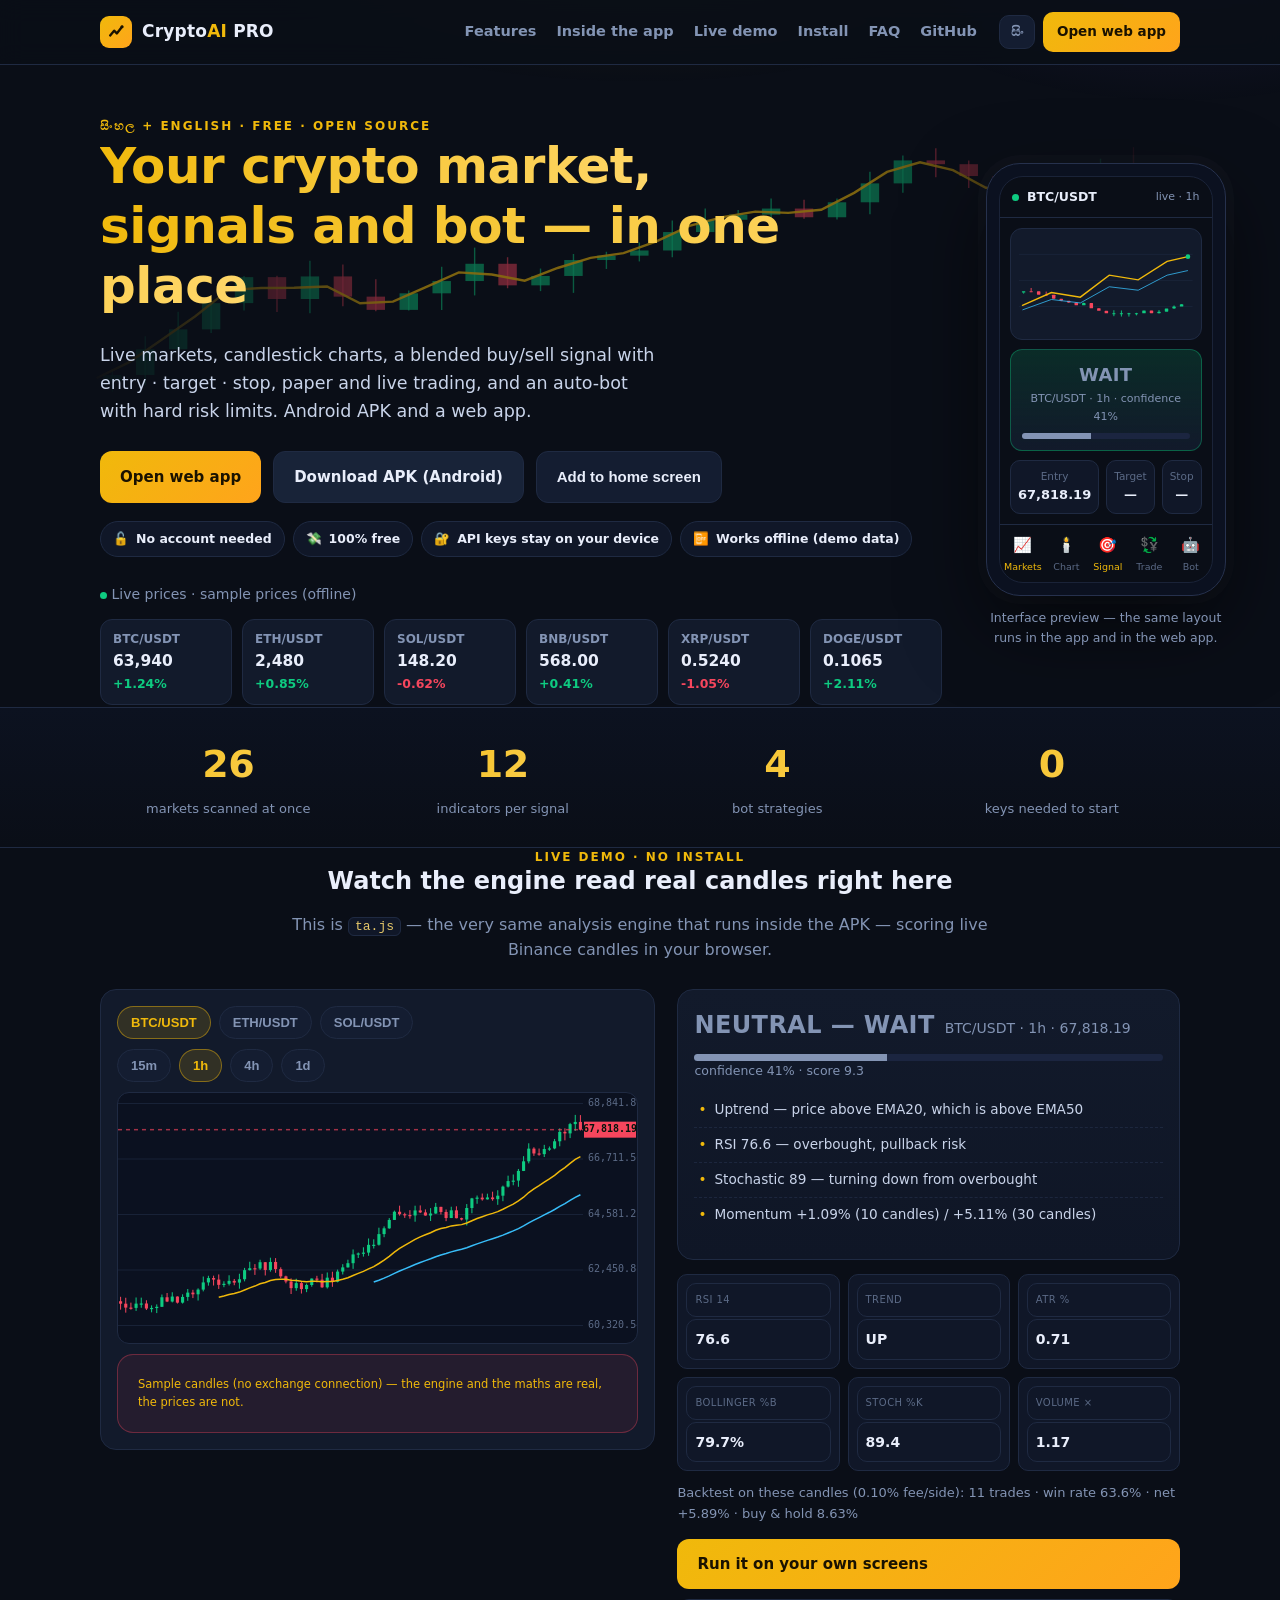
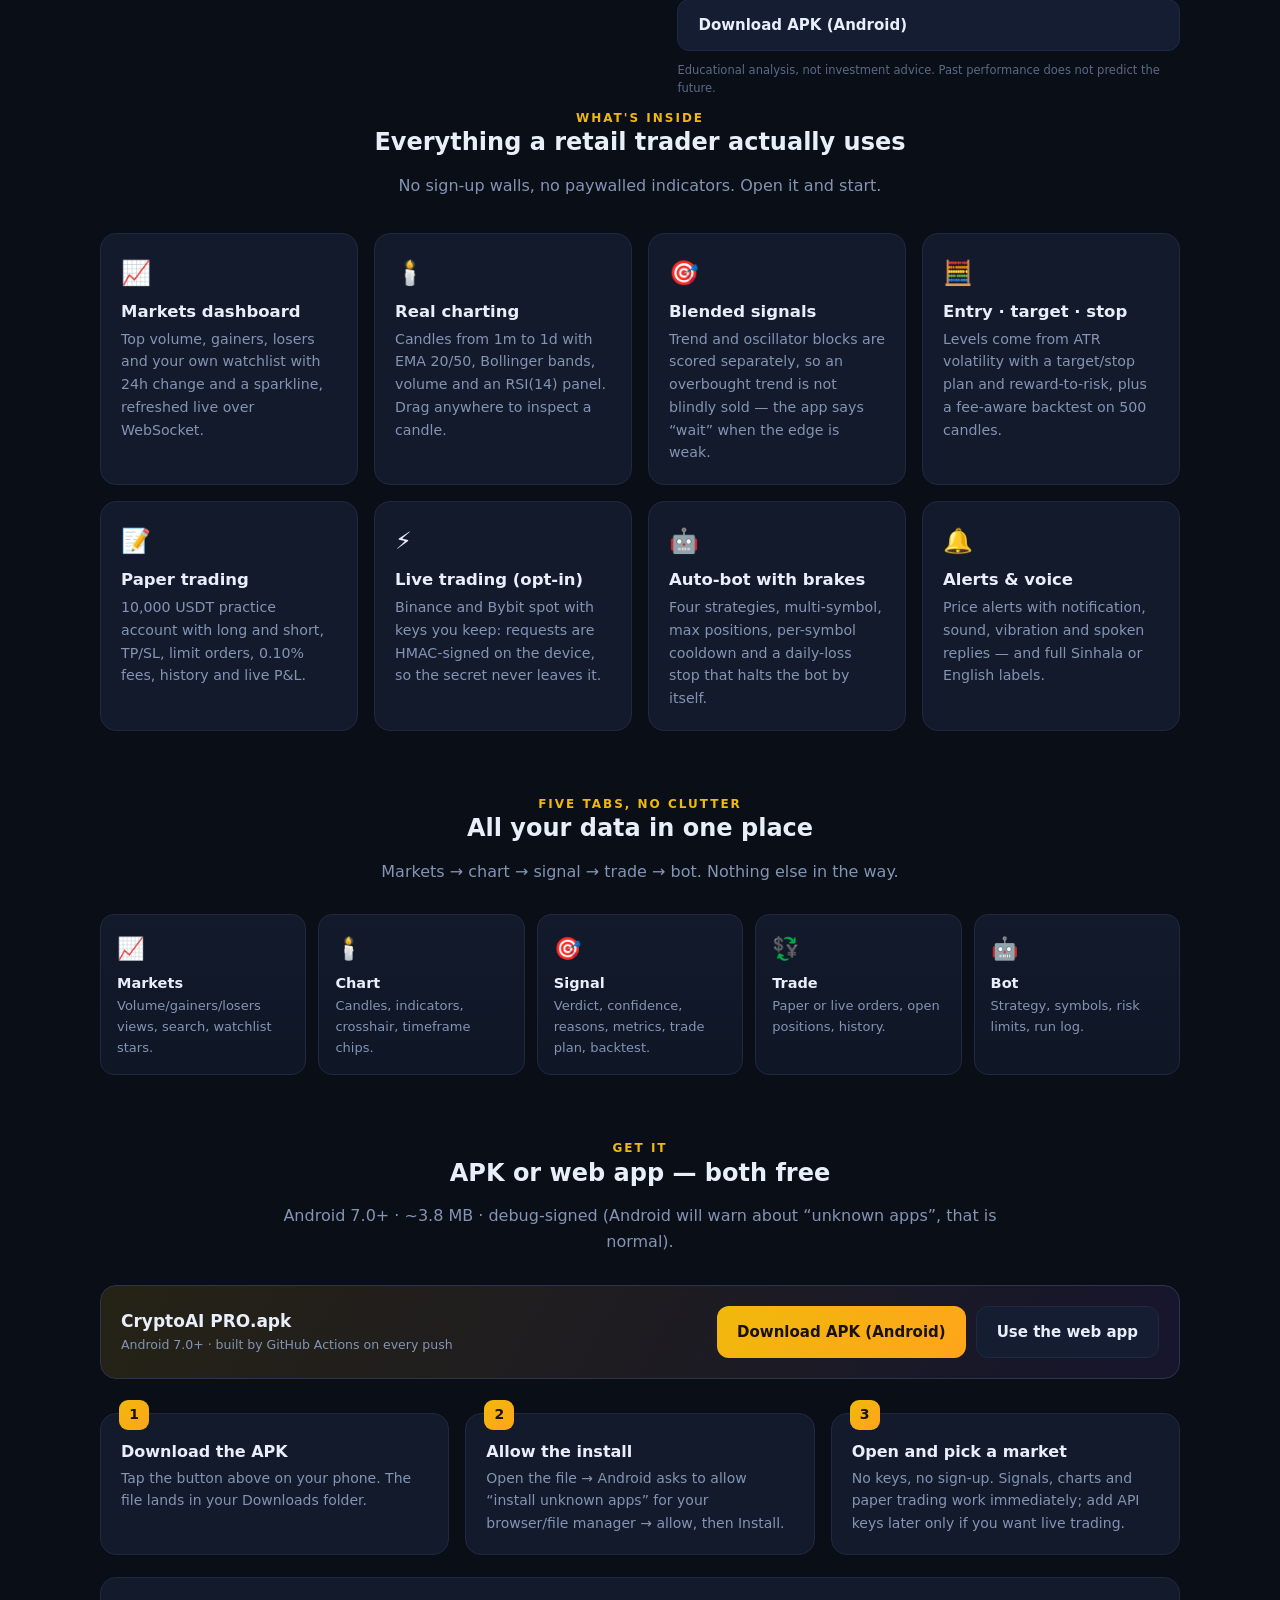
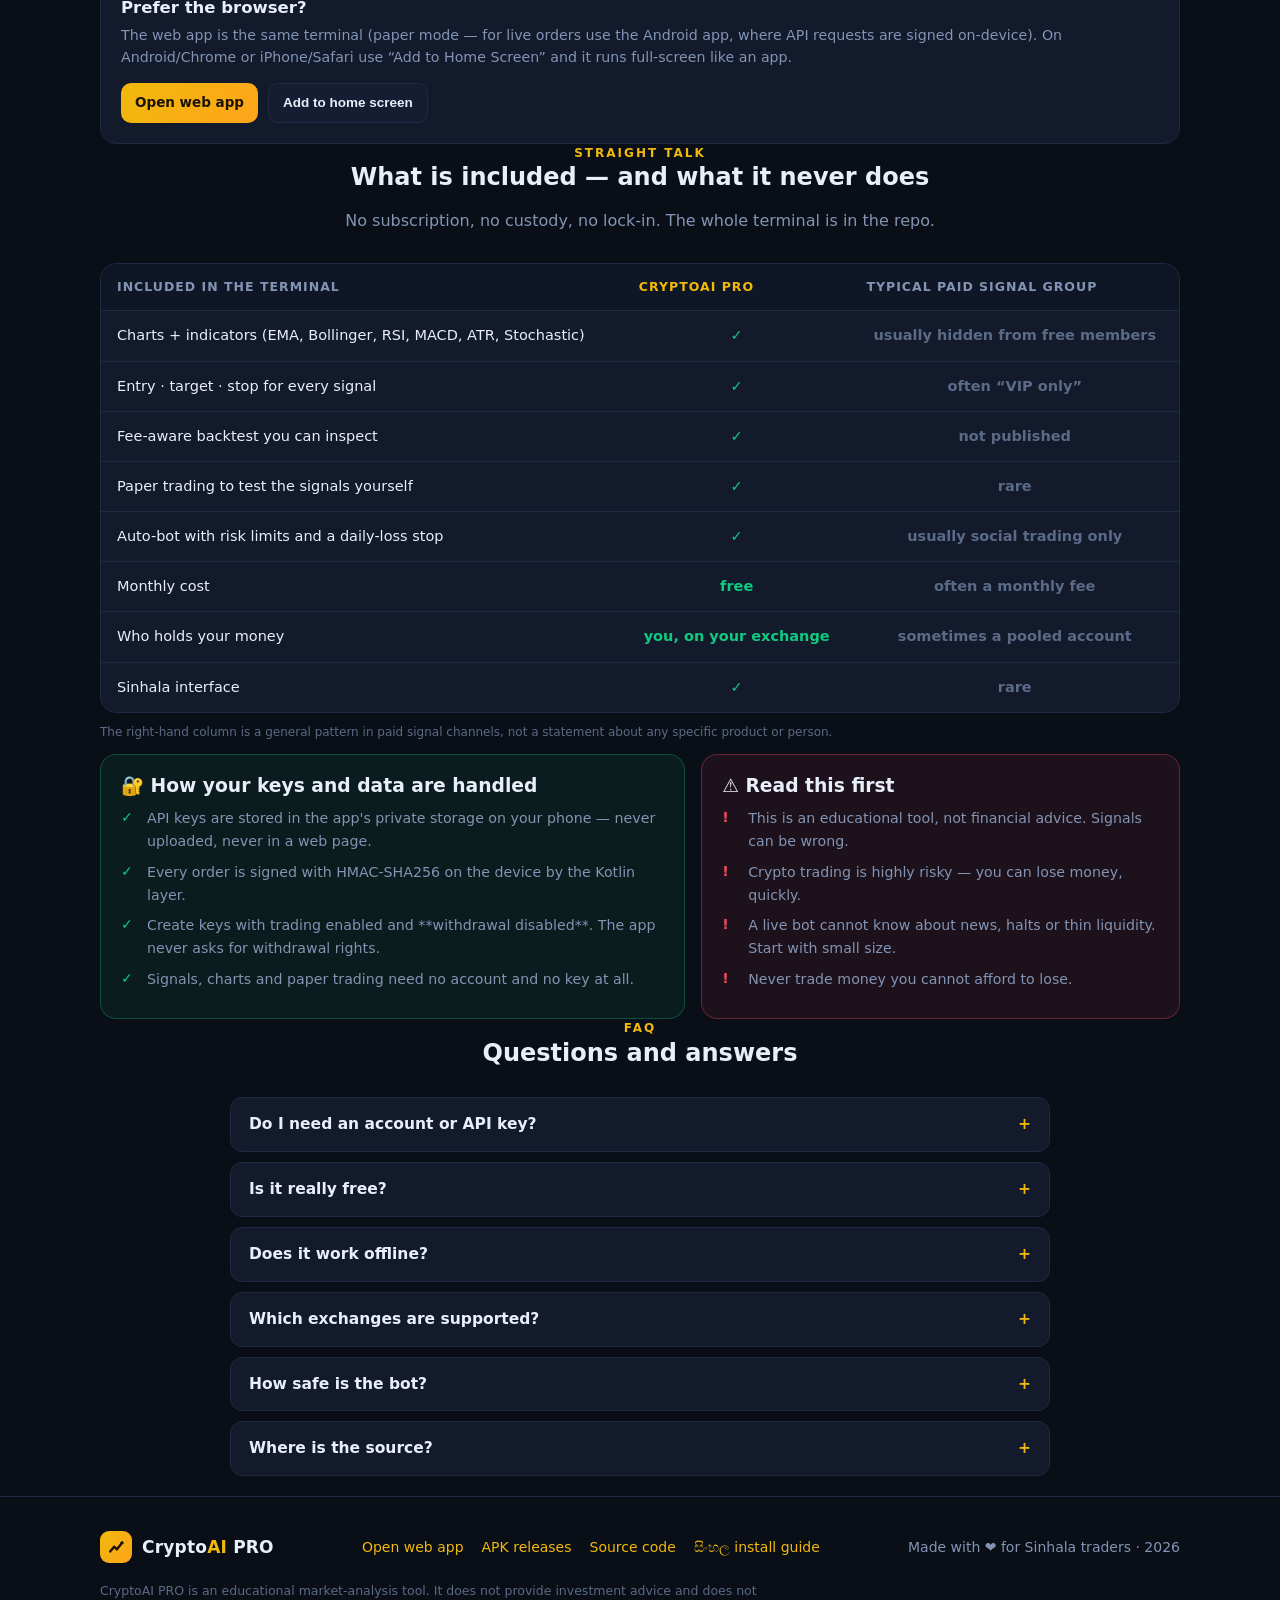
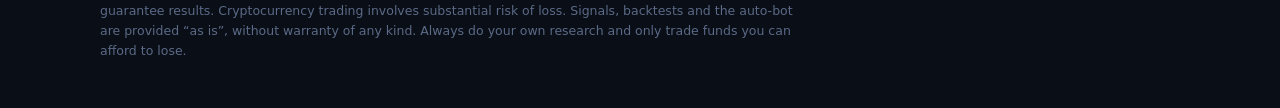
<file: web/index.html>
<!doctype html>
<html lang="en">
<head>
<meta charset="utf-8">
<meta name="viewport" content="width=device-width,initial-scale=1">
<title>CryptoAI PRO — Sinhala + English crypto terminal (APK + Web App)</title>
<meta name="description" content="CryptoAI PRO — free Sinhala/English crypto terminal: live markets, candlestick charts, buy/sell signals with entry/TP/SL, paper and live trading, an auto-bot with risk limits and price alerts. Android APK and a web app — no account needed for signals or paper trading.">
<link rel="canonical" href="https://rusindu12.github.io/Rs-et/">
<meta property="og:url" content="https://rusindu12.github.io/Rs-et/">
<meta name="theme-color" content="#0a0e17">
<meta name="color-scheme" content="dark">

<meta property="og:type" content="website">
<meta property="og:site_name" content="CryptoAI PRO">
<meta property="og:title" content="CryptoAI PRO — Sinhala + English crypto terminal">
<meta property="og:description" content="Live markets, candles, buy/sell signals (entry · TP · SL), paper + live trading, auto-bot with risk limits. Android APK + web app. Free, no account needed.">
<meta property="og:image" content="https://rusindu12.github.io/Rs-et/og-cover.png">
<meta property="og:image:width" content="1200">
<meta property="og:image:height" content="630">
<meta name="twitter:card" content="summary_large_image">
<meta name="twitter:title" content="CryptoAI PRO — Sinhala + English crypto terminal">
<meta name="twitter:description" content="Live markets, candles, signals with entry/TP/SL, paper + live trading, auto-bot. APK + web app.">
<meta name="twitter:image" content="https://rusindu12.github.io/Rs-et/og-cover.png">

<meta name="robots" content="index,follow">
<meta property="og:locale" content="en_US">
<meta property="og:locale:alternate" content="si_LK">
<link rel="preconnect" href="https://api.binance.com" crossorigin>
<link rel="dns-prefetch" href="https://api.binance.com">
<link rel="sitemap" type="application/xml" href="sitemap.xml">
<link rel="icon" href="icons/favicon-32.png" sizes="32x32">
<link rel="apple-touch-icon" href="icons/apple-touch-icon.png">
<link rel="manifest" href="manifest.webmanifest">
<script type="application/ld+json">
{"@context":"https://schema.org","@type":"SoftwareApplication","name":"CryptoAI PRO",
 "applicationCategory":"FinanceApplication","operatingSystem":"Android 7.0+ , Web",
 "description":"Sinhala and English crypto terminal: live markets, candlesticks, signals with entry/target/stop, paper and live trading, auto-bot with risk limits.",
 "offers":{"@type":"Offer","price":"0","priceCurrency":"USD"},
 "downloadUrl":"https://github.com/Rusindu12/Rs-et/releases/download/cryptoai-apk-latest/CryptoAI-PRO.apk",
 "url":"https://rusindu12.github.io/Rs-et/","codeRepository":"https://github.com/Rusindu12/Rs-et"}
</script>

<style>
:root{
  --bg:#0a0e17; --bg2:#0d1424; --card:#121a2b; --card2:#16203a; --line:#1f2a42;
  --txt:#e9eefb; --mut:#8394b4; --dim:#5b6a86;
  --gold:#f0b90b; --gold2:#ffa41b; --up:#0ecb81; --dn:#f6465d; --ai:#8b5cf6; --info:#38bdf8;
  --r:16px; --maxw:1120px;
}
*{box-sizing:border-box}
html{scroll-behavior:smooth}
body{
  margin:0;background:var(--bg);color:var(--txt);
  font:16px/1.6 -apple-system,BlinkMacSystemFont,"Segoe UI",Roboto,"Noto Sans Sinhala",system-ui,sans-serif;
  -webkit-font-smoothing:antialiased;overflow-x:hidden
}
body::before{ /* ambient glow */
  content:"";position:fixed;inset:-20% -10% auto -10%;height:70vh;pointer-events:none;z-index:0;
  background:radial-gradient(50% 60% at 50% 0%,rgba(240,185,11,.16),transparent 70%),
             radial-gradient(35% 50% at 85% 10%,rgba(139,92,246,.14),transparent 70%);
}
a{color:var(--gold);text-decoration:none}
a:hover{text-decoration:underline}
h1,h2,h3{line-height:1.2;margin:0 0 .5em}
img,svg{max-width:100%}
.wrap{max-width:var(--maxw);margin:0 auto;padding:0 20px;position:relative;z-index:1}
section{padding:64px 0;position:relative;z-index:1}
.eyebrow{font-size:12px;letter-spacing:2px;text-transform:uppercase;color:var(--gold);font-weight:700}
.mut{color:var(--mut)}.small{font-size:14px}.tiny{font-size:12.5px}
.center{text-align:center}

/* ---------- header ---------- */
header{
  position:sticky;top:0;z-index:20;background:rgba(10,14,23,.86);backdrop-filter:blur(12px);
  border-bottom:1px solid var(--line)
}
.hbar{max-width:var(--maxw);margin:0 auto;padding:12px 20px;display:flex;align-items:center;gap:14px}
.brand{display:flex;align-items:center;gap:10px;font-weight:800;font-size:17px;letter-spacing:.2px}
.brand .pro{color:var(--gold)}
.logo{width:32px;height:32px;border-radius:9px;background:linear-gradient(135deg,var(--gold),var(--gold2));display:grid;place-items:center;flex:0 0 auto}
nav.top{display:flex;gap:20px;margin-left:auto;font-size:14.5px}
nav.top a{color:var(--mut);font-weight:600}
nav.top a:hover{color:var(--txt);text-decoration:none}
.hbtns{display:flex;gap:8px;align-items:center;margin-left:8px}
.langbtn{background:#141d31;border:1px solid var(--line);color:var(--mut);font-weight:700;font-size:13px;padding:8px 11px;border-radius:10px;cursor:pointer}
.langbtn:hover{color:var(--txt)}

/* ---------- buttons ---------- */
.btn{display:inline-flex;align-items:center;gap:8px;padding:13px 20px;border-radius:12px;font-weight:700;font-size:15px;border:1px solid var(--line);background:#182338;color:var(--txt);cursor:pointer;transition:transform .12s ease}
.btn:hover{transform:translateY(-1px);text-decoration:none}
.btn.primary{background:linear-gradient(135deg,var(--gold),var(--gold2));color:#1a1200;border:0}
.btn.ghost{background:#141d31;color:var(--txt)}
.btn.sm{padding:9px 14px;font-size:13.5px;border-radius:10px}
.btn[disabled]{opacity:.5;cursor:default;transform:none}

/* ---------- hero ---------- */
.hero{display:grid;grid-template-columns:1.06fr .94fr;gap:44px;align-items:center;padding-top:52px}
.hero h1{font-size:clamp(30px,4.4vw,50px);letter-spacing:-.5px}
.hero h1 span{background:linear-gradient(120deg,var(--gold),#ffd76a);-webkit-background-clip:text;background-clip:text;color:transparent}
.hero p.lead{font-size:17.5px;color:#c9d4ea;max-width:50ch}
.cta{display:flex;flex-wrap:wrap;gap:12px;margin:26px 0 18px}
.trust{display:flex;flex-wrap:wrap;gap:8px}
.pill{display:inline-flex;align-items:center;gap:7px;background:#101728;border:1px solid var(--line);border-radius:999px;padding:7px 12px;font-size:12.5px;color:var(--mut)}
.pill b{color:var(--txt);font-weight:600}

/* ---------- price strip ---------- */
.strip{display:flex;gap:10px;overflow-x:auto;padding:6px 0 2px;scrollbar-width:none}
.strip::-webkit-scrollbar{display:none}
.pk{flex:0 0 auto;min-width:132px;background:var(--card);border:1px solid var(--line);border-radius:12px;padding:10px 12px}
.pk .s{font-size:12px;color:var(--mut);font-weight:700}
.pk .p{font-size:15.5px;font-weight:700;font-variant-numeric:tabular-nums}
.pk .c{font-size:12.5px;font-weight:700}
.up{color:var(--up)}.dn{color:var(--dn)}
.livedot{width:7px;height:7px;border-radius:50%;background:var(--up);display:inline-block;animation:pulse 2s infinite}
@keyframes pulse{0%{box-shadow:0 0 0 0 rgba(14,203,129,.5)}70%{box-shadow:0 0 0 8px rgba(14,203,129,0)}100%{box-shadow:0 0 0 0 rgba(14,203,129,0)}}

/* ---------- phone mockup ---------- */
.phone{
  width:min(330px,100%);margin:0 auto;background:#0b1120;border:1px solid #26314d;border-radius:34px;
  padding:12px;box-shadow:0 30px 80px rgba(0,0,0,.55),0 0 0 8px rgba(255,255,255,.02)
}
.screen{background:var(--bg);border-radius:24px;overflow:hidden;border:1px solid #1a2338}
.sbar{display:flex;align-items:center;gap:8px;padding:10px 12px;border-bottom:1px solid var(--line);font-size:12.5px}
.sbar .dot{width:7px;height:7px;border-radius:50%;background:var(--up)}
.sbar .nm{font-weight:800}
.sbar .mut{margin-left:auto;font-size:11px}
.sbody{padding:10px}
.chartbox{background:var(--card);border:1px solid var(--line);border-radius:12px;padding:8px}
.verd{margin-top:9px;background:linear-gradient(180deg,rgba(14,203,129,.16),var(--card));border:1px solid rgba(14,203,129,.35);border-radius:12px;padding:11px;text-align:center}
.verd .v{font-weight:900;font-size:18px;color:var(--up);letter-spacing:.4px}
.verd .m{font-size:11px;color:var(--mut)}
.bar{height:6px;border-radius:4px;background:#1b2540;overflow:hidden;margin:8px auto 0;max-width:170px}
.bar i{display:block;height:100%;width:66%;background:var(--up)}
.lv{display:grid;grid-template-columns:1fr 1fr 1fr;gap:7px;margin-top:9px}
.lv div{background:#101728;border:1px solid var(--line);border-radius:10px;padding:7px;text-align:center;font-size:10.5px;color:var(--dim)}
.lv b{display:block;font-size:13px;color:var(--txt);font-variant-numeric:tabular-nums}
.sn{display:flex;border-top:1px solid var(--line);font-size:9.5px;color:var(--dim)}
.sn span{flex:1;text-align:center;padding:8px 2px}
.sn span.on{color:var(--gold)}
.sn span i{display:block;font-style:normal;font-size:15px;margin-bottom:2px}

/* ---------- cards ---------- */
.grid{display:grid;gap:16px;grid-template-columns:repeat(4,1fr)}
.card{background:var(--card);border:1px solid var(--line);border-radius:var(--r);padding:20px;transition:border-color .15s ease,transform .15s ease}
.card:hover{border-color:#2c3a5c;transform:translateY(-2px)}
.card .ic{font-size:24px;margin-bottom:10px}
.card h3{font-size:16.5px;margin-bottom:6px}
.card p{margin:0;color:var(--mut);font-size:14.2px}
.span2{grid-column:span 2}

/* ---------- tabs showcase ---------- */
.tabsbox{display:grid;gap:12px;grid-template-columns:repeat(5,1fr)}
.tabcard{background:linear-gradient(180deg,#121a2b,#0f1626);border:1px solid var(--line);border-radius:14px;padding:16px}
.tabcard .ic{font-size:22px}
.tabcard h3{font-size:14.5px;margin:8px 0 4px}
.tabcard p{margin:0;font-size:13px;color:var(--mut)}

/* ---------- steps ---------- */
.steps{display:grid;gap:16px;grid-template-columns:repeat(3,1fr);counter-reset:s}
.step{background:var(--card);border:1px solid var(--line);border-radius:var(--r);padding:20px;position:relative}
.step::before{counter-increment:s;content:counter(s);position:absolute;top:-14px;left:18px;width:30px;height:30px;border-radius:9px;background:linear-gradient(135deg,var(--gold),var(--gold2));color:#1a1200;font-weight:900;display:grid;place-items:center;font-size:14px}
.step h3{font-size:16px;margin:8px 0 6px}
.step p{margin:0;color:var(--mut);font-size:14px}
.dlbox{display:flex;flex-wrap:wrap;gap:14px;align-items:center;justify-content:space-between;background:linear-gradient(120deg,rgba(240,185,11,.12),rgba(139,92,246,.10));border:1px solid #2c3550;border-radius:var(--r);padding:20px}
.dlbox .meta{font-size:12.5px;color:var(--mut)}
code{background:#101728;border:1px solid var(--line);border-radius:6px;padding:1px 6px;font-size:13px;color:#e6c86a}

/* ---------- safety ---------- */
.safety{display:grid;gap:16px;grid-template-columns:1.1fr .9fr}
.warn{background:rgba(246,70,93,.08);border:1px solid rgba(246,70,93,.35);border-radius:var(--r);padding:20px}
.safe{background:rgba(14,203,129,.07);border:1px solid rgba(14,203,129,.3);border-radius:var(--r);padding:20px}
ul.ticks{margin:10px 0 0;padding-left:0;list-style:none}
ul.ticks li{position:relative;padding-left:26px;margin-bottom:8px;color:var(--mut);font-size:14.2px}
ul.ticks li::before{content:"✓";position:absolute;left:0;top:-1px;color:var(--up);font-weight:800}
.warn ul.ticks li::before{content:"!";color:var(--dn)}

/* ---------- faq ---------- */
.faq{max-width:820px;margin:0 auto}
details{background:var(--card);border:1px solid var(--line);border-radius:12px;padding:14px 18px;margin-bottom:10px}
details[open]{border-color:#2c3a5c}
summary{cursor:pointer;font-weight:700;font-size:15.5px;list-style:none}
summary::-webkit-details-marker{display:none}
summary::after{content:"+";float:right;color:var(--gold);font-weight:800}
details[open] summary::after{content:"–"}
details p{margin:10px 0 0;color:var(--mut);font-size:14.3px}

/* ---------- footer ---------- */
footer{border-top:1px solid var(--line);padding:34px 0;margin-top:20px;position:relative;z-index:1}
.fgrid{display:flex;flex-wrap:wrap;gap:16px;justify-content:space-between;align-items:center}
.flinks{display:flex;flex-wrap:wrap;gap:18px;font-size:14px}
.disclaimer{color:var(--dim);font-size:12.5px;margin-top:18px;max-width:90ch}

/* ---------- hero canvas ---------- */
.hero{position:relative}
#heroCanvas{position:absolute;inset:0;width:100%;height:100%;opacity:.55;pointer-events:none;z-index:0;
  mask-image:linear-gradient(90deg,transparent,#000 30%,#000 70%,transparent)}
.hero > div{position:relative;z-index:1}

/* ---------- stats band ---------- */
.band{border-top:1px solid var(--line);border-bottom:1px solid var(--line);background:linear-gradient(180deg,#0c1220,#0a0e17)}
.stats{display:grid;grid-template-columns:repeat(4,1fr);gap:18px;padding:26px 20px}
.stat{text-align:center}
.stat b{display:block;font-size:clamp(26px,3.4vw,38px);font-weight:900;letter-spacing:-.5px;
  background:linear-gradient(120deg,var(--gold),#ffd76a);-webkit-background-clip:text;background-clip:text;color:transparent}
.stat span{font-size:13px;color:var(--mut)}

/* ---------- live demo ---------- */
.demo{display:grid;grid-template-columns:1.05fr .95fr;gap:22px;align-items:start}
.panel{background:var(--card);border:1px solid var(--line);border-radius:var(--r);padding:16px}
.chips{display:flex;gap:8px;flex-wrap:wrap;margin-bottom:10px}
.chip{padding:8px 13px;border-radius:999px;background:#141d31;border:1px solid var(--line);color:var(--mut);
  font-size:13px;font-weight:700;cursor:pointer}
.chip.on{background:rgba(240,185,11,.14);border-color:rgba(240,185,11,.45);color:var(--gold)}
.chartwrap{position:relative;border:1px solid var(--line);border-radius:12px;overflow:hidden;background:#0b1120}
#demoChart{display:block;width:100%;height:250px}
.charttip{position:absolute;pointer-events:none;background:rgba(10,14,23,.94);border:1px solid var(--line);border-radius:8px;
  padding:6px 9px;font-size:11px;display:none;font-variant-numeric:tabular-nums}
.vcard{border:1px solid var(--line);border-radius:var(--r);padding:16px;background:linear-gradient(180deg,#121a2b,#0f1626)}
.vcard.buy{border-color:rgba(14,203,129,.4);background:linear-gradient(180deg,rgba(14,203,129,.13),#0f1626)}
.vcard.sell{border-color:rgba(246,70,93,.4);background:linear-gradient(180deg,rgba(246,70,93,.13),#0f1626)}
.vrow{display:flex;align-items:baseline;gap:10px;flex-wrap:wrap}
.vbadge{font-size:24px;font-weight:900;letter-spacing:.4px;color:var(--mut)}
.vcard.buy .vbadge{color:var(--up)}.vcard.sell .vbadge{color:var(--dn)}
.gauge{height:7px;border-radius:4px;background:#1b2540;overflow:hidden;margin-top:10px}
.gauge i{display:block;height:100%;width:0;background:var(--up);transition:width .5s ease}
.reasons{list-style:none;margin:12px 0 0;padding:0;font-size:13.6px;color:#c9d4ea}
.reasons li{padding:6px 0 6px 20px;position:relative;border-bottom:1px dashed rgba(31,42,66,.85)}
.reasons li:last-child{border-bottom:0}
.reasons li::before{content:"•";position:absolute;left:4px;color:var(--gold)}
.lrow{display:grid;grid-template-columns:1fr 1fr 1fr;gap:8px;margin-top:12px}
.lrow div{background:#101728;border:1px solid var(--line);border-radius:10px;padding:8px;text-align:center;font-size:10.5px;color:var(--dim)}
.lrow b{display:block;font-size:14px;color:var(--txt);font-variant-numeric:tabular-nums}
.mini{display:grid;grid-template-columns:repeat(3,1fr);gap:8px;margin-top:14px}
.mini div{background:#101728;border:1px solid var(--line);border-radius:10px;padding:8px}
.mini .k{font-size:10px;color:var(--dim);text-transform:uppercase;letter-spacing:.4px}
.mini .v{font-size:14px;font-weight:700;margin-top:2px;font-variant-numeric:tabular-nums}
.btline{margin-top:12px;font-size:13px;color:var(--mut)}
.btline b{color:var(--txt)}
.srcnote{font-size:11.5px;color:var(--dim);margin-top:10px}
.srcnote.warn{color:var(--gold)}
.demo-cta{display:grid;grid-template-columns:1fr;gap:10px;margin-top:14px}
.block{display:block;width:100%}

/* ---------- included matrix ---------- */
.cmp{overflow-x:auto;border:1px solid var(--line);border-radius:var(--r);background:var(--card)}
table.matrix{width:100%;border-collapse:collapse;min-width:560px;font-size:14.5px}
table.matrix th,table.matrix td{padding:13px 16px;text-align:left;border-bottom:1px solid var(--line)}
table.matrix thead th{font-size:12.5px;letter-spacing:1px;text-transform:uppercase;color:var(--mut);background:#0f1626}
table.matrix thead th:nth-child(2){color:var(--gold)}
table.matrix td:nth-child(2),table.matrix td:nth-child(3){text-align:center;font-weight:700}
table.matrix tr:last-child td{border-bottom:0}
.yes{color:var(--up)}.no{color:var(--dim)}
.fineprint{font-size:12px;color:var(--dim);margin-top:10px}

/* ---------- misc ---------- */
.reveal{opacity:0;transform:translateY(14px);transition:opacity .5s ease,transform .5s ease}
.reveal.in{opacity:1;transform:none}
.skip{position:absolute;left:-9999px;top:0;background:var(--gold);color:#1a1200;padding:10px 14px;border-radius:0 0 10px 0;font-weight:700;z-index:50}
.skip:focus{left:0}
:focus-visible{outline:2px solid var(--gold);outline-offset:2px;border-radius:6px}
@media (prefers-reduced-motion:reduce){*{animation:none!important;transition:none!important}.reveal{opacity:1;transform:none}#heroCanvas{display:none}}
@media (max-width:960px){
  .demo{grid-template-columns:1fr}
  .stats{grid-template-columns:repeat(2,1fr)}
  .hero{grid-template-columns:1fr;gap:34px}
  .grid{grid-template-columns:repeat(2,1fr)}
  .tabsbox{grid-template-columns:repeat(2,1fr)}
  .steps{grid-template-columns:1fr}
  .safety{grid-template-columns:1fr}
  /* keep the section links reachable on phones: wrap them onto a scrollable second row */
  .hbar{flex-wrap:wrap}
  nav.top{order:3;width:100%;margin:6px -4px 0;padding:0 4px 2px;gap:16px;
    overflow-x:auto;scrollbar-width:none;white-space:nowrap;-webkit-overflow-scrolling:touch}
  nav.top::-webkit-scrollbar{display:none}
  nav.top a{font-size:14px}
}
@media (max-width:560px){
  .grid{grid-template-columns:1fr}
  .span2{grid-column:span 1}
  section{padding:46px 0}
  .tabsbox{grid-template-columns:1fr}
  .hbar{padding:10px 14px;gap:9px}
  .brand{font-size:15.5px}
  .hbtns .btn{padding:9px 12px;font-size:13px}
  .btn{padding:12px 16px;font-size:14.5px}
  .hero h1{font-size:30px}
  .dlbox{padding:16px}
}
</style>
</head>
<body>
<a class="skip" href="#features" data-i18n="a11y.skip">Skip to content</a>

<header>
  <div class="hbar">
    <div class="brand">
      <span class="logo">
        <svg width="19" height="19" viewBox="0 0 24 24" aria-hidden="true"><path d="M4 17l5-6 3.4 3.4L19 6" fill="none" stroke="#1a1200" stroke-width="3" stroke-linecap="round" stroke-linejoin="round"/><circle cx="19" cy="6" r="2" fill="#1a1200"/></svg>
      </span>
      <span>Crypto<span class="pro">AI</span> PRO</span>
    </div>
    <nav class="top">
      <a href="#features" data-i18n="nav.features">Features</a>
      <a href="#inside" data-i18n="nav.inside">Inside the app</a>
      <a href="#demo" data-i18n="nav.demo">Live demo</a>
      <a href="#install" data-i18n="nav.install">Install</a>
      <a href="#faq" data-i18n="nav.faq">FAQ</a>
      <a href="https://github.com/Rusindu12/Rs-et" target="_blank" rel="noopener">GitHub</a>
    </nav>
    <div class="hbtns">
      <button class="langbtn" id="langBtn" aria-label="Switch language / භාෂාව මාරු කරන්න">සිං</button>
      <a class="btn sm primary" href="app/" data-i18n="cta.open">Open web app</a>
    </div>
  </div>
</header>

<main>
  <!-- ============================= hero ============================= -->
  <section class="hero wrap">
    <canvas id="heroCanvas" aria-hidden="true"></canvas>
    <div>
      <div class="eyebrow" data-i18n="hero.eyebrow">සිංහල + English · free · open source</div>
      <h1><span data-i18n="hero.h1a">Your crypto market,</span><br><span data-i18n="hero.h1b">signals and bot — in one place</span></h1>
      <p class="lead" data-i18n="hero.lead">
        Live markets, candlestick charts, a blended buy/sell signal with entry · target · stop,
        paper and live trading, and an auto-bot with hard risk limits. Android APK and a web app.
      </p>
      <div class="cta">
        <a class="btn primary" href="app/" data-i18n="cta.open">Open web app</a>
        <a class="btn" id="dlApk" href="https://github.com/Rusindu12/Rs-et/releases/download/cryptoai-apk-latest/CryptoAI-PRO.apk" data-i18n="cta.apk">Download APK (Android)</a>
        <button class="btn ghost" id="pwaBtn" hidden data-i18n="cta.pwa">Add to home screen</button>
      </div>
      <div class="trust">
        <span class="pill">🔓 <b data-i18n="trust.noacct">No account needed</b></span>
        <span class="pill">💸 <b data-i18n="trust.free">100% free</b></span>
        <span class="pill">🔐 <b data-i18n="trust.keys">API keys stay on your device</b></span>
        <span class="pill">📴 <b data-i18n="trust.offline">Works offline (demo data)</b></span>
      </div>
      <div style="margin-top:26px">
        <div class="small mut" style="margin-bottom:8px"><span class="livedot"></span>
          <span data-i18n="strip.live">Live prices</span> · <span id="stripSrc" class="mut">Binance</span></div>
        <div class="strip" id="strip"></div>
      </div>
    </div>

    <!-- phone mockup -->
    <div>
      <div class="phone">
        <div class="screen">
          <div class="sbar">
            <span class="dot"></span><span class="nm">BTC/USDT</span>
            <span class="mut" id="pvTf" data-i18n="phone.live">live · 1h</span>
          </div>
          <div class="sbody">
            <div class="chartbox">
              <svg viewBox="0 0 300 150" role="img" aria-label="candlestick chart">
                <g stroke="#1f2a42" stroke-width="1">
                  <line x1="0" y1="30" x2="300" y2="30"/><line x1="0" y1="75" x2="300" y2="75"/><line x1="0" y1="120" x2="300" y2="120"/>
                </g>
                <g id="candles"></g>
                <path d="M6 118 L56 96 L106 104 L156 66 L206 74 L256 42 L292 34" fill="none" stroke="#f0b90b" stroke-width="2.4" stroke-linecap="round"/>
                <path d="M6 126 L56 108 L106 114 L156 86 L206 92 L256 66 L292 58" fill="none" stroke="#38bdf8" stroke-width="1.6" opacity=".85"/>
                <circle cx="292" cy="34" r="4" fill="#0ecb81"/>
              </svg>
            </div>
            <div class="verd" id="pvCard">
              <div class="v" id="pvBadge" data-i18n="phone.verdict">BUY</div>
              <div class="m"><span id="pvPair">BTC/USDT · 1h</span> · <span id="pvConf" data-i18n="phone.conf">confidence 66%</span></div>
              <div class="bar"><i id="pvBar"></i></div>
            </div>
            <div class="lv">
              <div><span data-i18n="phone.entry">Entry</span><b id="pvEntry">63,940</b></div>
              <div><span data-i18n="phone.tp">Target</span><b class="up" id="pvTp">65,120</b></div>
              <div><span data-i18n="phone.sl">Stop</span><b class="dn" id="pvSl">63,180</b></div>
            </div>
          </div>
          <div class="sn">
            <span class="on"><i>📈</i><span data-i18n="tab.markets">Markets</span></span>
            <span><i>🕯️</i><span data-i18n="tab.chart">Chart</span></span>
            <span class="on"><i>🎯</i><span data-i18n="tab.signal">Signal</span></span>
            <span><i>💱</i><span data-i18n="tab.trade">Trade</span></span>
            <span><i>🤖</i><span data-i18n="tab.bot">Bot</span></span>
          </div>
        </div>
      </div>
      <p class="center tiny mut" style="margin-top:12px" data-i18n="phone.note">Interface preview — the same layout runs in the app and in the web app.</p>
    </div>
  </section>

  <!-- ============================ stats band ========================= -->
  <section class="band" style="padding:0" aria-label="At a glance">
    <div class="wrap stats">
      <div class="stat"><b data-count="26">0</b><span data-i18n="stat.pairs">markets scanned at once</span></div>
      <div class="stat"><b data-count="12">0</b><span data-i18n="stat.indicators">indicators per signal</span></div>
      <div class="stat"><b data-count="4">0</b><span data-i18n="stat.strategies">bot strategies</span></div>
      <div class="stat"><b data-count="0">0</b><span data-i18n="stat.keys">keys needed to start</span></div>
    </div>
  </section>

  <!-- ============================ live demo ========================== -->
  <section id="demo" class="wrap">
    <div class="center" style="max-width:760px;margin:0 auto 26px">
      <div class="eyebrow" data-i18n="demo.eyebrow">Live demo · no install</div>
      <h2 data-i18n="demo.h2">Watch the engine read real candles right here</h2>
      <p class="mut" data-i18n="demo.sub">This is <code>ta.js</code> — the very same analysis engine that runs inside the APK — scoring live Binance candles in your browser.</p>
    </div>
    <div class="demo">
      <div class="panel">
        <div class="chips" id="demoPairs" role="group" aria-label="Market"></div>
        <div class="chips" id="demoTfs" role="group" aria-label="Timeframe"></div>
        <div class="chartwrap">
          <canvas id="demoChart" role="img" aria-label="Candlestick chart of the selected market"></canvas>
          <div class="charttip" id="demoTip"></div>
        </div>
        <div class="srcnote" id="demoSrc"><span data-i18n="demo.loading">Fetching candles…</span></div>
      </div>
      <div>
        <div class="vcard" id="demoVerdict" aria-live="polite">
          <div class="vrow">
            <span class="vbadge" id="dvBadge">—</span>
            <span class="small mut" id="dvPair">BTC/USDT · 1h</span>
          </div>
          <div class="gauge"><i id="dvBar"></i></div>
          <div class="tiny mut" id="dvConf"></div>
          <ul class="reasons" id="dvReasons"></ul>
          <div class="lrow" id="dvLevels" hidden></div>
        </div>
        <div class="mini" id="dvMetrics"></div>
        <div class="btline" id="dvBacktest"></div>
        <div class="demo-cta">
          <a class="btn primary block" href="app/" data-i18n="demo.open">Run it on your own screens</a>
          <a class="btn ghost block" href="https://github.com/Rusindu12/Rs-et/releases/download/cryptoai-apk-latest/CryptoAI-PRO.apk" data-i18n="cta.apk">Download APK (Android)</a>
        </div>
        <p class="srcnote" data-i18n="demo.disc">Educational analysis, not investment advice. Past performance does not predict the future.</p>
      </div>
    </div>
  </section>

  <!-- =========================== features =========================== -->
  <section id="features" class="wrap">
    <div class="center" style="max-width:720px;margin:0 auto 34px">
      <div class="eyebrow" data-i18n="feat.eyebrow">What's inside</div>
      <h2 data-i18n="feat.h2">Everything a retail trader actually uses</h2>
      <p class="mut" data-i18n="feat.sub">No sign-up walls, no paywalled indicators. Open it and start.</p>
    </div>
    <div class="grid">
      <div class="card reveal"><div class="ic">📈</div><h3 data-i18n="f1.t">Markets dashboard</h3><p data-i18n="f1.d">Top volume, gainers, losers and your own watchlist with 24h change and a sparkline, refreshed live over WebSocket.</p></div>
      <div class="card reveal"><div class="ic">🕯️</div><h3 data-i18n="f2.t">Real charting</h3><p data-i18n="f2.d">Candles from 1m to 1d with EMA 20/50, Bollinger bands, volume and an RSI(14) panel. Drag anywhere to inspect a candle.</p></div>
      <div class="card reveal"><div class="ic">🎯</div><h3 data-i18n="f3.t">Blended signals</h3><p data-i18n="f3.d">Trend and oscillator blocks are scored separately, so an overbought trend is not blindly sold — the app says “wait” when the edge is weak.</p></div>
      <div class="card reveal"><div class="ic">🧮</div><h3 data-i18n="f4.t">Entry · target · stop</h3><p data-i18n="f4.d">Levels come from ATR volatility with a target/stop plan and reward-to-risk, plus a fee-aware backtest on 500 candles.</p></div>
      <div class="card reveal"><div class="ic">📝</div><h3 data-i18n="f5.t">Paper trading</h3><p data-i18n="f5.d">10,000 USDT practice account with long and short, TP/SL, limit orders, 0.10% fees, history and live P&amp;L.</p></div>
      <div class="card reveal"><div class="ic">⚡</div><h3 data-i18n="f6.t">Live trading (opt-in)</h3><p data-i18n="f6.d">Binance and Bybit spot with keys you keep: requests are HMAC-signed on the device, so the secret never leaves it.</p></div>
      <div class="card reveal"><div class="ic">🤖</div><h3 data-i18n="f7.t">Auto-bot with brakes</h3><p data-i18n="f7.d">Four strategies, multi-symbol, max positions, per-symbol cooldown and a daily-loss stop that halts the bot by itself.</p></div>
      <div class="card reveal"><div class="ic">🔔</div><h3 data-i18n="f8.t">Alerts &amp; voice</h3><p data-i18n="f8.d">Price alerts with notification, sound, vibration and spoken replies — and full Sinhala or English labels.</p></div>
    </div>
  </section>

  <!-- ============================ inside ============================ -->
  <section id="inside">
    <div class="wrap">
      <div class="center" style="max-width:720px;margin:0 auto 30px">
        <div class="eyebrow" data-i18n="in.eyebrow">Five tabs, no clutter</div>
        <h2 data-i18n="in.h2">All your data in one place</h2>
        <p class="mut" data-i18n="in.sub">Markets → chart → signal → trade → bot. Nothing else in the way.</p>
      </div>
      <div class="tabsbox">
        <div class="tabcard reveal"><div class="ic">📈</div><h3 data-i18n="tab.markets">Markets</h3><p data-i18n="in.markets">Volume/gainers/losers views, search, watchlist stars.</p></div>
        <div class="tabcard reveal"><div class="ic">🕯️</div><h3 data-i18n="tab.chart">Chart</h3><p data-i18n="in.chart">Candles, indicators, crosshair, timeframe chips.</p></div>
        <div class="tabcard reveal"><div class="ic">🎯</div><h3 data-i18n="tab.signal">Signal</h3><p data-i18n="in.signal">Verdict, confidence, reasons, metrics, trade plan, backtest.</p></div>
        <div class="tabcard reveal"><div class="ic">💱</div><h3 data-i18n="tab.trade">Trade</h3><p data-i18n="in.trade">Paper or live orders, open positions, history.</p></div>
        <div class="tabcard reveal"><div class="ic">🤖</div><h3 data-i18n="tab.bot">Bot</h3><p data-i18n="in.bot">Strategy, symbols, risk limits, run log.</p></div>
      </div>
    </div>
  </section>

  <!-- =========================== install ============================ -->
  <section id="install" class="wrap">
    <div class="center" style="max-width:720px;margin:0 auto 30px">
      <div class="eyebrow" data-i18n="ins.eyebrow">Get it</div>
      <h2 data-i18n="ins.h2">APK or web app — both free</h2>
      <p class="mut" data-i18n="ins.sub">Android 7.0+ · ~3.8 MB · debug-signed (Android will warn about “unknown apps”, that is normal).</p>
    </div>

    <div class="dlbox reveal">
      <div>
        <div style="font-weight:800;font-size:17px" data-i18n="ins.dlt">CryptoAI PRO.apk</div>
        <div class="meta"><span id="apkMeta" data-i18n="ins.meta">Android 7.0+ · built by GitHub Actions on every push</span></div>
      </div>
      <div style="display:flex;gap:10px;flex-wrap:wrap">
        <a class="btn primary" href="https://github.com/Rusindu12/Rs-et/releases/download/cryptoai-apk-latest/CryptoAI-PRO.apk" data-i18n="cta.apk">Download APK (Android)</a>
        <a class="btn ghost" href="app/" data-i18n="cta.openWeb">Use the web app</a>
      </div>
    </div>

    <div class="steps" style="margin-top:34px">
      <div class="step reveal">
        <h3 data-i18n="st1.t">Download the APK</h3>
        <p data-i18n="st1.d">Tap the button above on your phone. The file lands in your Downloads folder.</p>
      </div>
      <div class="step reveal">
        <h3 data-i18n="st2.t">Allow the install</h3>
        <p data-i18n="st2.d">Open the file → Android asks to allow “install unknown apps” for your browser/file manager → allow, then Install.</p>
      </div>
      <div class="step reveal">
        <h3 data-i18n="st3.t">Open and pick a market</h3>
        <p data-i18n="st3.d">No keys, no sign-up. Signals, charts and paper trading work immediately; add API keys later only if you want live trading.</p>
      </div>
    </div>

    <div class="card reveal" style="margin-top:22px">
      <h3 data-i18n="ins.web.t">Prefer the browser?</h3>
      <p data-i18n="ins.web.d">The web app is the same terminal (paper mode — for live orders use the Android app, where API requests are signed on-device). On Android/Chrome or iPhone/Safari use “Add to Home Screen” and it runs full-screen like an app.</p>
      <div style="display:flex;gap:10px;flex-wrap:wrap;margin-top:14px">
        <a class="btn primary sm" href="app/" data-i18n="cta.open">Open web app</a>
        <button class="btn ghost sm" id="pwaBtn2" hidden data-i18n="cta.pwa">Add to home screen</button>
      </div>
    </div>
  </section>

  <!-- ============================ matrix ============================ -->
  <section id="why" class="wrap">
    <div class="center" style="max-width:760px;margin:0 auto 30px">
      <div class="eyebrow" data-i18n="why.eyebrow">Straight talk</div>
      <h2 data-i18n="why.h2">What is included — and what it never does</h2>
      <p class="mut" data-i18n="why.sub">No subscription, no custody, no lock-in. The whole terminal is in the repo.</p>
    </div>
    <div class="cmp">
      <table class="matrix">
        <thead>
          <tr>
            <th data-i18n="why.col0">Included in the terminal</th>
            <th data-i18n="why.col1">CryptoAI PRO</th>
            <th data-i18n="why.col2">Typical paid signal group</th>
          </tr>
        </thead>
        <tbody>
          <tr><td data-i18n="why.r1">Charts + indicators (EMA, Bollinger, RSI, MACD, ATR, Stochastic)</td><td class="yes">✓</td><td class="no" data-i18n="why.n1">usually hidden from free members</td></tr>
          <tr><td data-i18n="why.r2">Entry · target · stop for every signal</td><td class="yes">✓</td><td class="no" data-i18n="why.n2">often “VIP only”</td></tr>
          <tr><td data-i18n="why.r3">Fee-aware backtest you can inspect</td><td class="yes">✓</td><td class="no" data-i18n="why.n3">not published</td></tr>
          <tr><td data-i18n="why.r4">Paper trading to test the signals yourself</td><td class="yes">✓</td><td class="no" data-i18n="why.n4">rare</td></tr>
          <tr><td data-i18n="why.r5">Auto-bot with risk limits and a daily-loss stop</td><td class="yes">✓</td><td class="no" data-i18n="why.n5">usually social trading only</td></tr>
          <tr><td data-i18n="why.r6">Monthly cost</td><td class="yes" data-i18n="why.free">free</td><td class="no" data-i18n="why.n6">often a monthly fee</td></tr>
          <tr><td data-i18n="why.r7">Who holds your money</td><td class="yes" data-i18n="why.self">you, on your exchange</td><td class="no" data-i18n="why.n7">sometimes a pooled account</td></tr>
          <tr><td data-i18n="why.r8">Sinhala interface</td><td class="yes">✓</td><td class="no" data-i18n="why.n8">rare</td></tr>
        </tbody>
      </table>
    </div>
    <p class="fineprint" data-i18n="why.fine">The right-hand column is a general pattern in paid signal channels, not a statement about any specific product or person.</p>
  </section>

  <!-- =========================== safety ============================= -->
  <section class="wrap">
    <div class="safety">
      <div class="safe">
        <h3 data-i18n="safe.h2">🔐 How your keys and data are handled</h3>
        <ul class="ticks">
          <li data-i18n="safe.1">API keys are stored in the app's private storage on your phone — never uploaded, never in a web page.</li>
          <li data-i18n="safe.2">Every order is signed with HMAC-SHA256 on the device by the Kotlin layer.</li>
          <li data-i18n="safe.3">Create keys with trading enabled and **withdrawal disabled**. The app never asks for withdrawal rights.</li>
          <li data-i18n="safe.4">Signals, charts and paper trading need no account and no key at all.</li>
        </ul>
      </div>
      <div class="warn">
        <h3 data-i18n="warn.h2">⚠️ Read this first</h3>
        <ul class="ticks">
          <li data-i18n="warn.1">This is an educational tool, not financial advice. Signals can be wrong.</li>
          <li data-i18n="warn.2">Crypto trading is highly risky — you can lose money, quickly.</li>
          <li data-i18n="warn.3">A live bot cannot know about news, halts or thin liquidity. Start with small size.</li>
          <li data-i18n="warn.4">Never trade money you cannot afford to lose.</li>
        </ul>
      </div>
    </div>
  </section>

  <!-- ============================= faq ============================== -->
  <section id="faq" class="wrap">
    <div class="center" style="max-width:720px;margin:0 auto 30px">
      <div class="eyebrow">FAQ</div>
      <h2 data-i18n="faq.h2">Questions and answers</h2>
    </div>
    <div class="faq">
      <details class="reveal"><summary data-i18n="q1">Do I need an account or API key?</summary><p data-i18n="a1">No. Prices, charts, the signal engine, alerts and paper trading work with no account and no key. Keys are only needed if you want to place real orders on Binance or Bybit.</p></details>
      <details class="reveal"><summary data-i18n="q2">Is it really free?</summary><p data-i18n="a2">Yes — free and open source (this repo). There is no subscription and no paid indicator tier. Optional AI explanations use your own provider key if you choose to add one; without a key the built-in explanation is used.</p></details>
      <details class="reveal"><summary data-i18n="q3">Does it work offline?</summary><p data-i18n="a3">The app opens offline and shows clearly-labelled simulated demo data, so you can explore every screen. Real prices need internet.</p></details>
      <details class="reveal"><summary data-i18n="q4">Which exchanges are supported?</summary><p data-i18n="a4">Public market data from Binance, Bybit and OKX (switchable in settings, with automatic fallback). Live trading is supported on Binance and Bybit spot. Binance testnet is supported too.</p></details>
      <details class="reveal"><summary data-i18n="q5">How safe is the bot?</summary><p data-i18n="a5">It enforces a maximum number of open positions, a per-symbol cooldown and a daily-loss stop that halts trading by itself, and it runs in a foreground service with a visible notification. Still: test in paper mode first, and only risk what you can afford to lose.</p></details>
      <details class="reveal"><summary data-i18n="q6">Where is the source?</summary><p data-i18n="a6">Everything is in the Rs-et repository: the Android shell, the Kotlin signing bridge, the web/JS terminal (ta.js + app.js) and the CI that builds the APK.</p></details>
    </div>
  </section>
</main>

<footer>
  <div class="wrap">
    <div class="fgrid">
      <div class="brand">
        <span class="logo">
          <svg width="19" height="19" viewBox="0 0 24 24" aria-hidden="true"><path d="M4 17l5-6 3.4 3.4L19 6" fill="none" stroke="#1a1200" stroke-width="3" stroke-linecap="round" stroke-linejoin="round"/><circle cx="19" cy="6" r="2" fill="#1a1200"/></svg>
        </span>
        <span>Crypto<span class="pro">AI</span> PRO</span>
      </div>
      <div class="flinks">
        <a href="app/" data-i18n="cta.open">Open web app</a>
        <a href="https://github.com/Rusindu12/Rs-et/releases/tag/cryptoai-apk-latest" target="_blank" rel="noopener" data-i18n="foot.releases">APK releases</a>
        <a href="https://github.com/Rusindu12/Rs-et" target="_blank" rel="noopener" data-i18n="foot.repo">Source code</a>
        <a href="https://github.com/Rusindu12/Rs-et/blob/main/crypto-app/INSTALL_SI.md" target="_blank" rel="noopener" data-i18n="foot.guide">සිංහල install guide</a>
      </div>
      <div class="small mut">Made with ❤️ for Sinhala traders · <span id="year"></span></div>
    </div>
    <p class="disclaimer" data-i18n="foot.disc">
      CryptoAI PRO is an educational market-analysis tool. It does not provide investment advice and does not guarantee results.
      Cryptocurrency trading involves substantial risk of loss. Signals, backtests and the auto-bot are provided “as is”, without warranty of any kind.
      Always do your own research and only trade funds you can afford to lose.
    </p>
  </div>
</footer>

<script src="app/ta.js"></script>
<script>
/* ============================== i18n ==================================== */
const STR = {
  en: {
    "nav.demo": "Live demo", "nav.features": "Features", "nav.inside": "Inside the app",
    "a11y.skip": "Skip to content",
    "stat.pairs": "markets scanned at once", "stat.indicators": "indicators per signal",
    "stat.strategies": "bot strategies", "stat.keys": "keys needed to start",
    "demo.eyebrow": "Live demo · no install", "demo.h2": "Watch the engine read real candles right here",
    "demo.sub": "This is ta.js — the very same analysis engine that runs inside the APK — scoring live Binance candles in your browser.",
    "demo.loading": "Fetching candles…", "demo.open": "Run it on your own screens",
    "demo.disc": "Educational analysis, not investment advice. Past performance does not predict the future.",
    "demo.live": "Live Binance {tf} candles · analysed in your browser by ta.js",
    "demo.sample": "Sample candles (no exchange connection) — the engine and the maths are real, the prices are not.",
    "demo.bt": "Backtest on these candles (0.10% fee/side): {trades} trades · win rate {win}% · net {pnl}% · buy &amp; hold {bh}%",
    "demo.wait": "wait", "demo.conf": "confidence {c}%",
    "why.eyebrow": "Straight talk", "why.h2": "What is included — and what it never does",
    "why.sub": "No subscription, no custody, no lock-in. The whole terminal is in the repo.",
    "why.col0": "Included in the terminal", "why.col1": "CryptoAI PRO", "why.col2": "Typical paid signal group",
    "why.r1": "Charts + indicators (EMA, Bollinger, RSI, MACD, ATR, Stochastic)",
    "why.r2": "Entry · target · stop for every signal", "why.r3": "Fee-aware backtest you can inspect",
    "why.r4": "Paper trading to test the signals yourself", "why.r5": "Auto-bot with risk limits and a daily-loss stop",
    "why.r6": "Monthly cost", "why.r7": "Who holds your money", "why.r8": "Sinhala interface",
    "why.n1": "usually hidden from free members", "why.n2": "often “VIP only”", "why.n3": "not published",
    "why.n4": "rare", "why.n5": "usually social trading only", "why.n6": "often a monthly fee",
    "why.n7": "sometimes a pooled account", "why.n8": "rare",
    "why.free": "free", "why.self": "you, on your exchange",
    "why.fine": "The right-hand column is a general pattern in paid signal channels, not a statement about any specific product or person.",
  },
  si: {
    "nav.demo": "සජීවී demo", "nav.features": "විශේෂාංග", "nav.inside": "App එක ඇතුළේ",
    "a11y.skip": "කෙලින්ම අන්තර්ගතයට",
    "stat.pairs": "එකවර scan වන වෙළඳපොල", "stat.indicators": "සංඥාවකට දර්ශක",
    "stat.strategies": "රොබෝ උපාය", "stat.keys": "පටන් ගන්න ඕන යතුරු",
    "demo.eyebrow": "සජීවී demo · install නැතුව", "demo.h2": "මෙතනම engine එක සැබෑ කැන්ඩල් කියවන හැටි බලන්න",
    "demo.sub": "මේ තමයි ta.js — APK එක ඇතුළේ දුවන එකම විශ්ලේෂණ engine එක — ඔබේ browser එකේදීම සජීවී Binance කැන්ඩල් ලකුණු කරනවා.",
    "demo.loading": "කැන්ඩල් ලබාගනිමින්…", "demo.open": "ඔබේම තිරවල එය run කරන්න",
    "demo.disc": "අධ්‍යාපනික විශ්ලේෂණයක්, ආයෝජන උපදෙසක් නොවේ. අතීත ප්‍රතිඵල අනාගතය සහතික නොකරයි.",
    "demo.live": "සජීවී Binance {tf} කැන්ඩල් · ඔබේ browser එකේදීම ta.js එකෙන් විශ්ලේෂණය",
    "demo.sample": "නියැදි කැන්ඩල් (හුවමාරු සම්බන්ධතාවක් නැත) — engine එක සහ ගණනය සැබෑ, මිල නොවේ.",
    "demo.bt": "මේ කැන්ඩල් මත backtest (ගාස්තු 0.10%/පැත්ත): වෙළඳාම් {trades} · දිනුම් {win}% · ශුද්ධ {pnl}% · buy &amp; hold {bh}%",
    "demo.wait": "රැඳී සිටින්න", "demo.conf": "විශ්වාසය {c}%",
    "why.eyebrow": "කෙළින්ම කියමු", "why.h2": "මොනවද ඇතුළත් — සහ මොනවද කවදාවත් කරන්නේ නැත්තේ",
    "why.sub": "Subscription නෑ, ඔබේ මුදල් අපි ළඟ තියාගන්නේ නෑ, lock-in නෑ. මුළු ටර්මිනල් එකම repo එකේ.",
    "why.col0": "ටර්මිනල් එකේ ඇතුළත්", "why.col1": "CryptoAI PRO", "why.col2": "සාමාන්‍ය ගෙවන සංඥා කණ්ඩායමක්",
    "why.r1": "ප්‍රස්තාර + දර්ශක (EMA, Bollinger, RSI, MACD, ATR, Stochastic)",
    "why.r2": "හැම සංඥාවකටම ඇතුල්වීම · ඉලක්කය · නැවතුම", "why.r3": "ඔබටම බලන්න පුළුවන් ගාස්තු සහිත backtest",
    "why.r4": "සංඥා ඔබම පරීක්ෂා කරන්න පුහුණු වෙළඳාම", "why.r5": "අවදානම් සීමා සහ දෛනික පාඩු නැවතුම සහිත auto-රොබෝ",
    "why.r6": "මාසික වියදම", "why.r7": "ඔබේ මුදල් තියෙන්නේ කා ළඟද", "why.r8": "සිංහල interface එක",
    "why.n1": "නොමිලේ සාමාජිකයන්ට සාමාන්‍යයෙන් හංගලා", "why.n2": "බොහෝ විට “VIP සඳහා පමණයි”", "why.n3": "ප්‍රකාශ නොකරයි",
    "why.n4": "කලාතුරකින්", "why.n5": "සාමාන්‍යයෙන් social trading විතරයි", "why.n6": "බොහෝ විට මාසික ගෙවීමක්",
    "why.n7": "සමහර විට පොදු ගිණුමක්", "why.n8": "කලාතුරකින්",
    "why.free": "නොමිලේ", "why.self": "ඔබ, ඔබේ හුවමාරුවේ",
    "why.fine": "දකුණු තීරුව ගෙවන සංඥා කණ්ඩායම්වල සාමාන්‍ය රටාවක් — කිසිම නිශ්චිත නිෂ්පාදනයක් හෝ පුද්ගලයෙක් ගැන ප්‍රකාශයක් නොවේ.",
    "nav.features": "විශේෂාංග", "nav.inside": "App එක ඇතුළේ", "nav.install": "Install", "nav.faq": "ප්‍රශ්න",
    "cta.open": "Web app එක අරින්න", "cta.openWeb": "Web app එක පාවිච්චි කරන්න", "cta.apk": "APK එක බාගන්න (Android)",
    "cta.pwa": "Home screen එකට එක් කරන්න",
    "hero.eyebrow": "සිංහල + English · නොමිලේ · open source",
    "hero.h1a": "ඔබේ crypto වෙළඳපොල,", "hero.h1b": "සංඥා සහ රොබෝ — එක තැනක",
    "hero.lead": "සජීවී වෙළඳපොල, කැන්ඩල් ප්‍රස්තාර, entry · ඉලක්කය · නැවතුම සමඟ මිලදී/විකුණුම් සංඥා, පුහුණු සහ සැබෑ වෙළඳාම, දැඩි අවදානම් සීමා සහිත auto-රොබෝ. Android APK එකක් සහ web app එකක්.",
    "trust.noacct": "ගිණුමක් අවශ්‍ය නැත", "trust.free": "100% නොමිලේ", "trust.keys": "API යතුරු ඔබේම උපාංගයේ",
    "trust.offline": "අන්තර්ජාලය නැතුවත් වැඩ (නියැදි දත්ත)",
    "strip.live": "සජීවී මිල",
    "phone.live": "සජීවී · 5m", "phone.verdict": "මිලදී ගන්න", "phone.conf": "විශ්වාසය 66%",
    "phone.entry": "ඇතුල්වීම", "phone.tp": "ඉලක්කය", "phone.sl": "නැවතුම",
    "phone.note": "මෙය interface preview එකක් — app එකේ සහ web app එකේ මේ layout එකමයි.",
    "tab.markets": "වෙළඳපොල", "tab.chart": "ප්‍රස්තාරය", "tab.signal": "සංඥා", "tab.trade": "වෙළඳාම", "tab.bot": "රොබෝ",
    "feat.eyebrow": "ඇතුළේ මොනවද", "feat.h2": "සැබෑ trader කෙනෙක් පාවිච්චි කරන හැම දේම",
    "feat.sub": "Sign-up බාධක නෑ, ගෙවන දර්ශක නෑ. ඇරියාම පටන් ගන්න පුළුවන්.",
    "f1.t": "වෙළඳපොල dashboard", "f1.d": "වැඩිම පරිමාව, වැඩිම ලාභ, වැඩිම පාඩු සහ ඔබේම watchlist — 24h වෙනස සහ mini graph සමඟ, WebSocket එකෙන් සජීවීව.",
    "f2.t": "සැබෑ charting", "f2.d": "1m සිට 1d දක්වා කැන්ඩල්, EMA 20/50, Bollinger, volume සහ RSI(14) panel. ඇඟිල්ල අදින්න → ඒ කැන්ඩල් එකේ විස්තර.",
    "f3.t": "සංයුක්ත සංඥා", "f3.d": "ප්‍රවණතාව සහ oscillator කොටස් වෙන වෙනම ලකුණු කරන නිසා overbought ප්‍රවණතාවක් අන්ධ විකුණුමකට යන්නේ නෑ — වාසිය දුර්වල නම් app එක \"ඉන්න\" කියනවා.",
    "f4.t": "ඇතුල්වීම · ඉලක්කය · නැවතුම", "f4.d": "මිල මට්ටම් ATR වෙනස්වීම් මත ගණනය වේ, ලාභ:අවදානම සමඟ — සහ කැන්ඩල් 500ක ගාස්තු සහිත backtest එකක්.",
    "f5.t": "පුහුණු වෙළඳාම", "f5.d": "10,000 USDT පුහුණු ගිණුමක් — long/short, TP/SL, limit ඇණවුම්, 0.10% ගාස්තු, ඉතිහාසය සහ සජීවී ලාභ/පාඩුව.",
    "f6.t": "සැබෑ වෙළඳාම (ඔබ කැමති නම්)", "f6.d": "Binance සහ Bybit spot — යතුරු ඔබ ළඟමයි: ඉල්ලීම් උපාංගයේදීම HMAC අත්සන් වන නිසා secret එක කවදාවත් එළියට යන්නේ නෑ.",
    "f7.t": "තිරිංග සහිත auto-රොබෝ", "f7.d": "උපාය 4ක්, කොයින් කිහිපයක්, උපරිම ස්ථාපන සංඛ්‍යාව, නැවත ඇතුල්වීමට නියමිත කාලයක් සහ දෛනික පාඩු සීමාවෙන් තමන්ම නවතින රොබෝවක්.",
    "f8.t": "සටහන් සහ හඬ", "f8.d": "මිල සටහන් — notification, හඬ, කම්පනය සහ කථන පිළිතුරු සමඟ. සම්පූර්ණ සිංහල හෝ English labels.",
    "in.eyebrow": "Tab පහක්, අනවශ්‍ය දේවල් නෑ", "in.h2": "දත්ත ඔක්කොම එක තැනක", "in.sub": "වෙළඳපොල → ප්‍රස්තාරය → සංඥා → වෙළඳාම → රොබෝ. වෙන කිසිවක් බාධාවට නෑ.",
    "in.markets": "පරිමාව/ලාභ/පාඩු දර්ශන, සෙවීම, watchlist තරු.",
    "in.chart": "කැන්ඩල්, දර්ශක, crosshair, කාල රාමු chips.",
    "in.signal": "තීරණය, විශ්වාසය, හේතු, දර්ශක, වෙළඳ සැලැස්ම, backtest.",
    "in.trade": "පුහුණු හෝ සැබෑ ඇණවුම්, විවෘත ස්ථාපන, ඉතිහාසය.",
    "in.bot": "උපාය, කොයින්, අවදානම් සීමා, ක්‍රියාකාරකම් සටහන.",
    "ins.eyebrow": "අරගන්න", "ins.h2": "APK එක හෝ web app එක — දෙකම නොමිලේ",
    "ins.sub": "Android 7.0+ · ~3.8 MB · debug-signed (Android එකෙන් \"unknown apps\" အကြောင်းအရာတစ်ခု අහයි — ඒක සාමාන්‍යයි).",
    "ins.dlt": "CryptoAI PRO.apk", "ins.meta": "Android 7.0+ · හැම push එකකටම GitHub Actions එකෙන් build වේ",
    "st1.t": "APK එක බාගන්න", "st1.d": "Phone එකෙන් උඩ තියෙන බොත්තම ඔබන්න. File එක Downloads folder එකට එයි.",
    "st2.t": "Install එකට අවසර දෙන්න", "st2.d": "File එක අරින්න → Android එකෙන් \"install unknown apps\" අවසර අහයි (browser/file manager එකට) → allow → Install.",
    "st3.t": "ඇරලා කොයින් එකක් තෝරන්න", "st3.d": "යතුරු හෝ ලියාපදිංචියක් අවශ්‍ය නෑ. සංඥා, ප්‍රස්තාර සහ පුහුණු වෙළඳාම ඒ මොහොතේම වැඩ කරයි; සැබෑ වෙළඳාමට පමණයි පස්සේ API යතුරු එක් කරන්නේ.",
    "ins.web.t": "Browser එකෙන්ම කැමතිද?", "ins.web.d": "Web app එකත් මේ ටර්මිනල් එකමයි (paper mode — සැබෑ ඇණවුම් සඳහා Android app එක පාවිච්චි කරන්න, එහි API ඉල්ලීම් උපාංගයේදීම අත්සන් වේ). Android/Chrome හෝ iPhone/Safari එකේ \"Add to Home Screen\" දාන්න — app එකක් වගේ full-screen වැඩ කරයි.",
    "safe.h2": "🔐 යතුරු සහ දත්ත සමඟ කරන දේ",
    "safe.1": "API යතුරු phone එකේ app එකේ පෞද්ගලික ගබඩාවේ — කවදාවත් upload වෙන්නේ නෑ, web page එකකට යන්නේ නෑ.",
    "safe.2": "හැම ඇණවුමක්ම උපාංගයේ Kotlin පැත්තෙන් HMAC-SHA256 අත්සන් කරයි.",
    "safe.3": "Trading ON, **withdrawal OFF** කරලා යතුරු හදන්න. App එක කවදාවත් withdrawal අවසර ඉල්ලන්නේ නෑ.",
    "safe.4": "සංඥා, ප්‍රස්තාර සහ පුහුණු වෙළඳාමට ගිණුමක් හෝ යතුරක් අවශ්‍ය නෑ.",
    "warn.h2": "⚠️ මුලින්ම මේක කියවන්න",
    "warn.1": "මෙය අධ්‍යාපනික මෙවලමක්, ආයෝජන උපදෙසක් නොවේ. සංඥා වැරදි විය හැක.",
    "warn.2": "Crypto වෙළඳාම ඉතා අවදානම් සහිතයි — ඉක්මනින් මුදල් අහිමි විය හැක.",
    "warn.3": "සැබෑ රොබෝ එකකට ප්‍රවෘත්ති, වෙළඳාම නතර කිරීම් හෝ අඩු පරිමාවක් දැනගන්න බෑ. පොඩි ප්‍රමාණයකින් පටන් ගන්න.",
    "warn.4": "අහිමි කර ගැනීමට හැකි මුදලට වඩා කිසිසේත් වෙළඳාම් නොකරන්න.",
    "faq.h2": "ප්‍රශ්න සහ උත්තර",
    "q1": "ගිණුමක් හෝ API යතුරක් අවශ්‍යද?", "a1": "නෑ. මිල, ප්‍රස්තාර, සංඥා, සටහන් සහ පුහුණු වෙළඳාම ගිණුමක් හෝ යතුරක් නැතුව වැඩ කරයි. සැබෑ ඇණවුම් යැවීමට පමණයි Binance/Bybit යතුරු අවශ්‍ය.",
    "q2": "මේක ඇත්තටම නොමිලේද?", "a2": "ඔව් — නොමිලේ සහ open source (මේ repo එකේම). Subscription එකක් හෝ ගෙවන දර්ශක නෑ. Optional AI පැහැදිලි කිරීම් සඳහා ඔබේම provider යතුරක් දාන්න පුළුවන්; යතුරක් නැත්නම් ගොඩනඟා ඇති පැහැදිලි කිරීම භාවිතා වේ.",
    "q3": "අන්තර්ජාලය නැතුව වැඩ කරයිද?", "a3": "App එක offline එකේත් ඕපන් වෙනවා — පැහැදිලිව \"නියැදි දත්ත\" කියලා පෙන්වලා. සැබෑ මිලට ඉන්ටර්නෙට් ඕන.",
    "q4": "කොයි හුවමාරුද support කරන්නේ?", "a4": "Binance, Bybit සහ OKX වලින් පොදු මිල දත්ත (සැකසුම්වලින් මාරු කරන්න පුළුවන්, fallback ස්වයංක්‍රීයව). සැබෑ වෙළඳාම Binance සහ Bybit spot වලට. Binance testnet එකත් වැඩ කරයි.",
    "q5": "රොබෝ එක කොච්චර ආරක්ෂිතද?", "a5": "උපරිම විවෘත ස්ථාපන සංඛ්‍යාවක්, කොයින් එකකට නැවත ඇතුල්වීමට නියමිත කාලයක් සහ දෛනික පාඩු සීමාවෙන් තමන්ම නවතින රීතියක් තියෙනවා; ඒ වගේම foreground notification එකක් සමඟ ධාවනය වේ. ඒත්: පළමුව paper mode එකෙන් පරීක්ෂා කරන්න, අහිමි කර ගැනීමට හැකි මුදලට වඩා කිසිසේත් නොදෙන්න.",
    "q6": "Source code එක කොහෙද?", "a6": "ඔක්කොම Rs-et repository එකේ: Android shell, Kotlin අත්සන් bridge එක, web/JS ටර්මිනල් එක (ta.js + app.js) සහ APK එක හදන CI.",
    "foot.releases": "APK releases", "foot.repo": "Source code", "foot.guide": "සිංහල install guide",
    "foot.disc": "CryptoAI PRO යනු අධ්‍යාපනික වෙළඳපොල විශ්ලේෂණ මෙවලමකි. එය ආයෝජන උපදෙස් ලබා නොදෙන අතර ප්‍රතිඵල සහතික නොකරයි. Crypto වෙළඳාම සැලකිය යුතු පාඩු අවදානමක් ගෙන දෙයි. සංඥා, backtest සහ auto-රොබෝ \"තියෙන ලෙසම\", කිසිදු වගකීමක් රහිතව ලබා දේ. සෑම විටම ඔබේම පර්යේෂණ කරන්න, අහිමි කර ගැනීමට හැකි මුදලට වඩා කිසිසේත් වෙළඳාම් නොකරන්න.",
    "meta.src": "නියැදි මිල",
  }
};

let LANG = "en";
/** Translate a key, with {var} interpolation — same contract as t() in the app. */
function t(k, vars) {
  let s = (STR[LANG] && STR[LANG][k]) || null;
  if (s && vars) Object.keys(vars).forEach((name) => { s = s.replace("{" + name + "}", vars[name]); });
  return s;
}

function applyLang(lang, persist) {
  LANG = lang;
  document.documentElement.lang = lang === "si" ? "si" : "en";
  document.querySelectorAll("[data-i18n]").forEach((node) => {
    const key = node.dataset.i18n;
    if (!node.dataset.en) node.dataset.en = node.innerHTML;   // keep the original English markup
    const si = t(key);
    node.innerHTML = lang === "si" && si ? si : node.dataset.en;
  });
  const btn = document.getElementById("langBtn");
  btn.textContent = lang === "si" ? "EN" : "සිං";
  btn.setAttribute("aria-label", lang === "si" ? "Switch to English" : "සිංහලට මාරු වන්න");
  if (persist) { try { localStorage.setItem("cryptoai.web.lang", lang); } catch (e) { } }
}
function refreshDemoText() {
  if (typeof demoData === "object" && demoData && window.TA) demoPaint(TA.analyze(demoData.candles), demoData.candles, demoData.live);
}
document.getElementById("langBtn").onclick = () => { applyLang(LANG === "si" ? "en" : "si", true); refreshDemoText(); };
try {
  const saved = localStorage.getItem("cryptoai.web.lang");
  const want = saved || ((navigator.language || "").toLowerCase().startsWith("si") ? "si" : "en");
  if (want === "si") applyLang("si", false);
} catch (e) { }

/* ============================ live price strip ========================== */
const PAIRS = ["BTCUSDT", "ETHUSDT", "SOLUSDT", "BNBUSDT", "XRPUSDT", "DOGEUSDT"];
const FALLBACK = { BTCUSDT: [63940, 1.24], ETHUSDT: [2480, 0.85], SOLUSDT: [148.2, -0.62],
  BNBUSDT: [568, 0.41], XRPUSDT: [0.524, -1.05], DOGEUSDT: [0.1065, 2.11] };
const fmtP = (v) => v >= 1000 ? v.toLocaleString(undefined, { maximumFractionDigits: 0 })
  : v >= 1 ? v.toFixed(2) : v.toFixed(v < 0.01 ? 5 : 4);

function paintStrip(map, note) {
  const box = document.getElementById("strip");
  box.innerHTML = PAIRS.map((s) => {
    const d = map[s] || FALLBACK[s];
    const chg = Array.isArray(d) ? d[1] : d.chg, px = Array.isArray(d) ? d[0] : d.last;
    return `<div class="pk"><div class="s">${s.replace("USDT", "/USDT")}</div>
      <div class="p">${fmtP(px)}</div>
      <div class="c ${chg >= 0 ? "up" : "dn"}">${chg >= 0 ? "+" : ""}${chg.toFixed(2)}%</div></div>`;
  }).join("");
  document.getElementById("stripSrc").textContent = note;
}
paintStrip({}, "…");
(async function loadPrices() {
  try {
    const url = "https://api.binance.com/api/v3/ticker/24hr?symbols=" + encodeURIComponent(JSON.stringify(PAIRS));
    const res = await fetch(url, { cache: "no-store" });
    if (!res.ok) throw new Error("HTTP " + res.status);
    const j = await res.json();
    const map = {};
    j.forEach((x) => { map[x.symbol] = { last: +x.lastPrice, chg: +x.priceChangePercent }; });
    if (!Object.keys(map).length) throw new Error("empty");
    paintStrip(map, "Binance · " + new Date().toLocaleTimeString([], { hour: "2-digit", minute: "2-digit" }));
  } catch (e) {
    paintStrip({}, LANG === "si" ? "නියැදි මිල (offline)" : "sample prices (offline)");
  }
})();

/* ============================ phone candles ============================= */
(function candles() {
  const g = document.getElementById("candles");
  if (!g) return;
  let seed = 20, out = "";
  const rnd = () => (seed = (seed * 1103515245 + 12345) & 0x7fffffff) / 0x7fffffff;
  let price = 96;
  for (let i = 0; i < 22; i++) {
    const o = price, c = Math.max(24, Math.min(132, o + (rnd() - 0.42) * 16));
    const hi = Math.max(o, c) - rnd() * 6, lo = Math.min(o, c) + rnd() * 6;
    const x = 8 + i * 13;
    const up = c <= o;                              // smaller y = higher price
    const col = up ? "#0ecb81" : "#f6465d";
    out += `<line x1="${x}" y1="${hi}" x2="${x}" y2="${lo}" stroke="${col}" stroke-width="1.6"/>`;
    out += `<rect x="${x - 3}" y="${Math.min(o, c)}" width="6" height="${Math.max(1.6, Math.abs(c - o))}" fill="${col}" rx="1"/>`;
    price = c;
  }
  g.innerHTML = out;
})();

/* ========================= hero background canvas ====================== */
(function heroCanvas() {
  const cv = document.getElementById("heroCanvas");
  if (!cv) return;
  const reduce = window.matchMedia && window.matchMedia("(prefers-reduced-motion: reduce)").matches;
  if (reduce || !cv.getContext) return;
  const ctx = cv.getContext("2d");
  let raf = null, phase = 0, visible = true;
  let seed = 7;
  const rnd = () => (seed = (seed * 1103515245 + 12345) & 0x7fffffff) / 0x7fffffff;
  const series = [];
  let p = 0.5;
  for (let i = 0; i < 90; i++) {
    const o = p, c = Math.max(0.08, Math.min(0.92, o + (rnd() - 0.47) * 0.09));
    series.push({ o, c, h: Math.max(o, c) + rnd() * 0.035, l: Math.min(o, c) - rnd() * 0.035 });
    p = c;
  }
  function size() {
    const r = cv.getBoundingClientRect();
    const dpr = Math.min(window.devicePixelRatio || 1, 2);
    cv.width = Math.max(1, r.width * dpr);
    cv.height = Math.max(1, r.height * dpr);
    ctx.setTransform(dpr, 0, 0, dpr, 0, 0);
    return r;
  }
  function draw() {
    const r = size();
    const W = r.width, H = r.height;
    ctx.clearRect(0, 0, W, H);
    const n = 34, cw = W / n, off = Math.floor(phase) % series.length;
    for (let i = 0; i < n; i++) {
      const c = series[(off + i) % series.length];
      const x = i * cw + cw / 2 + (phase % 1) * cw;
      const y = (v) => 40 + (1 - v) * (H - 90);
      const up = c.c >= c.o;
      const col = up ? "rgba(14,203,129,.75)" : "rgba(246,70,93,.75)";
      ctx.strokeStyle = col; ctx.fillStyle = col; ctx.lineWidth = 1.4;
      ctx.beginPath(); ctx.moveTo(x, y(c.h)); ctx.lineTo(x, y(c.l)); ctx.stroke();
      const t = y(Math.max(c.o, c.c)), b = y(Math.min(c.o, c.c));
      ctx.fillRect(x - cw * 0.28, t, cw * 0.56, Math.max(2, b - t));
    }
    // gold trend line over the top
    ctx.beginPath();
    for (let i = 0; i < n; i++) {
      const c = series[(off + i) % series.length];
      const x = i * cw + cw / 2, yy = 40 + (1 - (c.o + c.c) / 2) * (H - 90);
      i ? ctx.lineTo(x, yy) : ctx.moveTo(x, yy);
    }
    ctx.strokeStyle = "rgba(240,185,11,.9)"; ctx.lineWidth = 2.4; ctx.stroke();
  }
  function tick() {
    if (!visible || document.hidden) { raf = null; return; }
    phase += 0.02;
    draw();
    raf = requestAnimationFrame(tick);
  }
  function start() { if (!raf && visible) raf = requestAnimationFrame(tick); }
  const hero = cv.parentElement;
  if ("IntersectionObserver" in window) {
    new IntersectionObserver((e) => { visible = e[0].isIntersecting; start(); }, { threshold: 0.02 }).observe(hero);
  }
  document.addEventListener("visibilitychange", start);
  window.addEventListener("resize", draw);
  draw();
  start();
})();

/* ============================== live demo ============================== */
const DEMO_PAIRS = ["BTCUSDT", "ETHUSDT", "SOLUSDT"];
const DEMO_TFS = ["15m", "1h", "4h", "1d"];
const TF_MS = { "15m": 900000, "1h": 3600000, "4h": 14400000, "1d": 86400000 };
let demoPair = "BTCUSDT", demoTf = "1h", demoData = null, demoAuto = true, demoBusy = false;

function fmtPx(v) {
  const a = Math.abs(+v);
  if (!isFinite(a)) return "—";
  if (a >= 1000) return (+v).toLocaleString(undefined, { minimumFractionDigits: 2, maximumFractionDigits: 2 });
  if (a >= 1) return (+v).toFixed(a >= 100 ? 2 : 4);
  return (+v).toPrecision(4);
}
function synthCandles(sym, tf, n) {
  let seed = 0;
  for (let i = 0; i < sym.length + tf.length; i++) seed = (seed * 31 + (sym + tf).charCodeAt(i)) & 0x7fffffff;
  const rnd = () => (seed = (seed * 1103515245 + 12345) & 0x7fffffff) / 0x7fffffff;
  const base = { BTCUSDT: 64000, ETHUSDT: 2480, SOLUSDT: 148 }[sym] || 100;
  const step = TF_MS[tf] || 3600000, t0 = Math.floor(Date.now() / step) * step - (n - 1) * step;
  const out = [];
  let p = base * (1 - (rnd() - 0.45) * 0.1);
  const vol = 0.012;
  for (let i = 0; i < n; i++) {
    const drift = (i / n - 0.5) * 0.003;
    const o = p, c = Math.max(1e-8, p * (1 + (rnd() - 0.5) * vol + drift));
    out.push({ t: t0 + i * step, o, h: Math.max(o, c) * (1 + rnd() * 0.004), l: Math.min(o, c) * (1 - rnd() * 0.004), c, v: 500 + rnd() * 2000 });
    p = c;
  }
  return out;
}
async function demoFetch(sym, tf) {
  const url = `https://api.binance.com/api/v3/klines?symbol=${sym}&interval=${tf}&limit=200`;
  const res = await fetch(url, { cache: "no-store" });
  if (!res.ok) throw new Error("HTTP " + res.status);
  const j = await res.json();
  if (!Array.isArray(j) || j.length < 60) throw new Error("short series");
  return j.map((k) => ({ t: k[0], o: +k[1], h: +k[2], l: +k[3], c: +k[4], v: +k[5] }));
}

function drawDemoChart(candles) {
  const cv = document.getElementById("demoChart");
  if (!cv || !cv.getContext) return;
  const wrap = cv.parentElement;
  const dpr = Math.min(window.devicePixelRatio || 1, 2);
  const W = wrap.clientWidth || 420, H = 250;
  cv.width = W * dpr; cv.height = H * dpr;
  cv.style.height = H + "px";
  const ctx = cv.getContext("2d");
  ctx.setTransform(dpr, 0, 0, dpr, 0, 0);
  ctx.clearRect(0, 0, W, H);
  const n = Math.min(90, candles.length);
  const view = candles.slice(candles.length - n);
  const closes = view.map((c) => c.c);
  const padR = 54, padT = 10, padB = 18;
  let mn = Infinity, mx = -Infinity;
  view.forEach((c) => { mn = Math.min(mn, c.l); mx = Math.max(mx, c.h); });
  const e20 = TA ? TA.ema(closes, 20) : null, e50 = TA ? TA.ema(closes, 50) : null;
  (e20 || []).forEach((v) => { if (v) { mn = Math.min(mn, v); mx = Math.max(mx, v); } });
  (e50 || []).forEach((v) => { if (v) { mn = Math.min(mn, v); mx = Math.max(mx, v); } });
  const pad = (mx - mn) * 0.06 || mx * 0.005;
  mn -= pad; mx += pad;
  const plotW = W - padR, cw = plotW / n;
  const X = (i) => i * cw + cw / 2;
  const Y = (v) => padT + (H - padT - padB) * (1 - (v - mn) / (mx - mn));
  // grid + axis
  ctx.font = "10px ui-monospace,monospace"; ctx.textAlign = "left"; ctx.textBaseline = "middle";
  for (let g = 0; g <= 4; g++) {
    const v = mn + ((mx - mn) * g) / 4, y = Y(v);
    ctx.strokeStyle = "rgba(31,42,66,.7)"; ctx.beginPath(); ctx.moveTo(0, y + .5); ctx.lineTo(plotW, y + .5); ctx.stroke();
    ctx.fillStyle = "#5b6a86"; ctx.fillText(fmtPx(v), plotW + 5, y);
  }
  // candles
  view.forEach((c, i) => {
    const up = c.c >= c.o;
    const col = up ? "#0ecb81" : "#f6465d";
    ctx.strokeStyle = col; ctx.fillStyle = col; ctx.lineWidth = 1;
    ctx.beginPath(); ctx.moveTo(X(i), Y(c.h)); ctx.lineTo(X(i), Y(c.l)); ctx.stroke();
    const t = Y(Math.max(c.o, c.c)), b = Y(Math.min(c.o, c.c));
    ctx.fillRect(X(i) - cw * 0.3, t, cw * 0.6, Math.max(1.2, b - t));
  });
  // EMAs
  [[e20, "#f0b90b"], [e50, "#38bdf8"]].forEach(([ser, col]) => {
    if (!ser) return;
    ctx.strokeStyle = col; ctx.lineWidth = 1.5; ctx.beginPath();
    let started = false;
    for (let i = 0; i < n; i++) {
      const v = ser[i];
      if (v == null) continue;
      started ? ctx.lineTo(X(i), Y(v)) : (ctx.moveTo(X(i), Y(v)), started = true);
    }
    ctx.stroke();
  });
  // last price tag
  const last = view[view.length - 1].c;
  const y = Y(last), up = view[view.length - 1].c >= view[view.length - 1].o;
  ctx.strokeStyle = up ? "rgba(14,203,129,.65)" : "rgba(246,70,93,.65)";
  ctx.setLineDash([4, 4]); ctx.beginPath(); ctx.moveTo(0, y); ctx.lineTo(plotW, y); ctx.stroke(); ctx.setLineDash([]);
  ctx.fillStyle = up ? "#0ecb81" : "#f6465d";
  ctx.fillRect(plotW + 1, y - 8, padR - 2, 16);
  ctx.fillStyle = "#04140c"; ctx.textAlign = "center";
  ctx.font = "bold 10px ui-monospace,monospace";
  ctx.fillText(fmtPx(last), plotW + padR / 2, y);
}

function demoPaint(rep, candles, live) {
  const card = document.getElementById("demoVerdict");
  const verdict = rep.verdict;
  const cls = verdict.indexOf("BUY") >= 0 ? "buy" : verdict.indexOf("SELL") >= 0 ? "sell" : "neutral";
  const col = cls === "buy" ? "var(--up)" : cls === "sell" ? "var(--dn)" : "var(--mut)";
  card.className = "vcard " + cls;
  const badge = document.getElementById("dvBadge");
  badge.textContent = verdict === "NEUTRAL" ? (LANG === "si" ? "රැඳී සිටින්න" : "NEUTRAL — WAIT") : (LANG === "si" ? SI_VERDICT[verdict] || verdict : verdict);
  badge.style.color = col;
  document.getElementById("dvPair").textContent = demoPair.replace("USDT", "/USDT") + " · " + demoTf + " · " + fmtPx(rep.price);
  const bar = document.getElementById("dvBar");
  bar.style.width = rep.confidence + "%"; bar.style.background = col;
  document.getElementById("dvConf").textContent = (LANG === "si" ? "විශ්වාසය" : "confidence") + " " + rep.confidence + "% · score " + rep.score;
  document.getElementById("dvReasons").innerHTML = rep.reasons.slice(0, 4)
    .map((r) => `<li>${(LANG === "si" ? r.si : r.en)}</li>`).join("");
  const lv = document.getElementById("dvLevels");
  if (rep.levels) {
    lv.hidden = false;
    const L = rep.levels;
    lv.innerHTML = `
      <div><span>${LANG === "si" ? "ඇතුල්වීම" : "Entry"}</span><b>${fmtPx(L.entry)}</b></div>
      <div><span>${LANG === "si" ? "ඉලක්කය" : "Target"}</span><b class="up">${fmtPx(L.tp)}</b></div>
      <div><span>${LANG === "si" ? "නැවතුම" : "Stop"}</span><b class="dn">${fmtPx(L.sl)}</b></div>`;
  } else { lv.hidden = true; }
  const m = rep.metrics;
  const cells = [
    ["RSI 14", m.rsi], ["Trend", m.trend], ["ATR %", m.atrPct],
    ["Bollinger %B", (m.pctB || 0) + "%"], ["Stoch %K", m.stochK], ["Volume ×", m.volRatio],
  ];
  document.getElementById("dvMetrics").innerHTML = cells.map(([k, v]) =>
    `<div><div class="k">${k}</div><div class="v">${v == null ? "—" : v}</div></div>`).join("");
  const bt = TA.backtest(candles, { minScore: 25, feePct: 0.1 });
  document.getElementById("dvBacktest").innerHTML = t("demo.bt", {
    trades: bt.trades, win: bt.winRate, pnl: (bt.pnlPct > 0 ? "+" : "") + bt.pnlPct, bh: bt.buyHoldPct,
  });
  const src = document.getElementById("demoSrc");
  src.className = "srcnote" + (live ? "" : " warn");
  src.textContent = live ? t("demo.live", { tf: demoTf }) : t("demo.sample");

  // mirror everything into the hero phone mockup
  const pv = document.getElementById("pvBadge");
  if (pv) {
    pv.textContent = verdict === "NEUTRAL" ? (LANG === "si" ? "රැඳී සිටින්න" : "WAIT") : (LANG === "si" ? SI_VERDICT[verdict] || verdict : verdict);
    pv.style.color = col;
    document.getElementById("pvPair").textContent = demoPair.replace("USDT", "/USDT") + " · " + demoTf;
    document.getElementById("pvConf").textContent = (LANG === "si" ? "විශ්වාසය" : "confidence") + " " + rep.confidence + "%";
    document.getElementById("pvBar").style.width = rep.confidence + "%";
    document.getElementById("pvBar").style.background = col;
    const L = rep.levels;
    document.getElementById("pvEntry").textContent = fmtPx(L ? L.entry : rep.price);
    document.getElementById("pvTp").textContent = L ? fmtPx(L.tp) : "—";
    document.getElementById("pvSl").textContent = L ? fmtPx(L.sl) : "—";
  }
}
const SI_VERDICT = { "STRONG BUY": "ශක්තිමත් මිලදී ගැනීම", "BUY": "මිලදී ගන්න", "SELL": "විකුණන්න", "STRONG SELL": "ශක්තිමත් විකුණුම්" };

async function demoLoad() {
  if (demoBusy) return;
  demoBusy = true;
  const src = document.getElementById("demoSrc");
  if (src && !demoData) src.textContent = t("demo.loading");
  let candles = null, live = true;
  try { candles = await demoFetch(demoPair, demoTf); }
  catch (e) { candles = synthCandles(demoPair, demoTf, 200); live = false; }
  demoData = { pair: demoPair, tf: demoTf, candles, live };
  if (!TA) { demoBusy = false; return; }
  const rep = TA.analyze(candles);
  drawDemoChart(candles);
  demoPaint(rep, candles, live);
  demoBusy = false;
}

function paintDemoChips() {
  const pairs = document.getElementById("demoPairs");
  const tfs = document.getElementById("demoTfs");
  if (!pairs || !tfs) return;
  pairs.innerHTML = DEMO_PAIRS.map((p) => `<button class="chip ${p === demoPair ? "on" : ""}" data-dpair="${p}">${p.replace("USDT", "/USDT")}</button>`).join("");
  tfs.innerHTML = DEMO_TFS.map((x) => `<button class="chip ${x === demoTf ? "on" : ""}" data-dtf="${x}">${x}</button>`).join("");
  pairs.querySelectorAll("[data-dpair]").forEach((b) => b.onclick = () => { demoPair = b.dataset.dpair; demoAuto = false; paintDemoChips(); demoLoad(); });
  tfs.querySelectorAll("[data-dtf]").forEach((b) => b.onclick = () => { demoTf = b.dataset.dtf; demoAuto = false; paintDemoChips(); demoLoad(); });
}

/* =============================== reveal =============================== */
if ("IntersectionObserver" in window) {
  const io = new IntersectionObserver((entries) => {
    entries.forEach((e) => { if (e.isIntersecting) { e.target.classList.add("in"); io.unobserve(e.target); } });
  }, { threshold: 0.12 });
  document.querySelectorAll(".reveal").forEach((n, i) => { n.style.transitionDelay = (i % 4) * 60 + "ms"; io.observe(n); });
} else {
  document.querySelectorAll(".reveal").forEach((n) => n.classList.add("in"));   // older WebViews
}
/* safety net: if anything above ever fails, never leave content invisible */
setTimeout(() => document.querySelectorAll(".reveal:not(.in)").forEach((n) => n.classList.add("in")), 2500);
document.getElementById("year").textContent = new Date().getFullYear();

/* ================================= PWA ================================ */
let deferredPrompt = null;
const pwaBtns = [document.getElementById("pwaBtn"), document.getElementById("pwaBtn2")];
window.addEventListener("beforeinstallprompt", (e) => {
  e.preventDefault(); deferredPrompt = e;
  pwaBtns.forEach((b) => { if (b) b.hidden = false; });
});
pwaBtns.forEach((b) => b && (b.onclick = async () => {
  if (deferredPrompt) {
    deferredPrompt.prompt();
    await deferredPrompt.userChoice;
    deferredPrompt = null;
    pwaBtns.forEach((x) => x && (x.hidden = true));
  } else {
    alert(LANG === "si"
      ? "Browser menu එකෙන් “Add to Home Screen” / “Install app” තෝරන්න."
      : "Open your browser menu and choose “Add to Home Screen” / “Install app”.");
  }
}));
if ("serviceWorker" in navigator && location.protocol.startsWith("http")) {
  window.addEventListener("load", () => navigator.serviceWorker.register("sw.js").catch(() => { }));
}

/* ---------------------------- live demo boot --------------------------- */
paintDemoChips();
demoLoad().then(refreshDemoText);
setInterval(() => {                                  // rotate markets until the visitor picks one
  if (!demoAuto || document.hidden) return;
  const i = DEMO_PAIRS.indexOf(demoPair);
  demoPair = DEMO_PAIRS[(i + 1) % DEMO_PAIRS.length];
  paintDemoChips();
  demoLoad();
}, 14000);
setInterval(() => { if (!document.hidden && demoAuto) demoLoad(); }, 60000);
if (typeof applyLang === "function") { /* keep verdict text in sync with the language toggle */ }

/* ---------------------------- stats count-up --------------------------- */
(function countUp() {
  const nodes = [...document.querySelectorAll("[data-count]")];
  if (!nodes.length) return;
  const run = (n) => {
    const target = parseInt(n.dataset.count, 10) || 0;
    if (!target) { n.textContent = "0"; return; }
    const t0 = performance.now(), dur = 900;
    const step = (now) => {
      const k = Math.min(1, (now - t0) / dur);
      n.textContent = Math.round(target * (1 - Math.pow(1 - k, 3)));
      if (k < 1) requestAnimationFrame(step);
    };
    requestAnimationFrame(step);
  };
  if ("IntersectionObserver" in window) {
    const io2 = new IntersectionObserver((es) => es.forEach((e) => {
      if (e.isIntersecting) { run(e.target); io2.unobserve(e.target); }
    }), { threshold: 0.4 });
    nodes.forEach((n) => io2.observe(n));
  } else nodes.forEach(run);
})();
</script>
</body>
</html>
</file>
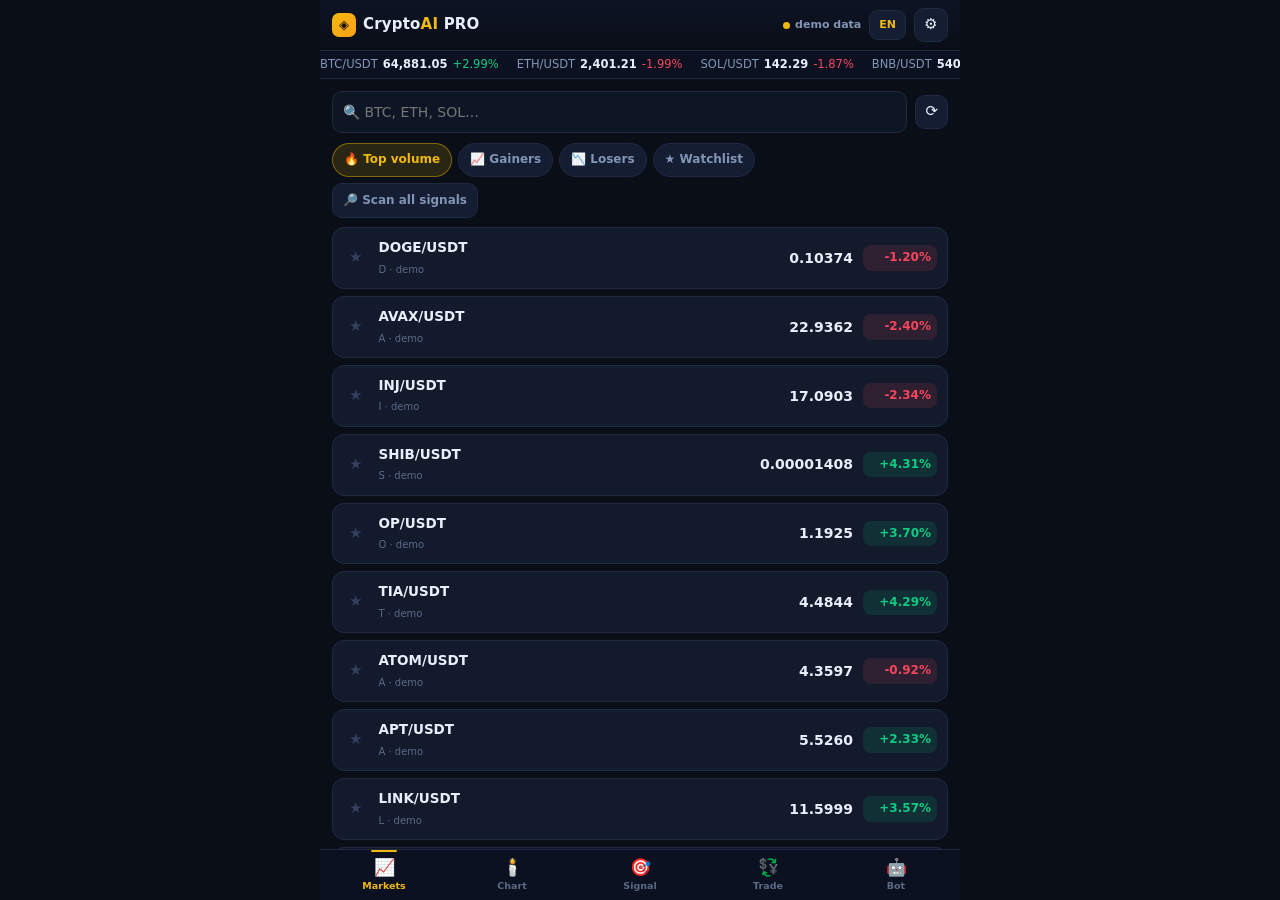
<file: web/app/index.html>
<!doctype html>
<html lang="en">
<head>
<meta charset="utf-8">
<meta name="viewport" content="width=device-width,initial-scale=1,viewport-fit=cover,maximum-scale=1">
<meta name="theme-color" content="#0a0e17">
<meta name="color-scheme" content="dark">
<title>CryptoAI PRO</title>
<style>
/* ============================== design tokens ============================= */
:root{
  --bg:#0a0e17; --bg2:#0e1421; --card:#121a2b; --card2:#16203a; --line:#1f2a42;
  --txt:#e9eefb; --mut:#8394b4; --dim:#5b6a86;
  --gold:#f0b90b; --up:#0ecb81; --dn:#f6465d; --ai:#8b5cf6; --info:#38bdf8;
  --r:14px; --rs:10px;
  --safe-b:env(safe-area-inset-bottom,0px); --safe-t:env(safe-area-inset-top,0px);
}
*{box-sizing:border-box;-webkit-tap-highlight-color:transparent}
html,body{margin:0;padding:0;height:100%;overscroll-behavior:none}
body{
  background:var(--bg); color:var(--txt); font:14px/1.45 -apple-system,BlinkMacSystemFont,"Segoe UI",Roboto,"Noto Sans Sinhala",system-ui,sans-serif;
  -webkit-font-smoothing:antialiased;
}
button,input,select,textarea{font:inherit;color:inherit}
button{background:none;border:0;cursor:pointer}
::-webkit-scrollbar{width:6px;height:6px}
::-webkit-scrollbar-thumb{background:#243050;border-radius:3px}

/* ================================ shell ================================== */
.app{display:flex;flex-direction:column;height:100vh;height:100dvh;max-width:640px;margin:0 auto;position:relative}
.top{
  display:flex;align-items:center;gap:8px;padding:calc(8px + var(--safe-t)) 12px 8px;
  background:linear-gradient(180deg,#0d1424,#0a0e17);border-bottom:1px solid var(--line);z-index:5
}
.brand{display:flex;align-items:center;gap:7px;font-weight:800;letter-spacing:.2px;font-size:15px}
.brand .pro{color:var(--gold)}
.logo{
  width:24px;height:24px;border-radius:7px;background:linear-gradient(135deg,var(--gold),#ff9f1c);
  display:grid;place-items:center;font-size:13px;color:#1a1200;font-weight:900
}
.top .grow{flex:1}
.conn{display:flex;align-items:center;gap:5px;font-size:11px;color:var(--mut);max-width:110px}
.conn b{font-weight:600;overflow:hidden;text-overflow:ellipsis;white-space:nowrap}
.dot{width:7px;height:7px;border-radius:50%;background:var(--dim);flex:0 0 auto;box-shadow:0 0 0 0 rgba(14,203,129,.6)}
.dot.live{background:var(--up);animation:pulse 2s infinite}
.dot.demo{background:var(--gold)}
.dot.off{background:var(--dn)}
@keyframes pulse{0%{box-shadow:0 0 0 0 rgba(14,203,129,.5)}70%{box-shadow:0 0 0 7px rgba(14,203,129,0)}100%{box-shadow:0 0 0 0 rgba(14,203,129,0)}}
.iconbtn{width:34px;height:34px;border-radius:10px;background:#141d31;border:1px solid var(--line);display:grid;place-items:center;font-size:15px}
.iconbtn:active{transform:scale(.94)}
.lbtn{font-size:11px;font-weight:700;padding:6px 9px;border-radius:9px;background:#141d31;border:1px solid var(--line);color:var(--gold)}

main{flex:1;overflow-y:auto;overflow-x:hidden;-webkit-overflow-scrolling:touch;padding:12px 12px 18px}
.tab{display:none;animation:fade .18s ease}
.tab.on{display:block}
@keyframes fade{from{opacity:0;transform:translateY(4px)}to{opacity:1;transform:none}}

/* ============================== ticker strip ============================= */
.ticker{overflow:hidden;border-bottom:1px solid var(--line);background:#0b1120;height:28px;position:relative}
.tick-track{display:flex;gap:18px;align-items:center;height:100%;white-space:nowrap;position:absolute;left:0;animation:slide 60s linear infinite}
.tick-track.stop{animation-play-state:paused}
@keyframes slide{from{transform:translateX(0)}to{transform:translateX(-50%)}}
.tk{font-size:11.5px;color:var(--mut);display:inline-flex;gap:5px}
.tk b{color:var(--txt);font-weight:600}

/* ================================ cards ================================= */
.card{background:var(--card);border:1px solid var(--line);border-radius:var(--r);padding:12px;margin-bottom:10px}
.card.tight{padding:9px 10px}
.card h3{margin:0 0 9px;font-size:12px;letter-spacing:.6px;text-transform:uppercase;color:var(--mut);font-weight:700}
.row{display:flex;align-items:center;gap:8px}
.row.wrap{flex-wrap:wrap}
.row.between{justify-content:space-between}
.grid2{display:grid;grid-template-columns:1fr 1fr;gap:8px}
.grid3{display:grid;grid-template-columns:repeat(3,1fr);gap:8px}
.grid4{display:grid;grid-template-columns:repeat(4,1fr);gap:6px}
.mt{margin-top:10px}
.mut{color:var(--mut)}.dim{color:var(--dim)}
.up{color:var(--up)}.dn{color:var(--dn)}.gold{color:var(--gold)}
.small{font-size:11.5px}.tiny{font-size:10.5px}
.b{font-weight:700}.bb{font-weight:800}
.mono{font-variant-numeric:tabular-nums;font-feature-settings:"tnum"}
.hint{font-size:11px;color:var(--dim);line-height:1.5}

/* =============================== chips/btns ============================= */
.chips{display:flex;gap:6px;overflow-x:auto;padding:2px 0 6px;scrollbar-width:none}
.chips::-webkit-scrollbar{display:none}
.chip{
  flex:0 0 auto;padding:7px 11px;border-radius:999px;background:#141d31;border:1px solid var(--line);
  color:var(--mut);font-size:12px;font-weight:600;white-space:nowrap
}
.chip.on{background:rgba(240,185,11,.14);border-color:rgba(240,185,11,.45);color:var(--gold)}
.chip.on.buy{background:rgba(14,203,129,.14);border-color:rgba(14,203,129,.4);color:var(--up)}
.btn{padding:11px 14px;border-radius:12px;background:#182338;border:1px solid var(--line);font-weight:700;font-size:13px}
.btn:active{transform:scale(.98)}
.btn.primary{background:linear-gradient(135deg,var(--gold),#ffa41b);color:#1a1200;border:0}
.btn.ghost{background:#141d31;color:var(--mut)}
.btn.buy{background:linear-gradient(135deg,#0ecb81,#0aa76a);color:#012a1b;border:0}
.btn.sell{background:linear-gradient(135deg,#f6465d,#c9304a);color:#fff;border:0}
.btn.sm{padding:8px 10px;font-size:12px;border-radius:10px}
.btn.block{width:100%;display:block}
.btn:disabled{opacity:.45}
.btn .k{font-size:10px;display:block;font-weight:600;opacity:.85}

/* =============================== market list ============================ */
.mrow{display:flex;align-items:center;gap:10px;padding:10px 10px;border-radius:12px;background:var(--card);border:1px solid var(--line);margin-bottom:7px}
.mrow:active{background:var(--card2)}
.mrow .sym{min-width:74px}
.mrow .sym b{display:block;font-size:13.5px}
.mrow .sym span{font-size:10px;color:var(--dim)}
.mrow .px{flex:1;text-align:right;font-size:14px;font-weight:700}
.mrow .chg{width:74px;text-align:right;font-size:12px;font-weight:700;padding:4px 6px;border-radius:8px;background:rgba(14,203,129,.12);color:var(--up)}
.mrow .chg.dn{background:rgba(246,70,93,.12);color:var(--dn)}
.mrow canvas{width:52px;height:26px;flex:0 0 auto}
.star{font-size:15px;color:#31405e}
.star.on{color:var(--gold)}

/* ================================= chart ================================ */
.canvas-wrap{position:relative;background:var(--card);border:1px solid var(--line);border-radius:var(--r);overflow:hidden;margin-bottom:10px}
#chart{display:block;width:100%;height:260px;touch-action:none}
#rsiChart{display:block;width:100%;height:64px;border-top:1px solid var(--line)}
#chartTip{
  position:absolute;pointer-events:none;background:rgba(10,14,23,.92);border:1px solid var(--line);
  border-radius:8px;padding:6px 8px;font-size:10.5px;line-height:1.5;display:none;z-index:3;min-width:104px
}
.chart-stats{display:flex;gap:10px;flex-wrap:wrap;font-size:11px;color:var(--mut);padding:0 2px 8px}
.chart-stats b{color:var(--txt);font-weight:600}
.badge{padding:5px 9px;border-radius:9px;font-size:12px;font-weight:700;background:rgba(14,203,129,.14);color:var(--up)}
.badge.dn{background:rgba(246,70,93,.14);color:var(--dn)}
.symbtn{display:flex;align-items:center;gap:6px;font-weight:800;font-size:16px;padding:6px 10px;background:var(--card);border:1px solid var(--line);border-radius:11px}

/* ================================ signals =============================== */
.verdict{border-radius:var(--r);padding:14px;text-align:center;border:1px solid var(--line);background:var(--card)}
.verdict .v{font-size:22px;font-weight:900;letter-spacing:.5px}
.verdict.buy{border-color:rgba(14,203,129,.35);background:linear-gradient(180deg,rgba(14,203,129,.14),var(--card))}
.verdict.sell{border-color:rgba(246,70,93,.35);background:linear-gradient(180deg,rgba(246,70,93,.14),var(--card))}
.verdict.neutral{border-color:rgba(131,148,180,.3)}
.gauge{height:7px;border-radius:4px;background:#1b2540;overflow:hidden;margin-top:6px}
.gauge i{display:block;height:100%;border-radius:4px}
.reason{display:flex;gap:8px;padding:8px 0;border-bottom:1px dashed rgba(31,42,66,.9);font-size:12.5px}
.reason:last-child{border-bottom:0}
.reason .ic{flex:0 0 auto;font-size:13px}
.reason .tx{color:#cfd9ee}
.metric{background:#101728;border:1px solid var(--line);border-radius:var(--rs);padding:8px}
.metric .k{font-size:10px;color:var(--dim);text-transform:uppercase;letter-spacing:.4px}
.metric .v{font-size:14px;font-weight:700;margin-top:2px}
.levels{display:grid;grid-template-columns:1fr 1fr 1fr;gap:8px}
.lvl{background:#101728;border:1px solid var(--line);border-radius:var(--rs);padding:9px;text-align:center}
.lvl .k{font-size:10px;color:var(--dim)}
.lvl .v{font-size:15px;font-weight:800;margin-top:2px}
.ai-out{font-size:13px;line-height:1.6;color:#d7e0f2;white-space:pre-wrap}
.ai-out:empty{display:none}
.spinner{display:inline-block;width:13px;height:13px;border:2px solid #33415f;border-top-color:var(--gold);border-radius:50%;animation:spin .7s linear infinite;vertical-align:-2px}
@keyframes spin{to{transform:rotate(360deg)}}

/* ================================ trading =============================== */
.seg{display:flex;background:#101728;border:1px solid var(--line);border-radius:12px;padding:3px;gap:3px}
.seg button{flex:1;padding:9px;border-radius:9px;font-size:12.5px;font-weight:700;color:var(--mut)}
.seg button.on{background:#1d2a45;color:var(--txt)}
.seg button.on.buy{background:rgba(14,203,129,.18);color:var(--up)}
.seg button.on.sell{background:rgba(246,70,93,.18);color:var(--dn)}
label.f{display:block;margin-bottom:8px}
label.f .lb{font-size:11px;color:var(--mut);margin-bottom:4px;display:block}
input,select{
  width:100%;padding:10px;border-radius:10px;background:#0e1626;border:1px solid var(--line);
  font-size:14px;outline:none
}
input:focus,select:focus{border-color:rgba(240,185,11,.5)}
input[type=number]{font-variant-numeric:tabular-nums}
.pos{background:#101728;border:1px solid var(--line);border-radius:var(--rs);padding:10px;margin-bottom:7px}
.pos .hd{display:flex;justify-content:space-between;font-size:12.5px;font-weight:700}
.pnl{font-weight:800}
.pbar{height:5px;border-radius:3px;background:#1b2540;margin-top:8px;position:relative;overflow:hidden}
.pbar span{position:absolute;top:0;bottom:0;border-radius:3px}
.empty{text-align:center;color:var(--dim);font-size:12px;padding:14px 6px}
table.kv{width:100%;font-size:12px;border-collapse:collapse}
table.kv td{padding:4px 0;color:var(--mut)}
table.kv td:last-child{text-align:right;color:var(--txt);font-weight:600}

/* ================================= bot ================================== */
.log{background:#080c15;border:1px solid var(--line);border-radius:var(--rs);padding:9px;height:190px;overflow-y:auto;font-family:ui-monospace,SFMono-Regular,Menlo,monospace;font-size:10.8px;line-height:1.6}
.log div{white-space:pre-wrap;word-break:break-word}
.log .t{color:#4a5a7a;margin-right:5px}
.log .ok{color:var(--up)}.log .bad{color:var(--dn)}.log .warn{color:var(--gold)}.log .ai{color:#b79cff}
.botdot{width:9px;height:9px;border-radius:50%;background:var(--dim);display:inline-block;margin-right:6px}
.botdot.run{background:var(--up);animation:pulse 1.6s infinite}
.switchrow{display:flex;justify-content:space-between;align-items:center;padding:9px 0;border-bottom:1px dashed rgba(31,42,66,.8);font-size:13px}
.switchrow:last-child{border-bottom:0}
.sw{width:44px;height:25px;border-radius:999px;background:#25314e;position:relative;transition:.18s;flex:0 0 auto}
.sw i{position:absolute;top:3px;left:3px;width:19px;height:19px;border-radius:50%;background:#8fa0c0;transition:.18s}
.sw.on{background:rgba(14,203,129,.4)}
.sw.on i{left:22px;background:var(--up)}

/* ================================ nav =================================== */
nav{display:flex;background:#0b1120;border-top:1px solid var(--line);padding-bottom:var(--safe-b);z-index:6}
nav button{flex:1;padding:9px 2px 7px;display:flex;flex-direction:column;align-items:center;gap:3px;color:var(--dim);font-size:9.5px;font-weight:600;position:relative}
nav button i{font-size:17px;font-style:normal;line-height:1}
nav button.on{color:var(--gold)}
nav button.on::before{content:"";position:absolute;top:0;width:26px;height:2px;border-radius:2px;background:var(--gold)}
nav .nb{position:absolute;top:4px;right:calc(50% - 22px);min-width:15px;height:15px;border-radius:8px;background:var(--dn);color:#fff;font-size:9px;font-weight:700;display:grid;place-items:center;padding:0 3px}

/* =============================== modals ================================= */
.modal{position:fixed;inset:0;background:rgba(4,7,13,.72);backdrop-filter:blur(3px);display:none;z-index:50;align-items:flex-end}
.modal.on{display:flex}
.sheet{background:var(--bg2);border:1px solid var(--line);border-bottom:0;border-radius:18px 18px 0 0;width:100%;max-width:640px;margin:0 auto;max-height:88vh;display:flex;flex-direction:column;animation:up .22s ease}
@keyframes up{from{transform:translateY(30px);opacity:.6}to{transform:none;opacity:1}}
.sheet .hd{display:flex;align-items:center;justify-content:space-between;padding:14px;border-bottom:1px solid var(--line)}
.sheet .hd h3{margin:0;font-size:15px;color:var(--txt);text-transform:none;letter-spacing:0}
.sheet .bd{padding:14px;overflow-y:auto;padding-bottom:calc(18px + var(--safe-b))}
.toasts{position:fixed;left:0;right:0;bottom:calc(74px + var(--safe-b));display:flex;flex-direction:column;align-items:center;gap:7px;z-index:90;pointer-events:none}
.toast{background:rgba(18,26,43,.97);border:1px solid var(--line);border-left:3px solid var(--gold);border-radius:11px;padding:9px 13px;font-size:12.5px;max-width:88%;box-shadow:0 8px 24px rgba(0,0,0,.5);animation:up .2s ease}
.toast.ok{border-left-color:var(--up)}.toast.bad{border-left-color:var(--dn)}
.grab{width:38px;height:4px;border-radius:3px;background:#2a3757;margin:8px auto 0}
</style>
</head>
<body>
<div class="app">

  <!-- ================================ top ================================ -->
  <header class="top">
    <div class="brand"><span class="logo">◈</span><span>Crypto<span class="pro">AI</span> PRO</span></div>
    <div class="grow"></div>
    <div class="conn" id="connBox"><span class="dot" id="connDot"></span><b id="connTxt">…</b></div>
    <button class="lbtn" id="langBtn">EN</button>
    <button class="iconbtn" id="setBtn">⚙</button>
  </header>
  <div class="ticker"><div class="tick-track stop" id="tickTrack"></div></div>

  <main id="main">

    <!-- ============================= markets ============================ -->
    <section class="tab on" id="t-markets">
      <div class="row" style="margin-bottom:8px">
        <input id="mSearch" placeholder="🔍 BTC, ETH, SOL…" autocomplete="off">
        <button class="iconbtn" id="mReload" title="reload">⟳</button>
      </div>
      <div class="chips" id="mChips">
        <button class="chip on" data-sort="vol" data-i18n="sort.vol">🔥 Top volume</button>
        <button class="chip" data-sort="gain" data-i18n="sort.gain">📈 Gainers</button>
        <button class="chip" data-sort="loss" data-i18n="sort.loss">📉 Losers</button>
        <button class="chip" data-sort="fav" data-i18n="sort.fav">★ Watchlist</button>
      </div>
      <div class="row" style="margin:0 0 9px">
        <button class="btn ghost sm" id="scanBtn" data-i18n="scan.run">🔎 Scan all signals</button>
        <span class="small mut" id="scanInfo"></span>
      </div>
      <div id="mList"></div>
      <div class="hint mt" id="mNote"></div>
    </section>

    <!-- ============================== chart ============================= -->
    <section class="tab" id="t-chart">
      <div class="row between" style="margin-bottom:9px">
        <button class="symbtn" id="symBtn"><span id="symName">BTC/USDT</span><span class="mut">▾</span></button>
        <span class="badge" id="chgBadge">—</span>
      </div>
      <div class="chips" id="tfChips">
        <button class="chip" data-tf="1m">1m</button>
        <button class="chip on" data-tf="5m">5m</button>
        <button class="chip" data-tf="15m">15m</button>
        <button class="chip" data-tf="1h">1h</button>
        <button class="chip" data-tf="4h">4h</button>
        <button class="chip" data-tf="1d">1d</button>
      </div>
      <div class="chart-stats" id="chartStats"></div>
      <div class="canvas-wrap">
        <canvas id="chart"></canvas>
        <canvas id="rsiChart"></canvas>
        <div id="chartTip"></div>
      </div>
      <div class="chips" id="indChips">
        <button class="chip on" data-ind="ema">EMA 20/50</button>
        <button class="chip" data-ind="bb">Bollinger</button>
        <button class="chip on" data-ind="vol">Volume</button>
        <button class="chip on" data-ind="rsi">RSI</button>
      </div>
      <div class="row mt">
        <button class="btn ghost sm" id="alertBtn" data-i18n="chart.alert">🔔 Alert</button>
        <button class="btn ghost sm" id="sigBtn" data-i18n="chart.analyse">📊 Analyse</button>
        <button class="btn ghost sm" id="chartTradeBtn" data-i18n="chart.trade">💱 Trade</button>
      </div>
    </section>

    <!-- ============================= signals ============================ -->
    <section class="tab" id="t-signals">
      <div id="sigVerdict" class="verdict neutral"><div class="v">—</div><div class="small mut">—</div></div>
      <div class="card mt">
        <h3 id="sigBlocksTitle" data-i18n="sig.blocks">Signal blocks</h3>
        <div class="small mut" id="sigTrendLbl">—</div>
        <div class="gauge"><i id="sigTrendBar" style="width:50%;background:var(--up)"></i></div>
        <div class="small mut mt" id="sigRevertLbl">—</div>
        <div class="gauge"><i id="sigRevertBar" style="width:50%;background:var(--info)"></i></div>
      </div>
      <div class="card"><h3 id="sigWhy" data-i18n="sig.why">Why</h3><div id="sigReasons"></div></div>
      <div class="card">
        <div class="row between">
          <h3 style="margin:0" data-i18n="mtf.title">Multi-timeframe</h3>
          <button class="btn ghost sm" id="mtfBtn" data-i18n="mtf.refresh">Refresh</button>
        </div>
        <div id="mtfRows" class="mt"></div>
        <div class="hint mt" id="mtfNote" data-i18n="mtf.note"></div>
      </div>
      <div class="card"><h3 data-i18n="sig.ind">Indicators</h3><div class="grid3" id="sigMetrics"></div></div>
      <div class="card" id="sigLevelsCard"><h3 data-i18n="sig.plan">Trade plan (ATR based)</h3><div class="levels" id="sigLevels"></div>
        <div class="hint mt" id="sigLevelsNote"></div></div>
      <div class="card">
        <h3>🤖 <span data-i18n="ai.title">AI explanation</span></h3>
        <div class="ai-out" id="aiOut"></div>
        <div class="row mt">
          <button class="btn ghost sm" id="aiBtn" data-i18n="ai.generate">Generate</button>
          <button class="btn ghost sm" id="btBtn" data-i18n="bt.run">🧪 Backtest</button>
        </div>
        <div id="btOut" class="small mut mt"></div>
      </div>
    </section>

    <!-- ============================== trade ============================= -->
    <section class="tab" id="t-trade">
      <div class="seg" id="modeSeg">
        <button data-mode="paper" class="on">📝 Paper</button>
        <button data-mode="live">⚡ Live</button>
      </div>
      <div class="card mt" id="balCard"><h3 data-i18n="trade.balance">Balance</h3><div id="balBody"></div></div>
      <div class="card">
        <div class="row between"><h3 style="margin:0" id="ordTitle" data-i18n="trade.order">Order</h3><span class="small mut mono" id="ordLast">—</span></div>
        <div class="row mt" style="margin-bottom:9px"><button class="symbtn" id="ordSymBtn" style="font-size:13px"><span id="ordSym">BTC/USDT</span><span class="mut">▾</span></button>
          <div class="seg" id="typeSeg" style="flex:1"><button data-t="market" class="on">Market</button><button data-t="limit">Limit</button></div></div>
        <label class="f" id="priceWrap" style="display:none"><span class="lb" id="lblLimit" data-i18n="trade.limitPrice">Limit price</span><input id="ordPrice" type="number" inputmode="decimal" step="any"></label>
        <label class="f"><span class="lb" id="lblAmt" data-i18n="trade.amount">Amount</span><input id="ordAmt" type="number" inputmode="decimal" step="any" placeholder="0"></label>
        <div class="grid4" style="margin:-2px 0 9px">
          <button class="btn ghost sm" data-pct="25">25%</button>
          <button class="btn ghost sm" data-pct="50">50%</button>
          <button class="btn ghost sm" data-pct="75">75%</button>
          <button class="btn ghost sm" data-pct="100">100%</button>
        </div>
        <div class="grid2">
          <label class="f"><span class="lb">TP %</span><input id="ordTp" type="number" inputmode="decimal" step="any" placeholder="optional"></label>
          <label class="f"><span class="lb">SL %</span><input id="ordSl" type="number" inputmode="decimal" step="any" placeholder="optional"></label>
        </div>
        <div class="grid2 mt">
          <button class="btn buy" id="buyBtn">BUY<span class="k" id="buyEst">—</span></button>
          <button class="btn sell" id="sellBtn">SELL<span class="k" id="sellEst">—</span></button>
        </div>
        <div class="hint mt" id="ordNote"></div>
      </div>
      <div class="card">
        <h3 data-i18n="calc.title">Position size calculator</h3>
        <div class="grid3">
          <label class="f" style="margin:0"><span class="lb" data-i18n="calc.account">Account (USDT)</span><input id="calcAcct" type="number" inputmode="decimal" step="any"></label>
          <label class="f" style="margin:0"><span class="lb" data-i18n="calc.risk">Risk %</span><input id="calcRisk" type="number" inputmode="decimal" step="any" value="1"></label>
          <label class="f" style="margin:0"><span class="lb" data-i18n="calc.stop">Stop price</span><input id="calcStop" type="number" inputmode="decimal" step="any"></label>
        </div>
        <div class="grid3 mt">
          <div class="metric"><div class="k" data-i18n="calc.size">Position size</div><div class="v" id="calcSize">—</div></div>
          <div class="metric"><div class="k" data-i18n="calc.notional">Notional</div><div class="v" id="calcNotional">—</div></div>
          <div class="metric"><div class="k" data-i18n="calc.riskAmt">Risk</div><div class="v" id="calcRiskAmt">—</div></div>
        </div>
        <button class="btn ghost sm block mt" id="calcUse" data-i18n="calc.use">Use this size in the order</button>
        <div class="hint mt" id="calcNote"></div>
      </div>
      <div class="card">
        <h3 data-i18n="stats.title">Paper statistics</h3>
        <div class="grid4" id="statsBody"></div>
        <canvas id="eqChart" height="70" style="width:100%;height:70px;display:block;margin-top:10px"></canvas>
        <div class="tiny dim" id="statsNote"></div>
      </div>
      <div class="card"><h3 id="posTitle" data-i18n="trade.pos">Positions</h3><div id="posList"></div></div>
      <div class="card"><h3 data-i18n="trade.orders">Open orders</h3><div id="ordList"></div></div>
      <div class="card"><h3 data-i18n="trade.history">History</h3><div id="histList"></div></div>
    </section>

    <!-- =============================== bot ============================== -->
    <section class="tab" id="t-bot">
      <div class="card tight">
        <div class="row between">
          <div class="bb" style="font-size:15px"><span class="botdot" id="botDot"></span><span id="botState">Idle</span></div>
          <div class="bb pnl" id="botPnl">—</div>
        </div>
        <div class="grid4 mt" id="botStats"></div>
      </div>
      <div class="card">
        <h3 data-i18n="bot.strategy">Strategy</h3>
        <label class="f"><span class="lb" id="lblStrat" data-i18n="bot.strategy">Strategy</span><select id="bStrat"></select></label>
        <div class="hint" id="bStratDesc"></div>
        <div class="grid2 mt">
          <label class="f" style="margin:0"><span class="lb">Timeframe</span><select id="bTf"></select></label>
          <label class="f" style="margin:0"><span class="lb" id="lblSize" data-i18n="bot.size">Order size (USDT)</span><input id="bSize" type="number" inputmode="decimal" value="50"></label>
        </div>
        <div class="grid2 mt">
          <label class="f" style="margin:0"><span class="lb">TP %</span><input id="bTp" type="number" inputmode="decimal" value="1.5"></label>
          <label class="f" style="margin:0"><span class="lb">SL %</span><input id="bSl" type="number" inputmode="decimal" value="0.8"></label>
        </div>
      </div>
      <div class="card">
        <h3 id="lblSym" data-i18n="bot.symbols">Symbols</h3>
        <div class="chips" id="bSymbols"></div>
        <div class="switchrow"><span id="lblShort" data-i18n="bot.short">Allow short (sell first)</span><div class="sw" id="bShort"><i></i></div></div>
        <div class="switchrow"><span id="lblNotify" data-i18n="bot.notify">Notifications &amp; voice</span><div class="sw on" id="bNotify"><i></i></div></div>
        <div class="switchrow"><span id="lblKeep" data-i18n="bot.keep">Keep screen awake</span><div class="sw" id="bKeep"><i></i></div></div>
      </div>
      <div class="card">
        <h3 data-i18n="bot.risk">Risk limits</h3>
        <div class="grid3">
          <label class="f" style="margin:0"><span class="lb" id="lblMaxPos" data-i18n="bot.maxPos">Max positions</span><input id="bMaxPos" type="number" value="3"></label>
          <label class="f" style="margin:0"><span class="lb" id="lblCool" data-i18n="bot.cool">Cooldown (min)</span><input id="bCool" type="number" value="15"></label>
          <label class="f" style="margin:0"><span class="lb" id="lblDaily" data-i18n="bot.daily">Daily loss stop</span><input id="bDaily" type="number" value="50"></label>
        </div>
        <div class="hint mt" id="bRiskNote"></div>
      </div>
      <div class="grid2">
        <button class="btn primary" id="botStart" data-i18n="bot.start">▶ Start bot</button>
        <button class="btn ghost" id="botStop" data-i18n="bot.stop">■ Stop</button>
      </div>
      <div class="card mt">
        <div class="row between"><h3 style="margin:0" data-i18n="bot.log">Activity log</h3><button class="btn ghost sm" id="botClear" data-i18n="bot.clear">clear</button></div>
        <div class="log mt" id="botLog"></div>
      </div>
    </section>
  </main>

  <!-- ================================ nav =============================== -->
  <nav id="nav">
    <button data-tab="markets" class="on"><i>📈</i><span data-i18n="nav.markets">Markets</span></button>
    <button data-tab="chart"><i>🕯️</i><span data-i18n="nav.chart">Chart</span></button>
    <button data-tab="signals"><i>🎯</i><span data-i18n="nav.signals">Signals</span></button>
    <button data-tab="trade"><i>💱</i><span data-i18n="nav.trade">Trade</span><span class="nb" id="navBadge" style="display:none">0</span></button>
    <button data-tab="bot"><i>🤖</i><span data-i18n="nav.bot">Bot</span></button>
  </nav>
</div>

<!-- =============================== settings ============================== -->
<div class="modal" id="setModal">
  <div class="sheet">
    <div class="grab"></div>
    <div class="hd"><h3>⚙ <span data-i18n="set.title">Settings</span></h3><button class="iconbtn" data-close="setModal">✕</button></div>
    <div class="bd">
      <div class="card">
        <h3 data-i18n="set.general">General</h3>
        <label class="f"><span class="lb" data-i18n="set.lang">Language</span>
          <select id="setLang"><option value="en">English</option><option value="si">සිංහල</option></select></label>
        <div class="switchrow"><span data-i18n="set.sound">Sound alerts</span><div class="sw" id="setSound"><i></i></div></div>
        <div class="switchrow"><span data-i18n="set.haptic">Haptic feedback</span><div class="sw on" id="setHaptic"><i></i></div></div>
        <div class="switchrow"><span data-i18n="set.tts">Speak signals (TTS)</span><div class="sw" id="setTts"><i></i></div></div>
        <div class="switchrow"><span data-i18n="set.keep">Keep screen awake</span><div class="sw" id="setKeep"><i></i></div></div>
      </div>

      <div class="card">
        <h3 data-i18n="set.data">Market data</h3>
        <label class="f"><span class="lb" data-i18n="set.exchange">Exchange (public data)</span>
          <select id="setEx"></select></label>
        <div class="switchrow"><span data-i18n="set.testnet">Testnet / demo keys</span><div class="sw" id="setTestnet"><i></i></div></div>
        <div class="hint" data-i18n="set.exNote"></div>
      </div>

      <div class="card">
        <h3 data-i18n="set.keys">API keys (live trading)</h3>
        <label class="f"><span class="lb">API key</span><input id="setKey" autocomplete="off" spellcheck="false"></label>
        <label class="f"><span class="lb">API secret</span><input id="setSecret" type="password" autocomplete="off"></label>
        <div class="row">
          <button class="btn primary sm" id="setSaveKeys" data-i18n="set.save">Save</button>
          <button class="btn ghost sm" id="setTestKeys" data-i18n="set.test">Test connection</button>
          <button class="btn ghost sm" id="setClearKeys" data-i18n="set.clear">Delete keys</button>
        </div>
        <div class="hint mt" id="setKeyStatus"></div>
        <div class="hint mt" data-i18n="set.keyWarn"></div>
      </div>

      <div class="card">
        <h3 data-i18n="set.aiTitle">AI explanation (optional)</h3>
        <label class="f"><span class="lb" data-i18n="set.aiProv">Provider</span>
          <select id="setAiProvider">
            <option value="off">Off (built-in rules)</option>
            <option value="openrouter">OpenRouter</option>
            <option value="huggingface">HuggingFace</option>
            <option value="custom">Custom (OpenAI compatible)</option>
          </select></label>
        <label class="f" id="aiKeyWrap"><span class="lb">API key</span><input id="setAiKey" autocomplete="off" spellcheck="false"></label>
        <label class="f"><span class="lb" data-i18n="set.aiModel">Model</span><input id="setAiModel" placeholder="meta-llama/llama-3.3-70b-instruct:free"></label>
        <label class="f" id="aiBaseWrap" style="display:none"><span class="lb">Base URL</span><input id="setAiBase" placeholder="https://api.openai.com/v1/chat/completions"></label>
        <div class="hint" data-i18n="set.aiNote"></div>
      </div>

      <div class="card">
        <h3 data-i18n="set.paper">Paper account</h3>
        <div class="row">
          <button class="btn ghost sm" id="setResetPaper" data-i18n="set.resetPaper">Reset to 10,000 USDT</button>
          <button class="btn ghost sm" id="setWipe" data-i18n="set.wipe">Erase all data</button>
        </div>
      </div>

      <div class="card">
        <h3 data-i18n="set.about">About</h3>
        <table class="kv">
          <tr><td>App</td><td>CryptoAI PRO</td></tr>
          <tr><td data-i18n="set.version">Version</td><td id="setVersion">—</td></tr>
          <tr><td data-i18n="set.engine">TA engine</td><td id="setEngine">—</td></tr>
          <tr><td data-i18n="set.mode">Runtime</td><td id="setRuntime">—</td></tr>
        </table>
        <div class="hint mt" data-i18n="set.disclaimer"></div>
      </div>
    </div>
  </div>
</div>

<!-- ============================== symbol sheet ========================== -->
<div class="modal" id="symModal">
  <div class="sheet">
    <div class="grab"></div>
    <div class="hd"><h3 data-i18n="sym.title">Choose market</h3><button class="iconbtn" data-close="symModal">✕</button></div>
    <div class="bd">
      <input id="symSearch" placeholder="🔍" autocomplete="off">
      <div id="symList" class="mt"></div>
    </div>
  </div>
</div>

<!-- =============================== alert sheet ========================== -->
<div class="modal" id="alertModal">
  <div class="sheet">
    <div class="grab"></div>
    <div class="hd"><h3>🔔 <span data-i18n="alert.title">Price alert</span></h3><button class="iconbtn" data-close="alertModal">✕</button></div>
    <div class="bd">
      <div class="grid2">
        <label class="f"><span class="lb" data-i18n="alert.price">Price</span><input id="alertPrice" type="number" inputmode="decimal" step="any"></label>
        <label class="f"><span class="lb" data-i18n="alert.when">When</span>
          <select id="alertWhen"><option value="above" data-i18n-opt="alert.above">Rises above</option><option value="below" data-i18n-opt="alert.below">Falls below</option></select></label>
      </div>
      <button class="btn primary block" id="alertAdd" data-i18n="alert.add">Add alert</button>
      <div class="card mt"><h3 data-i18n="alert.list">Active alerts</h3><div id="alertList"></div></div>
    </div>
  </div>
</div>

<!-- ============================== confirm sheet ========================= -->
<div class="modal" id="okModal">
  <div class="sheet">
    <div class="grab"></div>
    <div class="hd"><h3 id="okTitle">Confirm</h3><button class="iconbtn" data-close="okModal">✕</button></div>
    <div class="bd"><div id="okBody" class="small"></div>
      <div class="row mt"><button class="btn ghost" style="flex:1" data-close="okModal" data-i18n="cancel">Cancel</button>
      <button class="btn primary" id="okYes" style="flex:1" data-i18n="confirm">Confirm</button></div>
    </div>
  </div>
</div>

<!-- ============================== scan sheet ============================ -->
<div class="modal" id="scanModal">
  <div class="sheet">
    <div class="grab"></div>
    <div class="hd"><h3>🔎 <span data-i18n="scan.title">Signal scan</span></h3><button class="iconbtn" data-close="scanModal">✕</button></div>
    <div class="bd">
      <div class="gauge"><i id="scanBar" style="width:0%;background:var(--gold)"></i></div>
      <div class="row between mt">
        <span class="small mut" id="scanSummary"></span>
        <button class="btn ghost sm" id="scanStop" data-i18n="scan.stop">Stop</button>
      </div>
      <div id="scanList" class="mt"></div>
    </div>
  </div>
</div>

<div class="toasts" id="toasts"></div>

<script src="ta.js"></script>
<script src="app.js"></script>
</body>
</html>
</file>
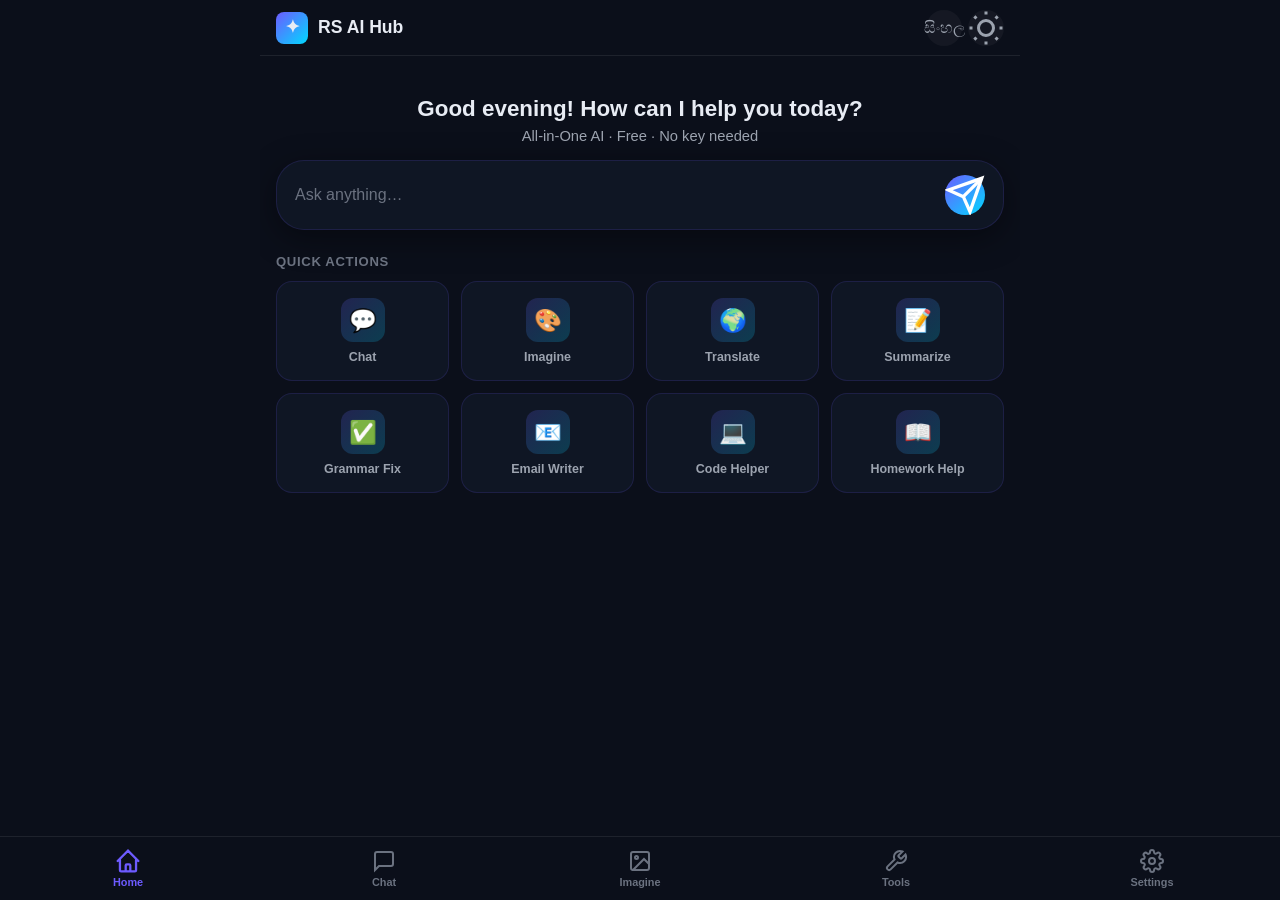
<file: ai-hub-app/app/src/main/assets/index.html>
<!DOCTYPE html>
<html lang="en" data-theme="dark">
<head>
  <meta charset="UTF-8">
  <meta name="viewport" content="width=device-width,initial-scale=1,maximum-scale=1,user-scalable=no,viewport-fit=cover">
  <meta name="theme-color" content="#0B0F1A">
  <meta name="mobile-web-app-capable" content="yes">
  <meta name="apple-mobile-web-app-capable" content="yes">
  <meta name="apple-mobile-web-app-status-bar-style" content="black-translucent">
  <title>RS AI Hub — All-in-One AI</title>
  <link rel="stylesheet" href="app.css">
</head>
<body>

<div id="app">

  <!-- ═══════ HEADER ═══════ -->
  <header class="header">
    <div class="header-brand">
      <div class="logo">✦</div>
      <span data-i="appName">RS AI Hub</span>
    </div>
    <div class="header-actions">
      <button id="langToggle" title="Language">සිංහල</button>
      <button id="themeToggle" title="Theme"><!-- filled by JS --></button>
    </div>
  </header>

  <!-- ═══════ MAIN CONTENT ═══════ -->
  <div class="main">

    <!-- ─── HOME ─── -->
    <section id="view-home" class="view active">
      <div class="home-greeting">
        <h2 id="homeGreet">Hello! How can I help you today?</h2>
        <p data-i="tagline">All-in-One AI · Free · No key needed</p>
      </div>

      <div class="home-ask">
        <input type="text" id="homeAskInput" data-ph="askAnything" placeholder="Ask anything…">
        <button id="homeAskBtn">
          <svg viewBox="0 0 24 24" fill="none" stroke="currentColor" stroke-width="2"><line x1="22" y1="2" x2="11" y2="13"/><polygon points="22 2 15 22 11 13 2 9 22 2"/></svg>
        </button>
      </div>

      <h3 style="margin-bottom:12px;font-size:0.82rem;color:var(--text3);text-transform:uppercase;letter-spacing:0.05em" data-i="quickActions">Quick Actions</h3>
      <div class="quick-grid">
        <div class="quick-item" data-action="chat">
          <div class="qi-icon">💬</div>
          <div class="qi-label" data-i="navChat">Chat</div>
        </div>
        <div class="quick-item" data-action="imagine">
          <div class="qi-icon">🎨</div>
          <div class="qi-label" data-i="navImagine">Imagine</div>
        </div>
        <div class="quick-item" data-action="translate">
          <div class="qi-icon">🌍</div>
          <div class="qi-label" data-i="toolTranslate">Translate</div>
        </div>
        <div class="quick-item" data-action="summarize">
          <div class="qi-icon">📝</div>
          <div class="qi-label" data-i="toolSummarize">Summarize</div>
        </div>
        <div class="quick-item" data-action="grammar">
          <div class="qi-icon">✅</div>
          <div class="qi-label" data-i="toolGrammar">Grammar Fix</div>
        </div>
        <div class="quick-item" data-action="email">
          <div class="qi-icon">📧</div>
          <div class="qi-label" data-i="toolEmail">Email Writer</div>
        </div>
        <div class="quick-item" data-action="code">
          <div class="qi-icon">💻</div>
          <div class="qi-label" data-i="toolCode">Code Helper</div>
        </div>
        <div class="quick-item" data-action="homework">
          <div class="qi-icon">📖</div>
          <div class="qi-label" data-i="toolHomework">Homework Help</div>
        </div>
      </div>
    </section>

    <!-- ─── CHAT ─── -->
    <section id="view-chat" class="view">
      <!-- conversation drawer (slide-in sidebar) -->
      <div id="convOverlay" class="conv-overlay"></div>
      <aside id="convDrawer" class="conv-drawer">
        <div class="conv-header">
          <span style="font-weight:600;font-size:0.95rem" data-i="conversations">Conversations</span>
          <button id="newConvBtn" class="btn btn-sm btn-primary">
            <svg viewBox="0 0 24 24" fill="none" stroke="currentColor" stroke-width="2" style="width:16px;height:16px"><line x1="12" y1="5" x2="12" y2="19"/><line x1="5" y1="12" x2="19" y2="12"/></svg>
          </button>
        </div>
        <div id="convList" class="conv-list"></div>
      </aside>

      <div class="chat-layout" style="height:100%">
        <!-- chat header bar -->
        <div style="display:flex;align-items:center;gap:8px;padding:8px 16px;border-bottom:1px solid var(--glass-border);flex-shrink:0;">
          <button id="menuBtn" class="btn-icon" style="width:32px;height:32px">
            <svg viewBox="0 0 24 24" fill="none" stroke="currentColor" stroke-width="2" style="width:18px;height:18px"><line x1="3" y1="12" x2="21" y2="12"/><line x1="3" y1="6" x2="21" y2="6"/><line x1="3" y1="18" x2="21" y2="18"/></svg>
          </button>
          <span style="font-weight:600;font-size:0.92rem;flex:1" data-i="navChat">Chat</span>
        </div>

        <!-- persona selector -->
        <div id="personaBar" class="persona-bar"></div>

        <!-- messages area -->
        <div id="messages" class="messages" style="flex:1;overflow-y:auto"></div>

        <!-- typing indicator -->
        <div id="typingIndicator" class="typing-indicator">
          <div class="typing-dot"></div><div class="typing-dot"></div><div class="typing-dot"></div>
        </div>

        <!-- composer -->
        <div class="composer">
          <button id="attachBtn" class="btn-icon" style="width:36px;height:36px" data-title="attachImage">
            <svg viewBox="0 0 24 24" fill="none" stroke="currentColor" stroke-width="2" style="width:18px;height:18px"><rect x="3" y="3" width="18" height="18" rx="2"/><circle cx="8.5" cy="8.5" r="1.5"/><path d="M21 15l-5-5L5 21"/></svg>
          </button>
          <textarea id="chatInput" data-ph="typeMessage" placeholder="Type a message…" rows="1"></textarea>
          <div class="composer-actions">
            <button id="voiceBtn" class="btn-icon" style="width:36px;height:36px" data-title="voiceInput">
              <svg viewBox="0 0 24 24" fill="none" stroke="currentColor" stroke-width="2" style="width:18px;height:18px"><path d="M12 1a3 3 0 00-3 3v8a3 3 0 006 0V4a3 3 0 00-3-3z"/><path d="M19 10v2a7 7 0 01-14 0v-2"/><line x1="12" y1="19" x2="12" y2="23"/></svg>
            </button>
            <button id="sendBtn" class="send-btn">
              <svg viewBox="0 0 24 24" fill="none" stroke="currentColor" stroke-width="2" style="width:20px;height:20px"><line x1="22" y1="2" x2="11" y2="13"/><polygon points="22 2 15 22 11 13 2 9 22 2"/></svg>
            </button>
          </div>
        </div>
        <!-- hidden file input for image attach -->
        <input type="file" id="fileInput" accept="image/*" style="display:none">
      </div>
    </section>

    <!-- ─── IMAGINE ─── -->
    <section id="view-imagine" class="view">
      <h2 style="font-size:1.2rem;margin-bottom:4px" data-i="imagineTitle">Imagine</h2>
      <p style="color:var(--text3);font-size:0.85rem;margin-bottom:16px" data-i="imagineDesc">Generate AI images from text</p>

      <div class="imagine-form">
        <textarea id="imaginePrompt" class="textarea" data-ph="imaginePrompt" placeholder="Describe the image you want…" rows="3"></textarea>

        <div class="imagine-options">
          <div class="opt-group">
            <label data-i="model">Model</label>
            <select id="imagineModel" class="select" style="width:140px">
              <option value="flux">Flux (quality)</option>
              <option value="turbo">Turbo (fast)</option>
              <option value="flux-realism">Flux Realism</option>
              <option value="flux-anime">Flux Anime</option>
              <option value="gptimage">GPT Image</option>
            </select>
          </div>
          <div class="opt-group">
            <label data-i="aspectRatio">Aspect ratio</label>
            <select id="imagineRatio" class="select" style="width:110px">
              <option value="1:1">1:1</option>
              <option value="16:9">16:9</option>
              <option value="9:16">9:16</option>
              <option value="4:3">4:3</option>
              <option value="3:4">3:4</option>
            </select>
          </div>
          <div class="opt-group">
            <label data-i="seed">Seed</label>
            <input type="number" id="imagineSeed" class="input" data-ph="seedAuto" placeholder="Auto" style="width:90px">
          </div>
          <div class="opt-group" style="justify-content:flex-end">
            <label style="display:flex;align-items:center;gap:6px;cursor:pointer">
              <input type="checkbox" id="imagineEnhance" checked style="accent-color:var(--accent)">
              <span data-i="enhance">Enhance prompt</span>
            </label>
          </div>
        </div>

        <button id="imagineGenBtn" class="btn btn-primary" style="align-self:flex-start">
          <svg viewBox="0 0 24 24" fill="none" stroke="currentColor" stroke-width="2" style="width:18px;height:18px"><polygon points="13 2 3 14 12 14 11 22 21 10 12 10 13 2"/></svg>
          <span data-i="generate">Generate</span>
        </button>
      </div>

      <!-- result -->
      <div id="imagineResult" class="imagine-result" style="min-height:200px">
        <div class="empty-state" style="width:100%"><div class="es-icon">🎨</div><p data-i="imagineDesc">Generate AI images from text</p></div>
      </div>

      <!-- gallery -->
      <h3 style="font-size:0.82rem;color:var(--text3);text-transform:uppercase;letter-spacing:0.05em;margin:20px 0 10px" data-i="gallery">Gallery</h3>
      <div id="galleryGrid" class="gallery-grid"></div>
    </section>

    <!-- ─── TOOLS ─── -->
    <section id="view-tools" class="view">
      <h2 style="font-size:1.2rem;margin-bottom:16px" data-i="toolsTitle">AI Tools</h2>

      <!-- tool grid -->
      <div id="toolsGrid" class="tools-grid">
        <div class="tool-card card" data-tool="translate">
          <div class="tc-icon">🌍</div>
          <div class="tc-name" data-i="toolTranslate">Translate</div>
          <div class="tc-desc" data-i="toolTranslateDesc">Translate between languages</div>
        </div>
        <div class="tool-card card" data-tool="summarize">
          <div class="tc-icon">📝</div>
          <div class="tc-name" data-i="toolSummarize">Summarize</div>
          <div class="tc-desc" data-i="toolSummarizeDesc">Shorten long text into key points</div>
        </div>
        <div class="tool-card card" data-tool="rewrite">
          <div class="tc-icon">✏️</div>
          <div class="tc-name" data-i="toolRewrite">Rewrite</div>
          <div class="tc-desc" data-i="toolRewriteDesc">Improve text clarity &amp; style</div>
        </div>
        <div class="tool-card card" data-tool="grammar">
          <div class="tc-icon">✅</div>
          <div class="tc-name" data-i="toolGrammar">Grammar Fix</div>
          <div class="tc-desc" data-i="toolGrammarDesc">Fix spelling &amp; grammar errors</div>
        </div>
        <div class="tool-card card" data-tool="email">
          <div class="tc-icon">📧</div>
          <div class="tc-name" data-i="toolEmail">Email Writer</div>
          <div class="tc-desc" data-i="toolEmailDesc">Draft professional emails</div>
        </div>
        <div class="tool-card card" data-tool="code">
          <div class="tc-icon">💻</div>
          <div class="tc-name" data-i="toolCode">Code Helper</div>
          <div class="tc-desc" data-i="toolCodeDesc">Generate, explain &amp; debug code</div>
        </div>
        <div class="tool-card card" data-tool="homework">
          <div class="tc-icon">📖</div>
          <div class="tc-name" data-i="toolHomework">Homework Help</div>
          <div class="tc-desc" data-i="toolHomeworkDesc">Step-by-step explanations</div>
        </div>
        <div class="tool-card card" data-tool="study">
          <div class="tc-icon">📋</div>
          <div class="tc-name" data-i="toolStudy">Study Notes</div>
          <div class="tc-desc" data-i="toolStudyDesc">Summarize topics for revision</div>
        </div>
        <div class="tool-card card" data-tool="story">
          <div class="tc-icon">📖</div>
          <div class="tc-name" data-i="toolStory">Story &amp; Poem</div>
          <div class="tc-desc" data-i="toolStoryDesc">Creative stories &amp; poetry</div>
        </div>
      </div>

      <!-- tool workspace (shown when a tool is selected) -->
      <div id="toolWorkspace" class="tool-workspace">
        <div id="toolBack" class="tw-back" style="cursor:pointer">
          <svg viewBox="0 0 24 24" fill="none" stroke="currentColor" stroke-width="2" style="width:16px;height:16px"><line x1="19" y1="12" x2="5" y2="12"/><polyline points="12 19 5 12 12 5"/></svg>
          <span data-i="toolsTitle">AI Tools</span>
        </div>
        <h3 id="toolWsTitle" style="font-size:1.1rem;margin-bottom:12px">Tool</h3>

        <!-- language row (for translate) -->
        <div id="toolLangRow" style="display:none;gap:10px;margin-bottom:10px;flex-wrap:wrap">
          <div style="flex:1;min-width:100px">
            <label style="display:block;font-size:0.78rem;color:var(--text3);margin-bottom:4px" data-i="toolLangFrom">From</label>
            <input type="text" id="toolLangFrom" class="input" placeholder="English" style="font-size:0.88rem">
          </div>
          <div style="flex:1;min-width:100px">
            <label style="display:block;font-size:0.78rem;color:var(--text3);margin-bottom:4px" data-i="toolLangTo">To</label>
            <input type="text" id="toolLangTo" class="input" placeholder="සිංහල" style="font-size:0.88rem">
          </div>
        </div>

        <textarea id="toolInput" class="textarea" data-ph="toolInput" placeholder="Enter your text here…" rows="4"></textarea>
        <div style="display:flex;gap:8px;margin-top:10px">
          <button id="toolGo" class="btn btn-primary">
            <svg viewBox="0 0 24 24" fill="none" stroke="currentColor" stroke-width="2" style="width:16px;height:16px"><line x1="22" y1="2" x2="11" y2="13"/><polygon points="22 2 15 22 11 13 2 9 22 2"/></svg>
            <span data-i="toolGo">Go</span>
          </button>
          <button id="toolClear" class="btn btn-ghost" data-i="toolClear">Clear</button>
        </div>
        <div id="toolOutput" class="tool-output" data-placeholder="Output will appear here…"></div>
      </div>
    </section>

    <!-- ─── SETTINGS ─── -->
    <section id="view-settings" class="view">
      <h2 style="font-size:1.2rem;margin-bottom:16px" data-i="settingsTitle">Settings</h2>

      <!-- Language -->
      <div class="settings-section">
        <h3 data-i="language">Language</h3>
        <div class="setting-row">
          <label data-i="language">Language</label>
          <div class="sr-right">
            <button class="btn btn-sm btn-ghost" id="langToggleAlt" onclick="document.getElementById('langToggle').click()">English / සිංහල</button>
          </div>
        </div>
      </div>

      <!-- Theme -->
      <div class="settings-section">
        <h3 data-i="theme">Theme</h3>
        <div class="setting-row">
          <label data-i="theme">Theme</label>
          <div class="sr-right">
            <span style="font-size:0.85rem;color:var(--text3)" data-i="dark">Dark</span>
            <div class="toggle" id="themeToggleAlt"></div>
            <span style="font-size:0.85rem;color:var(--text3)" data-i="light">Light</span>
          </div>
        </div>
      </div>

      <!-- AI Provider -->
      <div class="settings-section">
        <h3 data-i="aiProvider">AI Provider</h3>
        <div class="provider-cards">
          <div class="provider-card card active" data-provider="free">
            <div class="pc-icon">🌸</div>
            <div class="pc-info">
              <div class="pc-name" data-i="providerFree">Free (Pollinations)</div>
              <div class="pc-desc" data-i="providerFreeDesc">No key needed · basic models · rate limited</div>
            </div>
            <div class="pc-check">✓</div>
          </div>
          <div class="provider-card card" data-provider="custom">
            <div class="pc-icon">🔑</div>
            <div class="pc-info">
              <div class="pc-name" data-i="providerCustom">Custom (OpenAI-compatible)</div>
              <div class="pc-desc" data-i="providerCustomDesc">Groq, OpenAI, OpenRouter, Ollama, etc.</div>
            </div>
            <div class="pc-check">✓</div>
          </div>
          <div class="provider-card card" data-provider="rs">
            <div class="pc-icon">🤖</div>
            <div class="pc-info">
              <div class="pc-name" data-i="providerRS">RS AI Server</div>
              <div class="pc-desc" data-i="providerRSDesc">Your own RS AI server</div>
            </div>
            <div class="pc-check">✓</div>
          </div>
        </div>
      </div>

      <!-- Custom provider form -->
      <div id="pf-custom" class="provider-form card">
        <div class="pf-row">
          <label data-i="baseUrl">Base URL</label>
          <input type="url" id="customBaseUrl" class="input" data-ph="customBaseUrlHint" placeholder="e.g. https://api.groq.com/openai/v1">
        </div>
        <div class="pf-row">
          <label data-i="apiKey">API Key</label>
          <input type="password" id="customKey" class="input" data-ph="customKeyHint" placeholder="sk-... or gsk_...">
        </div>
        <div class="pf-row">
          <label data-i="modelLabel">Model</label>
          <input type="text" id="customModel" class="input" data-ph="customModelHint" placeholder="e.g. llama-3.3-70b-versatile">
        </div>
      </div>

      <!-- RS Server form -->
      <div id="pf-rs" class="provider-form card">
        <div class="pf-row">
          <label data-i="serverUrl">Server URL</label>
          <input type="url" id="rsUrl" class="input" data-ph="rsUrlHint" placeholder="e.g. http://localhost:8000">
        </div>
        <div class="pf-row">
          <label data-i="token">Token</label>
          <input type="password" id="rsToken" class="input" data-ph="rsTokenHint" placeholder="RS_API_TOKEN (optional)">
        </div>
      </div>

      <!-- Actions -->
      <div style="display:flex;gap:8px;margin-top:16px">
        <button id="settingsSave" class="btn btn-primary">
          <svg viewBox="0 0 24 24" fill="none" stroke="currentColor" stroke-width="2" style="width:16px;height:16px"><polyline points="20 6 9 17 4 12"/></svg>
          <span data-i="save">Save</span>
        </button>
        <button id="settingsTest" class="btn btn-ghost" data-i="testConnection">Test Connection</button>
      </div>

      <!-- About -->
      <div class="settings-section" style="margin-top:24px">
        <h3 data-i="about">About</h3>
        <div class="info-block" data-i="aboutText">RS AI Hub v1.0 · All-in-One AI app by the RS team.
Sinhala &amp; English · Image generation · Chat · Tools · Voice.
Powered by Pollinations.ai + OpenAI-compatible APIs.</div>
      </div>
    </section>

  </div><!-- /.main -->

  <!-- ═══════ BOTTOM NAV ═══════ -->
  <nav class="tabbar">
    <button data-tab="home" class="active">
      <svg viewBox="0 0 24 24" fill="none" stroke="currentColor" stroke-width="2" stroke-linecap="round"><path d="M3 12l2-2m0 0l7-7 7 7M5 10v10a1 1 0 001 1h3m10-11l2 2m-2-2v10a1 1 0 01-1 1h-3m-4 0a1 1 0 01-1-1v-4a1 1 0 011-1h2a1 1 0 011 1v4a1 1 0 01-1 1h-2z"/></svg>
      <span data-i="navHome">Home</span>
    </button>
    <button data-tab="chat">
      <svg viewBox="0 0 24 24" fill="none" stroke="currentColor" stroke-width="2" stroke-linecap="round"><path d="M21 15a2 2 0 01-2 2H7l-4 4V5a2 2 0 012-2h14a2 2 0 012 2z"/></svg>
      <span data-i="navChat">Chat</span>
    </button>
    <button data-tab="imagine">
      <svg viewBox="0 0 24 24" fill="none" stroke="currentColor" stroke-width="2" stroke-linecap="round"><rect x="3" y="3" width="18" height="18" rx="2"/><circle cx="8.5" cy="8.5" r="1.5"/><path d="M21 15l-5-5L5 21"/></svg>
      <span data-i="navImagine">Imagine</span>
    </button>
    <button data-tab="tools">
      <svg viewBox="0 0 24 24" fill="none" stroke="currentColor" stroke-width="2" stroke-linecap="round"><path d="M14.7 6.3a1 1 0 000 1.4l1.6 1.6a1 1 0 001.4 0l3.77-3.77a6 6 0 01-7.94 7.94l-6.91 6.91a2.12 2.12 0 01-3-3l6.91-6.91a6 6 0 017.94-7.94l-3.76 3.76z"/></svg>
      <span data-i="navTools">Tools</span>
    </button>
    <button data-tab="settings">
      <svg viewBox="0 0 24 24" fill="none" stroke="currentColor" stroke-width="2" stroke-linecap="round"><circle cx="12" cy="12" r="3"/><path d="M19.4 15a1.65 1.65 0 00.33 1.82l.06.06a2 2 0 01-2.83 2.83l-.06-.06a1.65 1.65 0 00-1.82-.33 1.65 1.65 0 00-1 1.51V21a2 2 0 01-4 0v-.09A1.65 1.65 0 009 19.4a1.65 1.65 0 00-1.82.33l-.06.06a2 2 0 01-2.83-2.83l.06-.06A1.65 1.65 0 004.68 15a1.65 1.65 0 00-1.51-1H3a2 2 0 010-4h.09A1.65 1.65 0 004.6 9a1.65 1.65 0 00-.33-1.82l-.06-.06a2 2 0 012.83-2.83l.06.06A1.65 1.65 0 009 4.68a1.65 1.65 0 001-1.51V3a2 2 0 014 0v.09a1.65 1.65 0 001 1.51 1.65 1.65 0 001.82-.33l.06-.06a2 2 0 012.83 2.83l-.06.06A1.65 1.65 0 0019.4 9a1.65 1.65 0 001.51 1H21a2 2 0 010 4h-.09a1.65 1.65 0 00-1.51 1z"/></svg>
      <span data-i="navSettings">Settings</span>
    </button>
  </nav>
</div>

<!-- Toast -->
<div id="toast" class="toast"></div>

<!-- Scripts -->
<script src="i18n.js"></script>
<script src="ai.js"></script>
<script src="app.js"></script>

</body>
</html>
</file>
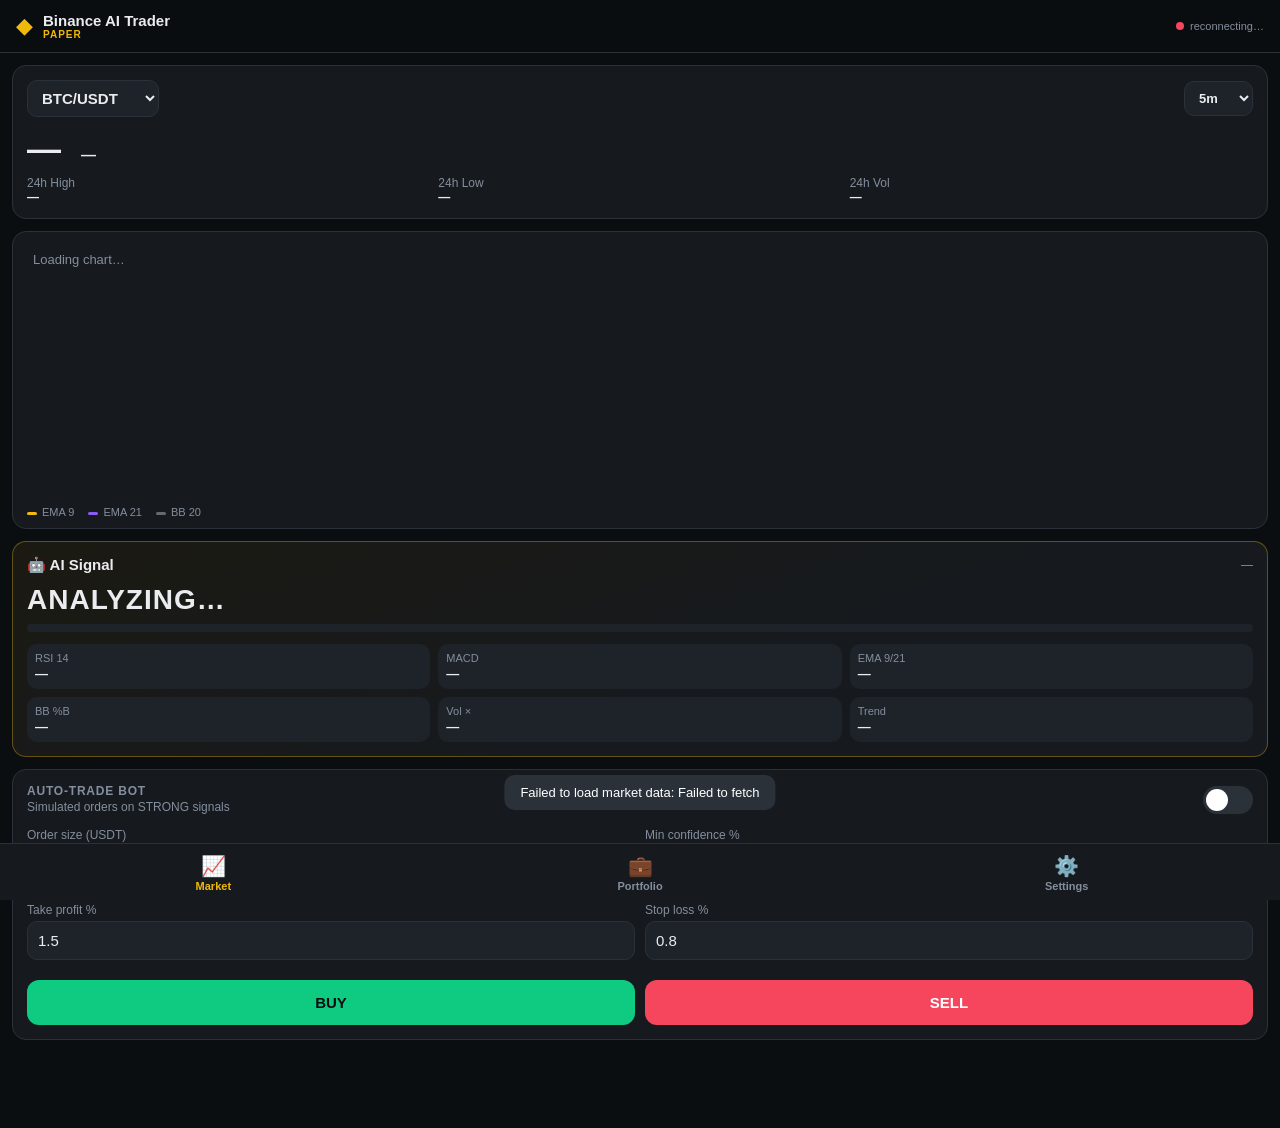
<file: app/src/main/assets/www/index.html>
<!DOCTYPE html>
<html lang="en">
<head>
<meta charset="UTF-8">
<meta name="viewport" content="width=device-width, initial-scale=1, maximum-scale=1, user-scalable=no, viewport-fit=cover">
<meta name="theme-color" content="#0B0E11">
<title>Binance AI Trader</title>
<link rel="stylesheet" href="style.css">
</head>
<body>

<header class="topbar">
  <div class="brand">
    <span class="logo">◆</span>
    <div>
      <div class="title">Binance AI Trader</div>
      <div class="sub" id="modeBadge">PAPER</div>
    </div>
  </div>
  <div class="conn" id="connStatus"><span class="dot"></span><span>connecting…</span></div>
</header>

<main id="view-market" class="view active">
  <!-- Symbol selector + price -->
  <section class="card ticker">
    <div class="row between">
      <select id="symbolSelect" class="select"></select>
      <select id="intervalSelect" class="select small">
        <option value="1m">1m</option>
        <option value="5m" selected>5m</option>
        <option value="15m">15m</option>
        <option value="1h">1h</option>
        <option value="4h">4h</option>
        <option value="1d">1d</option>
      </select>
    </div>
    <div class="price-row">
      <div class="price" id="lastPrice">—</div>
      <div class="change" id="priceChange">—</div>
    </div>
    <div class="stats">
      <div><span>24h High</span><b id="high24">—</b></div>
      <div><span>24h Low</span><b id="low24">—</b></div>
      <div><span>24h Vol</span><b id="vol24">—</b></div>
    </div>
  </section>

  <!-- Chart -->
  <section class="card chart-card">
    <canvas id="chart"></canvas>
    <div class="chart-legend">
      <span><i style="background:#F0B90B"></i>EMA 9</span>
      <span><i style="background:#8A5CF6"></i>EMA 21</span>
      <span><i style="background:rgba(255,255,255,.35)"></i>BB 20</span>
    </div>
  </section>

  <!-- AI Signal -->
  <section class="card ai-card" id="aiCard">
    <div class="row between">
      <div class="ai-title">🤖 AI Signal</div>
      <div class="ai-conf" id="aiConf">—</div>
    </div>
    <div class="ai-signal" id="aiSignal">ANALYZING…</div>
    <div class="ai-bar"><div id="aiBar"></div></div>
    <ul class="ai-reasons" id="aiReasons"></ul>
    <div class="indicators">
      <div><span>RSI 14</span><b id="indRsi">—</b></div>
      <div><span>MACD</span><b id="indMacd">—</b></div>
      <div><span>EMA 9/21</span><b id="indEma">—</b></div>
      <div><span>BB %B</span><b id="indBb">—</b></div>
      <div><span>Vol ×</span><b id="indVol">—</b></div>
      <div><span>Trend</span><b id="indTrend">—</b></div>
    </div>
  </section>

  <!-- Auto trading -->
  <section class="card">
    <div class="row between">
      <div>
        <div class="label">Auto-Trade Bot</div>
        <div class="hint" id="botHint">Bot executes on STRONG signals</div>
      </div>
      <label class="switch"><input type="checkbox" id="botToggle"><span></span></label>
    </div>
    <div class="grid2 mt">
      <label class="field"><span>Order size (USDT)</span><input type="number" id="orderSize" value="50" min="10" step="10"></label>
      <label class="field"><span>Min confidence %</span><input type="number" id="minConf" value="70" min="50" max="99"></label>
      <label class="field"><span>Take profit %</span><input type="number" id="tpPct" value="1.5" step="0.1"></label>
      <label class="field"><span>Stop loss %</span><input type="number" id="slPct" value="0.8" step="0.1"></label>
    </div>
    <div class="row gap mt">
      <button class="btn buy" id="btnBuy">BUY</button>
      <button class="btn sell" id="btnSell">SELL</button>
    </div>
  </section>
</main>

<main id="view-portfolio" class="view">
  <section class="card">
    <div class="label">Portfolio</div>
    <div class="big" id="pfEquity">$0.00</div>
    <div class="row between">
      <div class="hint">Realized PnL: <b id="pfRealized">$0.00</b></div>
      <div class="hint">Unrealized: <b id="pfUnrealized">$0.00</b></div>
    </div>
    <div class="row gap mt">
      <button class="btn ghost" id="btnResetPaper">Reset paper balance</button>
      <button class="btn ghost" id="btnRefreshAcc">Refresh</button>
    </div>
  </section>
  <section class="card">
    <div class="label">Open positions</div>
    <div id="positions" class="list"><div class="empty">No open positions</div></div>
  </section>
  <section class="card">
    <div class="label">Trade history</div>
    <div id="history" class="list"><div class="empty">No trades yet</div></div>
  </section>
</main>

<main id="view-settings" class="view">
  <section class="card">
    <div class="label">Trading mode</div>
    <div class="seg" id="modeSeg">
      <button data-mode="paper" class="on">Paper</button>
      <button data-mode="testnet">Testnet</button>
      <button data-mode="live">Live</button>
    </div>
    <p class="hint mt">
      <b>Paper</b> simulates trades locally with real prices.<br>
      <b>Testnet</b> places real orders on testnet.binance.vision (fake funds).<br>
      <b>Live</b> uses your real Binance account — use at your own risk.
    </p>
  </section>

  <section class="card">
    <div class="label">Binance API keys</div>
    <div class="hint" id="keyStatus">No keys saved</div>
    <label class="field mt"><span>API Key</span><input type="text" id="apiKey" autocomplete="off" placeholder="Paste API key"></label>
    <label class="field"><span>API Secret</span><input type="password" id="apiSecret" autocomplete="off" placeholder="Paste API secret"></label>
    <div class="row gap mt">
      <button class="btn primary" id="btnSaveKeys">Save securely</button>
      <button class="btn ghost" id="btnClearKeys">Clear</button>
    </div>
    <p class="hint mt">Keys are stored in Android encrypted storage. Requests are signed natively; the secret never enters this page. Only enable <i>Spot Trading</i> permission — never withdrawals.</p>
  </section>

  <section class="card">
    <div class="label">Watchlist</div>
    <textarea id="watchlist" rows="3" placeholder="BTCUSDT, ETHUSDT, BNBUSDT"></textarea>
    <button class="btn ghost mt" id="btnSaveWatch">Save watchlist</button>
  </section>

  <section class="card">
    <div class="label">About</div>
    <p class="hint">Signals are generated on-device from RSI, MACD, EMA cross, Bollinger Bands and volume. This is <b>not financial advice</b>. Crypto trading carries risk of loss.</p>
    <p class="hint">v<span id="appVer">1.0.0</span></p>
  </section>
</main>

<nav class="tabbar">
  <button data-view="market" class="on"><span>📈</span>Market</button>
  <button data-view="portfolio"><span>💼</span>Portfolio</button>
  <button data-view="settings"><span>⚙️</span>Settings</button>
</nav>

<div id="toast" class="toast"></div>
<div id="log" class="log"></div>

<script src="bridge.js"></script>
<script src="indicators.js"></script>
<script src="app.js"></script>
</body>
</html>
</file>
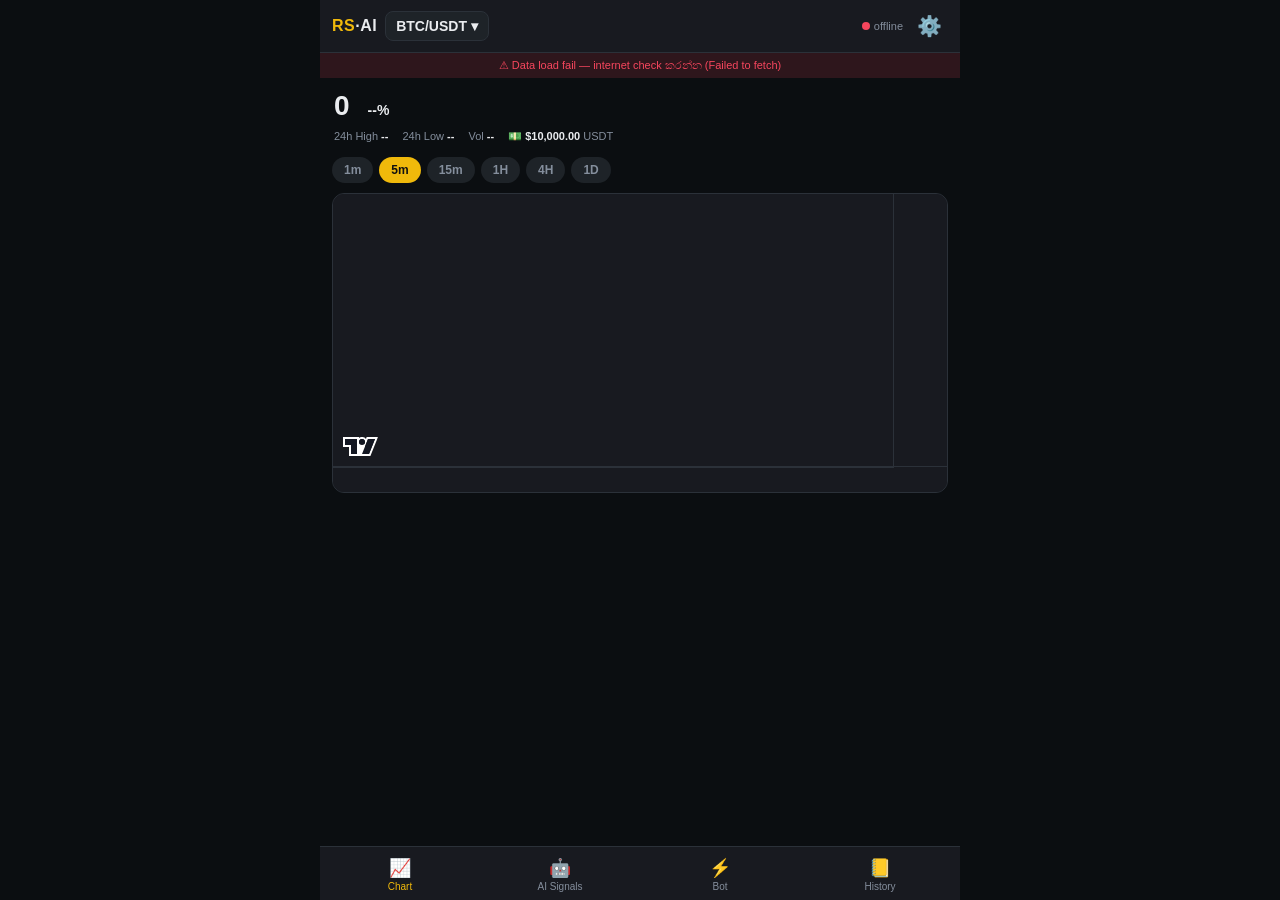
<file: app/src/main/assets/app.html>
<!DOCTYPE html>
<html lang="en">
<head>
<meta charset="UTF-8">
<meta name="viewport" content="width=device-width, initial-scale=1.0, maximum-scale=1.0, user-scalable=no, viewport-fit=cover">
<title>RS TradingAI</title>
<style>
  :root {
    --bg: #0b0e11; --panel: #181a20; --panel2: #1e2328; --panel3: #2b3139;
    --yellow: #f0b90b; --green: #0ecb81; --red: #f6465d;
    --text: #eaecef; --muted: #848e9c; --border: #2b3139;
  }
  * { margin:0; padding:0; box-sizing:border-box; -webkit-tap-highlight-color:transparent; }
  html,body { background:var(--bg); color:var(--text); font-family:-apple-system,'Segoe UI',Roboto,Helvetica,Arial,sans-serif; height:100%; overscroll-behavior:none; }
  body { display:flex; flex-direction:column; }
  #app { flex:1; display:flex; flex-direction:column; max-width:640px; margin:0 auto; width:100%; }

  /* Header */
  .hdr { display:flex; align-items:center; gap:8px; padding:10px 12px; background:var(--panel); position:sticky; top:0; z-index:20; border-bottom:1px solid var(--border); }
  .logo { font-weight:800; font-size:16px; color:var(--yellow); letter-spacing:.5px; white-space:nowrap; }
  .logo span { color:var(--text); }
  .sym-btn { background:var(--panel2); border:1px solid var(--border); color:var(--text); font-weight:700; padding:6px 10px; border-radius:8px; font-size:14px; }
  .dot { width:8px; height:8px; border-radius:50%; background:var(--red); display:inline-block; margin-right:4px; }
  .dot.on { background:var(--green); box-shadow:0 0 6px var(--green); }
  .status { font-size:11px; color:var(--muted); margin-left:auto; white-space:nowrap; display:flex; align-items:center; }
  .icon-btn { background:none; border:none; color:var(--muted); font-size:20px; padding:4px 6px; cursor:pointer; }

  /* Price */
  .price-row { display:flex; align-items:baseline; gap:10px; padding:12px 14px 4px; flex-wrap:wrap; }
  .big-price { font-size:28px; font-weight:800; }
  .big-price.up { color:var(--green); } .big-price.down { color:var(--red); }
  .chg { font-size:14px; font-weight:600; padding:2px 8px; border-radius:6px; }
  .chg.up { color:var(--green); background:rgba(14,203,129,.12); }
  .chg.down { color:var(--red); background:rgba(246,70,93,.12); }
  .stats { display:flex; gap:14px; padding:4px 14px 8px; font-size:11px; color:var(--muted); flex-wrap:wrap; }
  .stats b { color:var(--text); font-weight:600; }

  /* Timeframes */
  .tf-row { display:flex; gap:6px; padding:6px 12px; overflow-x:auto; }
  .tf { background:var(--panel2); color:var(--muted); border:none; padding:6px 12px; border-radius:16px; font-size:12px; font-weight:700; cursor:pointer; flex-shrink:0; }
  .tf.active { background:var(--yellow); color:#111; }

  /* Chart */
  #chartWrap { position:relative; height:300px; background:var(--panel); margin:4px 12px; border-radius:12px; border:1px solid var(--border); overflow:hidden; }
  #chart { position:absolute; inset:0; }

  /* AI Signal */
  .card { background:var(--panel); border:1px solid var(--border); border-radius:12px; margin:10px 12px; padding:14px; }
  .card h3 { font-size:12px; color:var(--muted); text-transform:uppercase; letter-spacing:1px; margin-bottom:10px; display:flex; align-items:center; gap:6px; }
  .sig-badge { font-size:22px; font-weight:800; text-align:center; padding:12px; border-radius:10px; margin-bottom:6px; }
  .sig-4 { background:rgba(14,203,129,.18); color:var(--green); }
  .sig-3 { background:rgba(14,203,129,.10); color:var(--green); }
  .sig-2 { background:rgba(132,142,156,.12); color:var(--muted); }
  .sig-1 { background:rgba(246,70,93,.10); color:var(--red); }
  .sig-0 { background:rgba(246,70,93,.18); color:var(--red); }
  .conf-bar-bg { height:8px; background:var(--panel3); border-radius:4px; overflow:hidden; margin:8px 0; }
  .conf-bar { height:100%; background:var(--yellow); border-radius:4px; transition:width .4s; }
  .score-line { display:flex; justify-content:space-between; font-size:12px; color:var(--muted); }
  .si-txt { font-size:13px; color:var(--text); margin-top:8px; line-height:1.5; }
  .factor { display:flex; align-items:center; gap:8px; padding:8px 0; border-bottom:1px solid var(--panel3); font-size:12px; }
  .factor:last-child { border-bottom:none; }
  .factor .fname { flex:1; } .factor .fval { color:var(--muted); max-width:55%; text-align:right; font-size:11px; }
  .mini-badge { font-size:10px; font-weight:800; padding:2px 6px; border-radius:4px; min-width:34px; text-align:center; }
  .b-buy { background:rgba(14,203,129,.15); color:var(--green); }
  .b-sell { background:rgba(246,70,93,.15); color:var(--red); }
  .b-flat { background:rgba(132,142,156,.15); color:var(--muted); }

  /* Bot */
  .mode-row { display:flex; gap:6px; margin-bottom:12px; }
  .mode { flex:1; padding:10px 4px; border-radius:10px; background:var(--panel2); border:1px solid var(--border); color:var(--muted); font-size:12px; font-weight:700; cursor:pointer; text-align:center; }
  .mode small { display:block; font-size:9px; font-weight:400; margin-top:2px; }
  .mode.active { border-color:var(--yellow); color:var(--text); background:rgba(240,185,11,.08); }
  .mode.live.active { border-color:var(--red); background:rgba(246,70,93,.10); }
  .kv { display:flex; justify-content:space-between; align-items:center; padding:8px 0; font-size:13px; }
  .kv .k { color:var(--muted); }
  .kv b { color:var(--text); }
  input[type=range] { width:130px; accent-color:var(--yellow); }
  .num-inp { width:80px; background:var(--panel2); border:1px solid var(--border); color:var(--text); padding:6px 8px; border-radius:8px; font-size:13px; text-align:right; }
  .btn { display:block; width:100%; padding:13px; border:none; border-radius:10px; font-size:15px; font-weight:800; cursor:pointer; margin-top:10px; }
  .btn-start { background:var(--green); color:#fff; }
  .btn-stop { background:var(--red); color:#fff; }
  .btn-warn { background:transparent; border:1px solid var(--border); color:var(--muted); font-size:12px; padding:10px; }
  .pos-box { border:1px solid var(--border); border-radius:10px; padding:12px; margin-top:10px; background:var(--panel2); }
  .pos-box .upnl { font-size:20px; font-weight:800; }
  .pos-box .upnl.up { color:var(--green); } .pos-box .upnl.down { color:var(--red); }

  /* Tables */
  table { width:100%; border-collapse:collapse; font-size:12px; }
  th { color:var(--muted); font-weight:600; text-align:left; padding:6px 4px; border-bottom:1px solid var(--border); font-size:11px; }
  td { padding:7px 4px; border-bottom:1px solid var(--panel3); }
  .t-buy { color:var(--green); font-weight:700; } .t-sell { color:var(--red); font-weight:700; }

  /* Bottom nav */
  .nav { display:flex; background:var(--panel); border-top:1px solid var(--border); position:sticky; bottom:0; z-index:20; padding-bottom:env(safe-area-inset-bottom); }
  .nav button { flex:1; background:none; border:none; color:var(--muted); padding:10px 0 8px; font-size:10px; cursor:pointer; display:flex; flex-direction:column; align-items:center; gap:2px; }
  .nav button .ico { font-size:18px; }
  .nav button.active { color:var(--yellow); }

  .section { display:none; flex:1; overflow-y:auto; padding-bottom:8px; }
  .section.active { display:block; }

  /* Modal */
  .modal-bg { position:fixed; inset:0; background:rgba(0,0,0,.7); z-index:50; display:none; align-items:flex-end; }
  .modal-bg.open { display:flex; }
  .modal { background:var(--panel); width:100%; max-width:640px; border-radius:16px 16px 0 0; max-height:85vh; overflow-y:auto; padding:16px; }
  .modal h2 { font-size:16px; margin-bottom:4px; }
  .modal .sub { font-size:12px; color:var(--muted); margin-bottom:14px; }
  .field label { font-size:11px; color:var(--muted); display:block; margin:10px 0 4px; }
  .field input, .field select { width:100%; background:var(--panel2); border:1px solid var(--border); color:var(--text); padding:10px 12px; border-radius:8px; font-size:14px; }
  .note { font-size:11px; color:var(--muted); line-height:1.6; margin-top:10px; }
  .warn { color:var(--red); }
  .close-x { float:right; background:none; border:none; color:var(--muted); font-size:22px; }

  /* Symbol picker */
  .sym-grid { display:grid; grid-template-columns:repeat(4,1fr); gap:8px; margin-top:10px; }
  .sym-cell { background:var(--panel2); border:1px solid var(--border); border-radius:8px; padding:9px 2px; text-align:center; font-size:12px; font-weight:700; cursor:pointer; color:var(--text); }
  .sym-cell.active { background:var(--yellow); color:#111; }
  .sym-search { width:100%; background:var(--panel2); border:1px solid var(--border); color:var(--text); padding:10px 12px; border-radius:8px; font-size:14px; }

  /* Toast */
  #toast { position:fixed; left:50%; transform:translateX(-50%); bottom:80px; background:var(--panel3); color:var(--text); padding:10px 16px; border-radius:10px; font-size:13px; z-index:99; display:none; max-width:88%; text-align:center; box-shadow:0 4px 20px rgba(0,0,0,.5); }
  .feed-item { padding:8px 0; border-bottom:1px solid var(--panel3); font-size:12px; display:flex; gap:8px; align-items:center; }
  .feed-item .t { color:var(--muted); font-size:10px; min-width:56px; }
  .badge-lv { font-size:10px; font-weight:800; padding:2px 6px; border-radius:4px; }
  .muted { color:var(--muted); }
  .green { color:var(--green); } .red { color:var(--red); }
  .banner { background:rgba(246,70,93,.15); color:var(--red); font-size:11px; text-align:center; padding:6px; display:none; }
</style>
</head>
<body>
<div id="app">

  <!-- Header -->
  <div class="hdr">
    <div class="logo">RS<span>·AI</span></div>
    <button class="sym-btn" id="symBtn" onclick="openSymPicker()">BTC/USDT ▾</button>
    <div class="status"><span class="dot" id="wsDot"></span><span id="wsTxt">connect…</span></div>
    <button class="icon-btn" onclick="openSettings()">⚙️</button>
  </div>
  <div class="banner" id="errBanner"></div>

  <!-- Price -->
  <div class="price-row">
    <div class="big-price" id="bigPrice">--</div>
    <div class="chg" id="chg24">--%</div>
  </div>
  <div class="stats">
    <div>24h High <b id="h24">--</b></div>
    <div>24h Low <b id="l24">--</b></div>
    <div>Vol <b id="v24">--</b></div>
    <div id="balChip">💵 <b id="balTxt">--</b> USDT</div>
  </div>

  <!-- Timeframes -->
  <div class="tf-row" id="tfRow">
    <button class="tf" data-tf="1m">1m</button>
    <button class="tf active" data-tf="5m">5m</button>
    <button class="tf" data-tf="15m">15m</button>
    <button class="tf" data-tf="1h">1H</button>
    <button class="tf" data-tf="4h">4H</button>
    <button class="tf" data-tf="1d">1D</button>
  </div>

  <!-- Chart -->
  <div id="chartWrap"><div id="chart"></div></div>

  <!-- Sections -->
  <div class="section active" id="sec-chart"></div>

  <div class="section" id="sec-ai">
    <div class="card" id="sigCard">
      <h3>🤖 AI Signal <span class="muted" id="sigUpdated" style="margin-left:auto;font-weight:400"></span></h3>
      <div class="sig-badge sig-2" id="sigBadge">ANALYZING…</div>
      <div class="conf-bar-bg"><div class="conf-bar" id="confBar" style="width:0%"></div></div>
      <div class="score-line"><span>Score: <b id="sigScore">0</b></span><span>Confidence: <b id="sigConf">0%</b></span></div>
      <div class="si-txt" id="sigSi"></div>
      <div class="si-txt muted" style="font-size:11px">ATR% <b id="sigAtr">--</b> · suggested TP <b id="sigTp">--</b>% / SL <b id="sigSl">--</b>%</div>
    </div>
    <div class="card">
      <h3>📊 Indicator Breakdown</h3>
      <div id="factorList"><div class="muted">Waiting for data…</div></div>
    </div>
    <div class="card">
      <h3>📡 Signal Feed</h3>
      <div id="feedList"><div class="muted" style="font-size:12px">Signal changes මෙතන පෙන්වයි…</div></div>
    </div>
  </div>

  <div class="section" id="sec-bot">
    <div class="card">
      <h3>🤖 Auto-Trading Bot</h3>
      <div class="mode-row">
        <div class="mode active" data-mode="paper" onclick="setMode('paper')">PAPER<small>fake 💰 safe</small></div>
        <div class="mode" data-mode="testnet" onclick="setMode('testnet')">TESTNET<small>fake keys 🟡</small></div>
        <div class="mode live" data-mode="live" onclick="setMode('live')">LIVE<small>real money 🔴</small></div>
      </div>
      <div class="note" id="modeNote">🟢 <b>Paper mode:</b> virtual $10,000 — real market data, fake money. 100% safe.</div>

      <div class="kv"><span class="k">Trade size (% balance)</span><span><input type="range" min="1" max="100" value="10" id="botPct" oninput="botPctVal.textContent=this.value+'%'; saveBotCfg()"> <b id="botPctVal">10%</b></span></div>
      <div class="kv"><span class="k">Take profit %</span><input class="num-inp" type="number" id="botTp" value="1.5" step="0.1" min="0.1" onchange="saveBotCfg()"></div>
      <div class="kv"><span class="k">Stop loss %</span><input class="num-inp" type="number" id="botSl" value="1.0" step="0.1" min="0.1" onchange="saveBotCfg()"></div>
      <div class="kv"><span class="k">Min AI score (entry)</span><input class="num-inp" type="number" id="botMin" value="55" step="5" min="20" max="100" onchange="saveBotCfg()"></div>
      <button class="btn btn-start" id="botBtn" onclick="toggleBot()">▶ START BOT</button>
      <div class="note" id="botStatus">Bot OFF — signals monitor කරනවා පමණයි.</div>
    </div>

    <div class="card" id="posCard" style="display:none">
      <h3>📌 Open Position</h3>
      <div class="pos-box">
        <div class="kv"><span class="k">Entry</span><b id="posEntry">--</b></div>
        <div class="kv"><span class="k">Qty</span><b id="posQty">--</b></div>
        <div class="kv"><span class="k">Value</span><b id="posVal">--</b></div>
        <div class="kv"><span class="k">Unrealized P&L</span><span class="upnl" id="posPnl">--</span></div>
        <div style="display:flex;gap:8px;margin-top:8px">
          <button class="btn btn-stop" style="margin:0" onclick="manualClose()">SELL / CLOSE</button>
        </div>
      </div>
    </div>

    <div class="card">
      <h3>📈 Bot Performance</h3>
      <div class="kv"><span class="k">Total P&L</span><b id="perfPnl">--</b></div>
      <div class="kv"><span class="k">Trades (win/loss)</span><b id="perfWl">--</b></div>
      <div class="kv"><span class="k">Win rate</span><b id="perfWr">--</b></div>
      <button class="btn btn-warn" onclick="resetPaper()">↺ Reset paper account ($10,000)</button>
    </div>
  </div>

  <div class="section" id="sec-hist">
    <div class="card">
      <h3>📒 Trade History</h3>
      <div style="overflow-x:auto">
        <table>
          <thead><tr><th>Time</th><th>Side</th><th>Price</th><th>Qty</th><th>P&L</th><th>Mode</th></tr></thead>
          <tbody id="tradeBody"><tr><td colspan="6" class="muted">ගණුදෙනු නෑ</td></tr></tbody>
        </table>
      </div>
    </div>
  </div>

  <!-- Bottom nav -->
  <div class="nav">
    <button class="active" data-sec="sec-chart" onclick="switchSec(this)"><span class="ico">📈</span>Chart</button>
    <button data-sec="sec-ai" onclick="switchSec(this)"><span class="ico">🤖</span>AI Signals</button>
    <button data-sec="sec-bot" onclick="switchSec(this)"><span class="ico">⚡</span>Bot</button>
    <button data-sec="sec-hist" onclick="switchSec(this)"><span class="ico">📒</span>History</button>
  </div>
</div>

<!-- Settings Modal -->
<div class="modal-bg" id="setModal" onclick="if(event.target===this)closeSettings()">
  <div class="modal">
    <button class="close-x" onclick="closeSettings()">✕</button>
    <h2>⚙️ Settings</h2>
    <div class="sub">Binance API keys ඔයාගේ phone එකේම store වෙනවා (localStorage). කිසිම server එකකට යන්නේ නෑ.</div>
    <div class="field">
      <label>API Key</label>
      <input type="text" id="apiKey" placeholder="Binance API key" autocomplete="off">
    </div>
    <div class="field">
      <label>API Secret</label>
      <input type="password" id="apiSecret" placeholder="Binance API secret" autocomplete="off">
    </div>
    <div class="field">
      <label>API Base (orders)</label>
      <select id="apiBase">
        <option value="https://api.binance.com">Live — api.binance.com</option>
        <option value="https://testnet.binance.vision">Testnet — testnet.binance.vision</option>
      </select>
    </div>
    <button class="btn btn-start" onclick="testApi()" style="background:var(--yellow);color:#111">🔌 Test Connection</button>
    <button class="btn btn-warn" onclick="saveSettings()">💾 Save</button>
    <div class="note" id="apiTestResult"></div>
    <div class="note warn">⚠️ LIVE mode = real money. API key එකහි withdrawals permission දෙන්න එපා! Trade permission පමණයි ඕන.<br><br>
    Testnet keys: <b>testnet.binance.vision</b> — GitHub account එකෙන් login වෙලා free keys ගන්න පුළුවන් (fake money).<br><br>
    Live keys: Binance → Profile → API Management → create (Spot &amp; Margin Trading ✓, Withdrawals ✗) + IP restriction දානවා නම් වඩා safe.</div>
  </div>
</div>

<!-- Symbol Picker Modal -->
<div class="modal-bg" id="symModal" onclick="if(event.target===this)closeSymPicker()">
  <div class="modal">
    <button class="close-x" onclick="closeSymPicker()">✕</button>
    <h2>Select Pair</h2>
    <div class="sub">USDT pairs</div>
    <input class="sym-search" id="symSearch" placeholder="Search (e.g. BTC, SOL, PEPE)" oninput="renderSymGrid()" maxlength="10">
    <div class="sym-grid" id="symGrid"></div>
  </div>
</div>

<div id="toast"></div>

<script src="js/engine.js"></script>
<script src="js/lightweight-charts.js"></script>
<script>
'use strict';

/* ================= State ================= */
const DATA_BASE = 'https://api.binance.com';
const LS = {
  get(k, d) { try { const v = localStorage.getItem('rset_' + k); return v ? JSON.parse(v) : d; } catch (e) { return d; } },
  set(k, v) { try { localStorage.setItem('rset_' + k, JSON.stringify(v)); } catch (e) {} }
};

const SYMBOLS = ['BTC','ETH','BNB','SOL','XRP','DOGE','ADA','AVAX','LINK','TRX','DOT','LTC','SHIB','PEPE','ARB','OP','FIL','ATOM','NEAR','WIF','SUI','TON'];

const App = {
  symbol: LS.get('symbol', 'BTCUSDT'),
  interval: LS.get('interval', '5m'),
  candles: [],
  signal: null,
  lastSigLabel: null,
  price: 0,
  prevPrice: 0,
  ticker: {},
  mode: LS.get('mode', 'paper'),
  ws: null, wsAlive: false, wsRetry: 0,
  timeOffset: 0,
  paper: LS.get('paper', { usdt: 10000, position: null }),
  trades: LS.get('trades', []),
  bot: LS.get('botcfg', { on: false, pct: 10, tp: 1.5, sl: 1.0, minScore: 55, lastEntryCandle: 0 }),
  api: LS.get('api', { key: '', secret: '', base: 'https://api.binance.com' }),
  feed: LS.get('feed', []),
  exch: null, // {step, tick, minNotional}
  chart: null, candleSeries: null, volSeries: null, ema20S: null, ema50S: null
};

/* ================= Helpers ================= */
const $ = id => document.getElementById(id);
function toast(msg, ms) {
  const t = $('toast'); t.textContent = msg; t.style.display = 'block';
  clearTimeout(t._h); t._h = setTimeout(() => t.style.display = 'none', ms || 2600);
  if (navigator.vibrate) { try { navigator.vibrate(30); } catch (e) {} }
}
function fmtPrice(p) {
  if (p == null || isNaN(p)) return '--';
  if (p >= 1000) return p.toLocaleString('en-US', { maximumFractionDigits: 2 });
  if (p >= 1) return p.toFixed(4).replace(/0+$/, '').replace(/\.$/, '');
  return p.toFixed(6).replace(/0+$/, '').replace(/\.$/, '');
}
function fmtQty(q) { return q == null ? '--' : (+q).toPrecision(6).replace(/\.?0+$/, ''); }
function fmtUsd(v, sign) {
  const s = sign && v > 0 ? '+' : '';
  return s + '$' + (+v).toLocaleString('en-US', { minimumFractionDigits: 2, maximumFractionDigits: 2 });
}
function ts2hm(ts) { const d = new Date(ts); return d.toLocaleTimeString([], { hour: '2-digit', minute: '2-digit' }); }
function showBanner(msg) { const b = $('errBanner'); if (msg) { b.textContent = '⚠ ' + msg; b.style.display = 'block'; } else b.style.display = 'none'; }

/* ================= REST helpers ================= */
async function rest(path, params) {
  let url = DATA_BASE + path;
  if (params) url += '?' + Engine.buildQuery(params);
  const r = await fetch(url);
  if (!r.ok) throw new Error('HTTP ' + r.status);
  return r.json();
}

async function signedRequest(method, path, params) {
  if (!App.api.key || !App.api.secret) throw new Error('API keys දාන්න (⚙️ Settings)');
  const p = Object.assign({}, params);
  p.recvWindow = 5000;
  p.timestamp = Date.now() + App.timeOffset;
  const query = Engine.buildQuery(p);
  const sig = await Engine.hmacSign(App.api.secret, query);
  const url = App.api.base + path + '?' + query + '&signature=' + sig;
  const r = await fetch(url, { method: method, headers: { 'X-MBX-APIKEY': App.api.key } });
  const j = await r.json().catch(() => ({}));
  if (!r.ok) throw new Error((j.msg || ('HTTP ' + r.status)));
  return j;
}

async function syncTime() {
  try { const t = await rest('/api/v3/time'); App.timeOffset = t.serverTime - Date.now(); } catch (e) {}
}

/* ================= Chart ================= */
function initChart() {
  const chart = LightweightCharts.createChart($('chart'), {
    layout: { background: { type: 'solid', color: '#181a20' }, textColor: '#848e9c', fontSize: 10 },
    grid: { vertLines: { color: '#22262c' }, horzLines: { color: '#22262c' } },
    rightPriceScale: { borderColor: '#2b3139' },
    timeScale: { borderColor: '#2b3139', timeVisible: true, secondsVisible: false },
    crosshair: { mode: 0 },
    handleScroll: true, handleScale: true
  });
  const candleSeries = chart.addCandlestickSeries({
    upColor: '#0ecb81', downColor: '#f6465d', borderUpColor: '#0ecb81', borderDownColor: '#f6465d',
    wickUpColor: '#0ecb81', wickDownColor: '#f6465d', priceLineColor: '#f0b90b'
  });
  const volSeries = chart.addHistogramSeries({ priceFormat: { type: 'volume' }, priceScaleId: 'vol' });
  chart.priceScale('vol').applyOptions({ scaleMargins: { top: 0.85, bottom: 0 } });
  const ema20S = chart.addLineSeries({ color: '#f0b90b', lineWidth: 1, priceLineVisible: false, lastValueVisible: false });
  const ema50S = chart.addLineSeries({ color: '#5b8def', lineWidth: 1, priceLineVisible: false, lastValueVisible: false });
  App.chart = chart; App.candleSeries = candleSeries; App.volSeries = volSeries; App.ema20S = ema20S; App.ema50S = ema50S;
  const ro = new ResizeObserver(() => chart.applyOptions({ width: $('chartWrap').clientWidth, height: $('chartWrap').clientHeight }));
  ro.observe($('chartWrap'));
  chart.applyOptions({ width: $('chartWrap').clientWidth, height: $('chartWrap').clientHeight });
}

function candlesToChart() {
  const data = App.candles.map(c => ({ time: c.time, open: c.open, high: c.high, low: c.low, close: c.close }));
  App.candleSeries.setData(data);
  App.volSeries.setData(App.candles.map(c => ({ time: c.time, value: c.volume, color: c.close >= c.open ? 'rgba(14,203,129,.4)' : 'rgba(246,70,93,.4)' })));
  const closes = App.candles.map(c => c.close);
  const e20 = Engine.emaSeries(closes, 20), e50 = Engine.emaSeries(closes, 50);
  const d20 = [], d50 = [];
  for (let i = 0; i < App.candles.length; i++) {
    if (e20[i] != null) d20.push({ time: App.candles[i].time, value: e20[i] });
    if (e50[i] != null) d50.push({ time: App.candles[i].time, value: e50[i] });
  }
  App.ema20S.setData(d20); App.ema50S.setData(d50);
}

function updateLastBar(k) {
  // k = raw kline event data
  const bar = { time: Math.floor(k.t / 1000), open: +k.o, high: +k.h, low: +k.l, close: +k.c };
  App.candleSeries.update(bar);
  App.volSeries.update({ time: bar.time, value: +k.v, color: bar.close >= bar.open ? 'rgba(14,203,129,.4)' : 'rgba(246,70,93,.4)' });
  // update local candle array
  const last = App.candles[App.candles.length - 1];
  if (last && last.time === bar.time) {
    last.open = bar.open; last.high = bar.high; last.low = bar.low; last.close = bar.close; last.volume = +k.v;
  } else if (!last || bar.time > last.time) {
    App.candles.push({ time: bar.time, open: bar.open, high: bar.high, low: bar.low, close: bar.close, volume: +k.v });
    if (App.candles.length > 600) App.candles.shift();
    if (k.x) onCandleClose(); // closed via new bar appearing
  }
  // live EMA update (light approximation: recompute last point)
  const closes = App.candles.map(c => c.close);
  const e20 = Engine.ema(closes, 20), e50 = Engine.ema(closes, 50);
  const t = App.candles[App.candles.length - 1].time;
  if (e20 != null) App.ema20S.update({ time: t, value: e20 });
  if (e50 != null) App.ema50S.update({ time: t, value: e50 });
}

/* ================= Data loading ================= */
async function loadCandles() {
  showBanner(null);
  try {
    const raw = await rest('/api/v3/klines', { symbol: App.symbol, interval: App.interval, limit: 400 });
    App.candles = raw.map(k => ({ time: Math.floor(k[0] / 1000), open: +k[1], high: +k[2], low: +k[3], close: +k[4], volume: +k[5] }));
    candlesToChart();
    App.price = App.candles[App.candles.length - 1].close;
    computeAndRenderSignal();
    loadExchangeInfo();
  } catch (e) {
    showBanner('Data load fail — internet check කරන්න (' + e.message + ')');
  }
}

async function loadExchangeInfo() {
  try {
    const cached = LS.get('exch_' + App.symbol, null);
    if (cached && Date.now() - cached.ts < 86400000) { App.exch = cached; return; }
    const j = await rest('/api/v3/exchangeInfo', { symbol: App.symbol });
    const f = j.symbols[0].filters;
    const info = {
      ts: Date.now(),
      step: (f.find(x => x.filterType === 'LOT_SIZE') || {}).stepSize || '0.00010000',
      tick: (f.find(x => x.filterType === 'PRICE_FILTER') || {}).tickSize || '0.01000000',
      minNotional: +((f.find(x => x.filterType === 'NOTIONAL') || f.find(x => x.filterType === 'MIN_NOTIONAL') || {}).minNotional || 5)
    };
    App.exch = info; LS.set('exch_' + App.symbol, info);
  } catch (e) { App.exch = { step: '0.00010000', tick: '0.01000000', minNotional: 5, ts: Date.now() }; }
}

/* ================= WebSocket ================= */
function wsConnect() {
  if (App.ws) { try { App.ws.close(); } catch (e) {} }
  const s = App.symbol.toLowerCase();
  const url = 'wss://stream.binance.com:9443/stream?streams=' + s + '@kline_' + App.interval + '/' + s + '@ticker';
  setWs(false, 'connect…');
  let ws;
  try { ws = new WebSocket(url); } catch (e) { scheduleReconnect(); return; }
  App.ws = ws;

  ws.onopen = () => { App.wsRetry = 0; setWs(true, 'live'); };
  ws.onmessage = (ev) => {
    let msg; try { msg = JSON.parse(ev.data); } catch (e) { return; }
    const d = msg.data || msg;
    if (d.e === 'kline') {
      updateLastBar(d.k);
      App.prevPrice = App.price;
      App.price = +d.k.c;
      renderPrice();
      onTick();
      if (d.k.x) onCandleClose();
    } else if (d.e === '24hrTicker') {
      App.ticker = d;
      renderTicker();
    }
  };
  ws.onclose = () => { setWs(false, 'offline'); scheduleReconnect(); };
  ws.onerror = () => { try { ws.close(); } catch (e) {} };
}
function scheduleReconnect() {
  if (App.wsRetry > 8) { setWs(false, 'offline — retry later'); setTimeout(scheduleReconnect0, 30000); return; }
  const delay = Math.min(30000, 1000 * Math.pow(2, App.wsRetry++));
  setTimeout(() => { if (!App.wsAlive) wsConnect(); }, delay);
}
function scheduleReconnect0() { App.wsRetry = 0; wsConnect(); }
function setWs(ok, txt) { App.wsAlive = ok; $('wsDot').className = 'dot' + (ok ? ' on' : ''); $('wsTxt').textContent = txt; }

/* ================= Rendering ================= */
function renderPrice() {
  const el = $('bigPrice');
  el.textContent = fmtPrice(App.price);
  if (App.prevPrice && App.price !== App.prevPrice) el.className = 'big-price ' + (App.price > App.prevPrice ? 'up' : 'down');
}

function renderTicker() {
  const t = App.ticker;
  const pct = +t.P || 0;
  const c = $('chg24');
  c.textContent = (pct >= 0 ? '+' : '') + pct.toFixed(2) + '%';
  c.className = 'chg ' + (pct >= 0 ? 'up' : 'down');
  $('h24').textContent = fmtPrice(+t.h);
  $('l24').textContent = fmtPrice(+t.l);
  const qv = +t.q;
  $('v24').textContent = qv >= 1e9 ? (qv / 1e9).toFixed(2) + 'B' : qv >= 1e6 ? (qv / 1e6).toFixed(2) + 'M' : qv >= 1e3 ? (qv / 1e3).toFixed(1) + 'K' : qv.toFixed(0);
}

function miniBadge(v) {
  if (v >= 20) return '<span class="mini-badge b-buy">BUY</span>';
  if (v <= -20) return '<span class="mini-badge b-sell">SELL</span>';
  return '<span class="mini-badge b-flat">FLAT</span>';
}

function computeAndRenderSignal() {
  const sig = Engine.computeSignal(App.candles);
  App.signal = sig;
  if (!sig.ok) { $('sigBadge').textContent = 'WAITING DATA…'; return; }

  const b = $('sigBadge');
  b.textContent = sig.label + '  ·  ' + sig.confidence + '%';
  b.className = 'sig-badge sig-' + sig.level;
  $('confBar').style.width = sig.confidence + '%';
  $('sigScore').textContent = (sig.score > 0 ? '+' : '') + sig.score;
  $('sigConf').textContent = sig.confidence + '%';
  $('sigSi').textContent = '🇱🇰 ' + Engine.sinhalaSummary(sig);
  $('sigAtr').textContent = sig.atrPct + '%';
  $('sigTp').textContent = (sig.atrPct * 1.5).toFixed(2);
  $('sigSl').textContent = (sig.atrPct).toFixed(2);
  $('sigUpdated').textContent = 'updated ' + ts2hm(sig.ts);

  $('factorList').innerHTML = sig.factors.map(f =>
    '<div class="factor">' + miniBadge(f.value) + '<span class="fname">' + f.name + '</span><span class="fval">' + f.text + '</span></div>'
  ).join('');

  // feed on label change
  if (App.lastSigLabel !== sig.label) {
    App.lastSigLabel = sig.label;
    App.feed.unshift({ t: Date.now(), label: sig.label, level: sig.level, price: sig.price, conf: sig.confidence, symbol: App.symbol });
    if (App.feed.length > 40) App.feed.length = 40;
    LS.set('feed', App.feed);
    renderFeed();
  }
}

function renderFeed() {
  const el = $('feedList');
  if (!App.feed.length) return;
  el.innerHTML = App.feed.map(f =>
    '<div class="feed-item"><span class="t">' + ts2hm(f.t) + '</span>' +
    '<span class="badge-lv ' + (f.level >= 3 ? 'b-buy' : f.level <= 1 ? 'b-sell' : 'b-flat') + '">' + f.label + '</span>' +
    '<span>' + f.symbol.replace('USDT', '') + ' @ ' + fmtPrice(f.price) + '</span>' +
    '<span class="muted" style="margin-left:auto">' + f.conf + '%</span></div>'
  ).join('');
}

function renderBalance() {
  if (App.mode === 'paper') {
    let total = App.paper.usdt;
    if (App.paper.position && App.price) total += App.paper.position.qty * App.price;
    $('balTxt').textContent = fmtUsd(total);
    $('balChip').title = 'Paper equity';
  } else {
    $('balTxt').textContent = App.api.key ? 'API' : '--';
  }
}

function renderPosition() {
  const p = App.paper.position;
  const card = $('posCard');
  if (!p) { card.style.display = 'none'; return; }
  card.style.display = 'block';
  $('posEntry').textContent = fmtPrice(p.entryPrice);
  $('posQty').textContent = fmtQty(p.qty) + ' ' + App.symbol.replace('USDT', '');
  $('posVal').textContent = fmtUsd(p.qty * (App.price || p.entryPrice));
  const pnl = (App.price - p.entryPrice) * p.qty;
  const el = $('posPnl');
  el.textContent = fmtUsd(pnl, true);
  el.className = 'upnl ' + (pnl >= 0 ? 'up' : 'down');
}

function renderPerf() {
  const trades = App.trades.filter(t => t.pnl != null);
  if (!trades.length) {
    $('perfPnl').textContent = '--'; $('perfWl').textContent = '0'; $('perfWr').textContent = '--';
    return;
  }
  const total = trades.reduce((a, t) => a + t.pnl, 0);
  const wins = trades.filter(t => t.pnl > 0).length;
  $('perfPnl').textContent = fmtUsd(total, true);
  $('perfPnl').className = total >= 0 ? 'green' : 'red';
  $('perfWl').textContent = trades.length + ' (' + wins + '/' + (trades.length - wins) + ')';
  $('perfWr').textContent = (wins / trades.length * 100).toFixed(1) + '%';
}

function renderTrades() {
  const body = $('tradeBody');
  if (!App.trades.length) { body.innerHTML = '<tr><td colspan="6" class="muted">ගණුදෙනු නෑ</td></tr>'; return; }
  body.innerHTML = App.trades.slice(0, 60).map(t =>
    '<tr><td class="muted">' + ts2hm(t.time) + '</td>' +
    '<td class="' + (t.side === 'BUY' ? 't-buy' : 't-sell') + '">' + t.side + '</td>' +
    '<td>' + fmtPrice(t.price) + '</td>' +
    '<td>' + fmtQty(t.qty) + '</td>' +
    '<td class="' + (t.pnl > 0 ? 'green' : t.pnl < 0 ? 'red' : 'muted') + '">' + (t.pnl != null ? fmtUsd(t.pnl, true) : '—') + '</td>' +
    '<td class="muted">' + (t.mode || 'paper') + '</td></tr>'
  ).join('');
}

function renderAll() { renderPrice(); renderBalance(); renderPosition(); renderPerf(); renderTrades(); renderFeed(); }

/* ================= Bot / Trading ================= */
function setMode(m) {
  if (m === 'live' && !confirm('🔴 LIVE MODE — REAL MONEY!\n\nඔයාගේ Binance account එකේ real trades වෙනවා.\nAPI keys ඕන (withdrawal permission නැති key එකක්).\n\nContinue?')) return;
  App.mode = m; LS.set('mode', m);
  document.querySelectorAll('.mode').forEach(el => el.classList.toggle('active', el.dataset.mode === m));
  $('modeNote').innerHTML = m === 'paper'
    ? '🟢 <b>Paper mode:</b> virtual $10,000 — real market data, fake money. 100% safe.'
    : m === 'testnet'
      ? '🟡 <b>Testnet mode:</b> testnet.binance.vision fake funds — API keys ඕන (⚙️ Settings බලන්න).'
      : '🔴 <b>LIVE MODE:</b> REAL MONEY! Trade size පොඩිවට තියාගන්න. TP/SL හැමවෙලාවෙම check කරන්න.';
  renderBalance();
}

function saveBotCfg() {
  App.bot.pct = +$('botPct').value;
  App.bot.tp = +$('botTp').value || 1.5;
  App.bot.sl = +$('botSl').value || 1.0;
  App.bot.minScore = +$('botMin').value || 55;
  LS.set('botcfg', App.bot);
}

function toggleBot() {
  saveBotCfg();
  App.bot.on = !App.bot.on;
  LS.set('botcfg', App.bot);
  const btn = $('botBtn');
  if (App.bot.on) {
    btn.textContent = '⏸ STOP BOT'; btn.className = 'btn btn-stop';
    $('botStatus').innerHTML = 'Bot <b class="green">ON</b> — AI signal ' + App.bot.minScore + '+ ආදාම ' + App.symbol + ' buy කරනවා. TP ' + App.bot.tp + '% / SL ' + App.bot.sl + '%';
    if (App.mode !== 'paper' && (!App.api.key || !App.api.secret)) { toast('⚠️ API keys නෑ — Settings එකේ දාන්න'); }
    toast('🤖 Bot ON (' + App.mode.toUpperCase() + ')');
  } else {
    btn.textContent = '▶ START BOT'; btn.className = 'btn btn-start';
    $('botStatus').textContent = 'Bot OFF — signals monitor කරනවා පමණයි.';
    toast('Bot OFF');
  }
}

async function getLiveBalance() {
  if (App.mode === 'paper') return App.paper.usdt;
  const acc = await signedRequest('GET', '/api/v3/account', {});
  const usdt = acc.balances.find(b => b.asset === 'USDT');
  return usdt ? +usdt.free : 0;
}

async function botBuy(reason) {
  if (App.paper.position) return;
  const price = App.price;
  try {
    if (App.mode === 'paper') {
      const spend = Math.min(App.paper.usdt * App.bot.pct / 100, App.paper.usdt);
      if (spend < 5) { toast('Balance ප්‍රමාණවත් නෑ'); return; }
      const qty = spend / price;
      App.paper.usdt -= spend;
      App.paper.position = { qty, entryPrice: price, spend, time: Date.now() };
      LS.set('paper', App.paper);
      recordTrade('BUY', price, qty, null, reason);
      toast('🟢 PAPER BUY ' + fmtQty(qty) + ' @ ' + fmtPrice(price));
    } else {
      const bal = await getLiveBalance();
      const spend = bal * App.bot.pct / 100;
      if (spend < Math.max(5, (App.exch || {}).minNotional || 5)) { toast('Balance ප්‍රමාණවත් නෑ (min ~$' + ((App.exch || {}).minNotional || 5) + ')'); return; }
      const res = await signedRequest('POST', '/api/v3/order', {
        symbol: App.symbol, side: 'BUY', type: 'MARKET', quoteOrderQty: spend.toFixed(2)
      });
      // figure actual fill
      let qty = 0, quote = spend;
      try {
        const fills = (await signedRequest('GET', '/api/v3/order', { symbol: App.symbol, orderId: res.orderId })).fills || res.fills || [];
        qty = fills.reduce((a, f) => a + +f.qty, 0);
        quote = fills.reduce((a, f) => a + +f.price * +f.qty, 0) || spend;
      } catch (e) { qty = spend / price; }
      const entry = quote / qty;
      App.paper.position = { qty, entryPrice: entry, spend: quote, time: Date.now(), orderId: res.orderId };
      LS.set('paper', App.paper);
      recordTrade('BUY', entry, qty, null, reason);
      toast('🟢 ' + App.mode.toUpperCase() + ' BUY ' + fmtQty(qty) + ' @ ' + fmtPrice(entry));
    }
    renderAll();
  } catch (e) {
    toast('❌ Buy fail: ' + e.message);
    recordError('BUY', e.message);
  }
}

async function botSell(reason) {
  const p = App.paper.position;
  if (!p) return;
  const price = App.price;
  try {
    if (App.mode === 'paper') {
      const proceeds = p.qty * price;
      App.paper.usdt += proceeds;
      const pnl = proceeds - p.spend;
      App.paper.position = null;
      LS.set('paper', App.paper);
      recordTrade('SELL', price, p.qty, pnl, reason);
      toast((pnl >= 0 ? '✅' : '🔻') + ' PAPER SELL ' + fmtUsd(pnl, true));
    } else {
      const step = (App.exch || {}).step || '0.00010000';
      const qty = Engine.roundQty(p.qty, step);
      if (qty <= 0) { toast('Qty පොඩි වැඩි — dust විතරයි ඉතුරු'); App.paper.position = null; LS.set('paper', App.paper); return; }
      await signedRequest('POST', '/api/v3/order', { symbol: App.symbol, side: 'SELL', type: 'MARKET', quantity: qty });
      const proceeds = qty * price;
      const pnl = proceeds - p.spend;
      App.paper.position = null;
      LS.set('paper', App.paper);
      recordTrade('SELL', price, qty, pnl, reason);
      toast((pnl >= 0 ? '✅' : '🔻') + ' ' + App.mode.toUpperCase() + ' SELL ' + fmtUsd(pnl, true));
    }
    renderAll();
  } catch (e) {
    toast('❌ Sell fail: ' + e.message);
    recordError('SELL', e.message);
  }
}

function manualClose() { botSell('manual'); }

function recordTrade(side, price, qty, pnl, reason) {
  App.trades.unshift({ time: Date.now(), side, symbol: App.symbol, price, qty, pnl, mode: App.mode, reason: reason || '' });
  if (App.trades.length > 200) App.trades.length = 200;
  LS.set('trades', App.trades);
  renderAll();
}
function recordError(side, msg) {
  App.trades.unshift({ time: Date.now(), side: side + '_FAIL', symbol: App.symbol, price: 0, qty: 0, pnl: null, mode: App.mode, reason: msg.slice(0, 80) });
  LS.set('trades', App.trades);
  renderTrades();
}

/* Called every price tick: TP/SL guard */
function onTick() {
  const p = App.paper.position;
  if (!p || !App.price) return;
  const pct = (App.price - p.entryPrice) / p.entryPrice * 100;
  const tp = App.bot.tp, sl = App.bot.sl;
  if (pct >= tp) { botSell('take-profit +' + pct.toFixed(2) + '%'); }
  else if (pct <= -sl) { botSell('stop-loss ' + pct.toFixed(2) + '%'); }
  renderPosition();
}

/* Called on candle close: AI decision */
function onCandleClose() {
  computeAndRenderSignal();
  renderBalance();
  const sig = App.signal;
  if (!App.bot.on || !sig || !sig.ok) return;
  // cooldown: 3 candles
  const candleTime = App.candles.length ? App.candles[App.candles.length - 1].time : 0;
  if (candleTime && candleTime === App.bot.lastEntryCandle) return;
  const p = App.paper.position;
  if (p) {
    // early exit on strong reverse signal
    if (sig.score <= -App.bot.minScore) botSell('AI reverse signal ' + sig.score);
    return;
  }
  if (sig.score >= App.bot.minScore) {
    App.bot.lastEntryCandle = candleTime;
    LS.set('botcfg', App.bot);
    botBuy('AI signal ' + sig.score + ' (' + sig.label + ')');
  }
}

/* ================= Settings ================= */
function openSettings() {
  $('apiKey').value = App.api.key || '';
  $('apiSecret').value = App.api.secret || '';
  $('apiBase').value = App.api.base || 'https://api.binance.com';
  $('apiTestResult').textContent = '';
  $('setModal').classList.add('open');
}
function closeSettings() { $('setModal').classList.remove('open'); }

function saveSettings() {
  App.api.key = $('apiKey').value.trim();
  App.api.secret = $('apiSecret').value.trim();
  App.api.base = $('apiBase').value;
  LS.set('api', App.api);
  if (App.api.base.includes('testnet')) { App.mode = 'testnet'; LS.set('mode', 'testnet'); }
  renderBalance();
  toast('💾 Settings saved');
  closeSettings();
}

async function testApi() {
  const key = $('apiKey').value.trim(), secret = $('apiSecret').value.trim();
  const base = $('apiBase').value;
  const out = $('apiTestResult');
  if (!key || !secret) { out.innerHTML = '<span class="warn">Key + Secret දෙකම දාන්න</span>'; return; }
  out.textContent = '⏳ Testing…';
  // temporarily use entered values
  const old = { key: App.api.key, secret: App.api.secret, base: App.api.base };
  App.api.key = key; App.api.secret = secret; App.api.base = base;
  try {
    await syncTime();
    const acc = await signedRequest('GET', '/api/v3/account', {});
    const n = (acc.balances || []).filter(b => +b.free > 0).length;
    out.innerHTML = '✅ <b>Connected!</b> ' + n + ' assets with balance. Account can trade.';
    saveSettingsSilent(key, secret, base);
  } catch (e) {
    out.innerHTML = '❌ <span class="warn">' + e.message + '</span>';
    App.api.key = old.key; App.api.secret = old.secret; App.api.base = old.base;
  }
}
function saveSettingsSilent(k, s, b) { App.api.key = k; App.api.secret = s; App.api.base = b; LS.set('api', App.api); }

/* ================= Symbol picker ================= */
function openSymPicker() { $('symModal').classList.add('open'); renderSymGrid(); }
function closeSymPicker() { $('symModal').classList.remove('open'); }
function renderSymGrid() {
  const q = ($('symSearch').value || '').toUpperCase().replace(/[^A-Z0-9]/g, '');
  const list = SYMBOLS.filter(s => !q || s.includes(q)).slice(0, 24);
  $('symGrid').innerHTML = list.map(s => {
    const sym = s + 'USDT';
    return '<div class="sym-cell' + (sym === App.symbol ? ' active' : '') + '" onclick="pickSymbol(\'' + sym + '\')">' + s + '</div>';
  }).join('') || '<div class="muted" style="grid-column:1/-1;font-size:12px">Pair එකක් හම්බු නෑ</div>';
}
function pickSymbol(sym) {
  App.symbol = sym; LS.set('symbol', sym);
  $('symBtn').textContent = sym.replace('USDT', '/USDT') + ' ▾';
  closeSymPicker();
  App.candles = []; App.lastSigLabel = null; App.exch = null;
  loadCandles().then(wsConnect);
}

/* ================= Tabs & misc ================= */
function switchSec(btn) {
  document.querySelectorAll('.nav button').forEach(b => b.classList.remove('active'));
  btn.classList.add('active');
  document.querySelectorAll('.section').forEach(s => s.classList.remove('active'));
  $(btn.dataset.sec).classList.add('active');
  if (App.chart) setTimeout(() => App.chart.applyOptions({ width: $('chartWrap').clientWidth }), 60);
}

function resetPaper() {
  if (!confirm('Paper account reset කරන්නද? ($10,000)')) return;
  App.paper = { usdt: 10000, position: null };
  LS.set('paper', App.paper);
  renderAll();
  toast('↺ Paper account reset');
}

document.querySelectorAll('.tf').forEach(btn => {
  btn.addEventListener('click', () => {
    document.querySelectorAll('.tf').forEach(b => b.classList.remove('active'));
    btn.classList.add('active');
    App.interval = btn.dataset.tf;
    LS.set('interval', App.interval);
    loadCandles().then(wsConnect);
  });
});

/* ================= Boot ================= */
window.addEventListener('error', (e) => { /* keep app alive */ });
(function boot() {
  $('symBtn').textContent = App.symbol.replace('USDT', '/USDT') + ' ▾';
  $('botPct').value = App.bot.pct; $('botPctVal').textContent = App.bot.pct + '%';
  $('botTp').value = App.bot.tp; $('botSl').value = App.bot.sl; $('botMin').value = App.bot.minScore;
  if (App.bot.on) { $('botBtn').textContent = '⏸ STOP BOT'; $('botBtn').className = 'btn btn-stop'; }
  setModeUiOnly();
  initChart();
  renderAll();
  syncTime();
  loadCandles().then(wsConnect);
  setInterval(syncTime, 5 * 60 * 1000);
  // periodic signal refresh (catch-all every 30s)
  setInterval(() => { if (App.candles.length >= 60 && document.visibilityState !== 'hidden') computeAndRenderSignal(); }, 30000);
})();

function setModeUiOnly() {
  document.querySelectorAll('.mode').forEach(el => el.classList.toggle('active', el.dataset.mode === App.mode));
  $('modeNote').innerHTML = App.mode === 'paper'
    ? '🟢 <b>Paper mode:</b> virtual $10,000 — real market data, fake money. 100% safe.'
    : App.mode === 'testnet'
      ? '🟡 <b>Testnet mode:</b> testnet.binance.vision fake funds — API keys ඕන (⚙️ Settings බලන්න).'
      : '🔴 <b>LIVE MODE:</b> REAL MONEY! Trade size පොඩිවට තියාගන්න. TP/SL හැමවෙලාවෙම check කරන්න.';
}
</script>
</body>
</html>
</file>
<file: ai-hub-app/app/src/main/assets/app.css>
/* ═══════════════════════════════════════════════════════════════════
   RS AI Hub — All-in-One AI App Styles
   Dark-first, mobile-first, glassmorphism, gradient accents
   ═══════════════════════════════════════════════════════════════════ */

/* ── CSS Variables ──────────────────────────────────────────────── */
:root {
  --bg:           #0B0F1A;
  --bg2:          #111827;
  --bg3:          #1a2235;
  --card:         rgba(17, 24, 39, 0.85);
  --card-border:  rgba(109, 91, 255, 0.15);
  --glass:        rgba(255, 255, 255, 0.04);
  --glass-border: rgba(255, 255, 255, 0.08);
  --text:         #E8ECF4;
  --text2:        #9CA3AF;
  --text3:        #6B7280;
  --accent:       #6D5BFF;
  --accent2:      #00D9FF;
  --accent3:      #FF6B9D;
  --success:      #10B981;
  --warning:      #F59E0B;
  --error:        #EF4444;
  --user-bubble:  linear-gradient(135deg, #6D5BFF, #00D9FF);
  --shadow:       0 8px 32px rgba(0, 0, 0, 0.4);
  --radius:       16px;
  --radius-sm:    10px;
  --radius-xs:    6px;
  --nav-h:        64px;
  --header-h:     56px;
  --font:         -apple-system, BlinkMacSystemFont, 'Segoe UI', Roboto, 'Noto Sans', sans-serif;
  --font-mono:    'SF Mono', 'Fira Code', Consolas, monospace;
  --transition:   0.2s ease;
}
[data-theme="light"] {
  --bg:           #F0F2F5;
  --bg2:          #FFFFFF;
  --bg3:          #E5E7EB;
  --card:         rgba(255, 255, 255, 0.92);
  --card-border:  rgba(109, 91, 255, 0.2);
  --glass:        rgba(255, 255, 255, 0.7);
  --glass-border: rgba(0, 0, 0, 0.08);
  --text:         #111827;
  --text2:        #4B5563;
  --text3:        #9CA3AF;
  --shadow:       0 4px 20px rgba(0, 0, 0, 0.1);
  --user-bubble:  linear-gradient(135deg, #6D5BFF, #00BFFF);
}

/* ── Reset & Base ───────────────────────────────────────────────── */
*, *::before, *::after { box-sizing: border-box; margin: 0; padding: 0; }
html { font-size: 16px; -webkit-text-size-adjust: 100%; }
body {
  font-family: var(--font);
  background: var(--bg);
  color: var(--text);
  min-height: 100vh;
  overflow: hidden;
  -webkit-tap-highlight-color: transparent;
  -webkit-font-smoothing: antialiased;
}
a { color: var(--accent2); text-decoration: none; }
a:hover { text-decoration: underline; }
button, input, textarea, select {
  font-family: inherit; font-size: inherit; color: inherit;
  border: none; outline: none; background: none;
}
button { cursor: pointer; }
img { max-width: 100%; display: block; }

/* ── App Shell ──────────────────────────────────────────────────── */
#app {
  display: flex; flex-direction: column;
  height: 100vh; height: 100dvh;
  max-width: 760px; margin: 0 auto;
  position: relative;
}
/* Header */
.header {
  height: var(--header-h); padding: 0 16px;
  display: flex; align-items: center; justify-content: space-between;
  background: var(--bg);
  border-bottom: 1px solid var(--glass-border);
  flex-shrink: 0; z-index: 50;
}
.header-brand {
  display: flex; align-items: center; gap: 10px;
  font-weight: 700; font-size: 1.1rem;
}
.header-brand .logo {
  width: 32px; height: 32px;
  background: var(--user-bubble);
  border-radius: 8px; display: flex; align-items: center; justify-content: center;
  font-size: 1.1rem;
}
.header-actions { display: flex; gap: 6px; }
.header-actions button {
  width: 36px; height: 36px; border-radius: 50%;
  display: flex; align-items: center; justify-content: center;
  background: var(--glass); color: var(--text2);
  transition: background var(--transition), color var(--transition);
}
.header-actions button:hover { background: var(--accent); color: #fff; }

/* Main content area */
.main {
  flex: 1; overflow: hidden; position: relative;
}
.view {
  position: absolute; inset: 0;
  overflow-y: auto; overflow-x: hidden;
  padding: 16px; padding-bottom: calc(var(--nav-h) + 16px);
  display: none;
  animation: fadeIn 0.25s ease;
}
.view.active { display: block; }
@keyframes fadeIn { from { opacity: 0; transform: translateY(8px); } to { opacity: 1; transform: none; } }

/* Bottom nav */
.tabbar {
  position: fixed; bottom: 0; left: 0; right: 0;
  height: var(--nav-h);
  background: var(--bg);
  border-top: 1px solid var(--glass-border);
  display: flex; align-items: center; justify-content: space-around;
  z-index: 100;
  padding-bottom: env(safe-area-inset-bottom, 0);
}
.tabbar button {
  flex: 1; display: flex; flex-direction: column; align-items: center;
  gap: 3px; padding: 8px 0;
  color: var(--text3); font-size: 0.68rem; font-weight: 600;
  transition: color var(--transition);
  position: relative;
}
.tabbar button svg { width: 24px; height: 24px; transition: transform 0.2s; }
.tabbar button.active { color: var(--accent); }
.tabbar button.active svg { transform: scale(1.15); }
.tabbar button .badge {
  position: absolute; top: 2px; right: calc(50% - 18px);
  background: var(--accent3); color: #fff;
  font-size: 0.6rem; min-width: 16px; height: 16px;
  border-radius: 8px; display: flex; align-items: center; justify-content: center;
  display: none;
}

/* ── Cards & Glass ──────────────────────────────────────────────── */
.card {
  background: var(--card);
  border: 1px solid var(--card-border);
  border-radius: var(--radius);
  padding: 16px;
  backdrop-filter: blur(12px);
  -webkit-backdrop-filter: blur(12px);
  box-shadow: var(--shadow);
}
.glass {
  background: var(--glass);
  border: 1px solid var(--glass-border);
  border-radius: var(--radius-sm);
}

/* ── Buttons ────────────────────────────────────────────────────── */
.btn {
  display: inline-flex; align-items: center; justify-content: center; gap: 6px;
  padding: 10px 20px; border-radius: var(--radius-sm);
  font-weight: 600; font-size: 0.9rem;
  transition: all var(--transition);
}
.btn-primary {
  background: var(--user-bubble); color: #fff;
  box-shadow: 0 4px 15px rgba(109, 91, 255, 0.3);
}
.btn-primary:hover { transform: translateY(-1px); box-shadow: 0 6px 20px rgba(109, 91, 255, 0.4); }
.btn-primary:active { transform: none; }
.btn-sm { padding: 6px 14px; font-size: 0.8rem; border-radius: var(--radius-xs); }
.btn-ghost {
  background: var(--glass); color: var(--text2);
  border: 1px solid var(--glass-border);
}
.btn-ghost:hover { background: var(--accent); color: #fff; border-color: var(--accent); }
.btn-icon {
  width: 36px; height: 36px; padding: 0; border-radius: 50%;
  background: var(--glass); color: var(--text2);
}
.btn-icon:hover { background: var(--accent); color: #fff; }
.btn-danger { background: var(--error); color: #fff; }

/* ── Inputs ─────────────────────────────────────────────────────── */
.input, .textarea, .select {
  width: 100%; padding: 12px 14px;
  background: var(--bg2); border: 1px solid var(--glass-border);
  border-radius: var(--radius-sm);
  color: var(--text); font-size: 0.95rem;
  transition: border-color var(--transition);
}
.input:focus, .textarea:focus { border-color: var(--accent); }
.textarea { resize: vertical; min-height: 80px; line-height: 1.5; }
.select { appearance: none; cursor: pointer; }

/* ── Chips / Tags ───────────────────────────────────────────────── */
.chip-row { display: flex; gap: 8px; flex-wrap: wrap; }
.chip {
  display: inline-flex; align-items: center; gap: 4px;
  padding: 6px 14px; border-radius: 20px;
  font-size: 0.82rem; font-weight: 500;
  background: var(--glass); border: 1px solid var(--glass-border);
  color: var(--text2); cursor: pointer;
  transition: all var(--transition);
  white-space: nowrap;
}
.chip:hover, .chip.active {
  background: var(--accent); border-color: var(--accent); color: #fff;
}
.chip.active { box-shadow: 0 2px 10px rgba(109, 91, 255, 0.3); }

/* ── HOME ───────────────────────────────────────────────────────── */
.home-greeting {
  text-align: center; padding: 24px 0 16px;
}
.home-greeting h2 { font-size: 1.4rem; margin-bottom: 6px; }
.home-greeting p { color: var(--text2); font-size: 0.92rem; }
.home-ask {
  display: flex; align-items: center; gap: 10px;
  padding: 14px 18px; margin: 0 0 24px;
  background: var(--card); border: 1px solid var(--card-border);
  border-radius: 28px;
  box-shadow: var(--shadow);
  cursor: text;
  transition: border-color var(--transition);
}
.home-ask:focus-within { border-color: var(--accent); }
.home-ask input {
  flex: 1; background: none; font-size: 1rem;
  color: var(--text);
}
.home-ask input::placeholder { color: var(--text3); }
.home-ask button {
  width: 40px; height: 40px; border-radius: 50%;
  background: var(--user-bubble); color: #fff;
  display: flex; align-items: center; justify-content: center;
  flex-shrink: 0;
}
.quick-grid {
  display: grid;
  grid-template-columns: repeat(auto-fill, minmax(100px, 1fr));
  gap: 12px; margin-bottom: 24px;
}
.quick-item {
  display: flex; flex-direction: column; align-items: center;
  gap: 8px; padding: 16px 8px;
  background: var(--card); border: 1px solid var(--card-border);
  border-radius: var(--radius);
  cursor: pointer; transition: all var(--transition);
  text-align: center;
}
.quick-item:hover { border-color: var(--accent); transform: translateY(-2px); }
.quick-item .qi-icon {
  width: 44px; height: 44px; border-radius: 12px;
  display: flex; align-items: center; justify-content: center;
  font-size: 1.4rem;
  background: linear-gradient(135deg, rgba(109,91,255,0.2), rgba(0,217,255,0.2));
}
.quick-item .qi-label { font-size: 0.78rem; font-weight: 600; color: var(--text2); }

/* ── CHAT ───────────────────────────────────────────────────────── */
.chat-layout { display: flex; flex-direction: column; height: 100%; }

/* conversation sidebar */
.conv-drawer {
  position: fixed; top: 0; left: 0; bottom: 0; width: 280px;
  background: var(--bg2); border-right: 1px solid var(--glass-border);
  z-index: 200; transform: translateX(-100%);
  transition: transform 0.3s ease; display: flex; flex-direction: column;
  padding: 16px;
}
.conv-drawer.open { transform: none; }
.conv-drawer .conv-header { display: flex; justify-content: space-between; align-items: center; margin-bottom: 12px; }
.conv-drawer .conv-list { flex: 1; overflow-y: auto; }
.conv-item {
  display: flex; align-items: center; justify-content: space-between;
  padding: 10px 12px; border-radius: var(--radius-sm);
  cursor: pointer; transition: background var(--transition);
  margin-bottom: 4px;
}
.conv-item:hover { background: var(--glass); }
.conv-item.active { background: rgba(109,91,255,0.15); border-left: 3px solid var(--accent); }
.conv-item .conv-title { flex: 1; font-size: 0.88rem; white-space: nowrap; overflow: hidden; text-overflow: ellipsis; }
.conv-item .conv-del { color: var(--text3); padding: 4px; border-radius: 4px; font-size: 0.8rem; }
.conv-item .conv-del:hover { color: var(--error); background: rgba(239,68,68,0.1); }
.conv-overlay {
  position: fixed; inset: 0; background: rgba(0,0,0,0.5);
  z-index: 199; display: none;
}
.conv-overlay.open { display: block; }

/* persona chips */
.persona-bar {
  display: flex; gap: 6px; padding: 8px 16px;
  overflow-x: auto; -webkit-overflow-scrolling: touch;
  border-bottom: 1px solid var(--glass-border);
  flex-shrink: 0;
}
.persona-bar::-webkit-scrollbar { display: none; }
.persona-chip {
  display: flex; align-items: center; gap: 4px;
  padding: 5px 12px; border-radius: 16px;
  font-size: 0.78rem; font-weight: 500;
  background: var(--glass); border: 1px solid var(--glass-border);
  color: var(--text2); cursor: pointer; white-space: nowrap;
  transition: all var(--transition);
}
.persona-chip:hover, .persona-chip.active {
  background: var(--accent); border-color: var(--accent); color: #fff;
}

/* messages */
.messages {
  flex: 1; overflow-y: auto; padding: 12px 16px;
  display: flex; flex-direction: column; gap: 12px;
  scroll-behavior: smooth;
}
.msg {
  max-width: 85%; padding: 12px 16px;
  border-radius: var(--radius); font-size: 0.94rem; line-height: 1.55;
  position: relative; word-wrap: break-word;
  animation: msgIn 0.2s ease;
}
@keyframes msgIn { from { opacity: 0; transform: translateY(6px); } to { opacity: 1; transform: none; } }
.msg-user {
  align-self: flex-end;
  background: var(--user-bubble); color: #fff;
  border-bottom-right-radius: 4px;
}
.msg-ai {
  align-self: flex-start;
  background: var(--card); border: 1px solid var(--card-border);
  border-bottom-left-radius: 4px;
}
.msg-ai pre {
  background: var(--bg); border-radius: var(--radius-xs);
  padding: 10px 14px; margin: 8px 0;
  overflow-x: auto; font-family: var(--font-mono); font-size: 0.85rem;
  border: 1px solid var(--glass-border);
}
.msg-ai code {
  font-family: var(--font-mono); font-size: 0.88em;
  background: var(--bg); padding: 1px 5px; border-radius: 3px;
}
.msg-ai pre code { background: none; padding: 0; }
.msg-ai ul, .msg-ai ol { padding-left: 20px; margin: 6px 0; }
.msg-ai li { margin-bottom: 4px; }
.msg-ai p { margin-bottom: 8px; }
.msg-ai p:last-child { margin-bottom: 0; }
.msg-ai strong { color: var(--accent2); }
.msg-ai blockquote {
  border-left: 3px solid var(--accent); padding-left: 12px;
  margin: 8px 0; color: var(--text2); font-style: italic;
}
.msg-tools {
  display: flex; gap: 4px; margin-top: 6px;
  opacity: 0; transition: opacity 0.2s;
}
.msg:hover .msg-tools, .msg-tools:active { opacity: 1; }
.msg-tools button {
  padding: 4px 8px; border-radius: 6px;
  font-size: 0.72rem; color: var(--text3);
  background: var(--glass);
}
.msg-tools button:hover { color: var(--text); background: var(--bg3); }

.typing-indicator {
  display: none; align-self: flex-start;
  padding: 10px 16px; background: var(--card);
  border: 1px solid var(--card-border); border-radius: var(--radius);
}
.typing-indicator.show { display: flex; gap: 4px; }
.typing-dot {
  width: 8px; height: 8px; border-radius: 50%; background: var(--accent);
  animation: typingBounce 1.4s ease-in-out infinite;
}
.typing-dot:nth-child(2) { animation-delay: 0.2s; }
.typing-dot:nth-child(3) { animation-delay: 0.4s; }
@keyframes typingBounce {
  0%, 60%, 100% { transform: translateY(0); opacity: 0.4; }
  30% { transform: translateY(-6px); opacity: 1; }
}

/* composer */
.composer {
  display: flex; align-items: flex-end; gap: 8px;
  padding: 10px 16px; padding-bottom: calc(10px + env(safe-area-inset-bottom, 0));
  border-top: 1px solid var(--glass-border);
  background: var(--bg); flex-shrink: 0;
}
.composer textarea {
  flex: 1; padding: 10px 14px;
  background: var(--bg2); border: 1px solid var(--glass-border);
  border-radius: 22px; resize: none;
  color: var(--text); font-size: 0.95rem;
  min-height: 44px; max-height: 120px;
  line-height: 1.4;
}
.composer textarea:focus { border-color: var(--accent); }
.composer-actions { display: flex; gap: 4px; flex-shrink: 0; padding-bottom: 2px; }
.composer .send-btn {
  width: 44px; height: 44px; border-radius: 50%;
  background: var(--user-bubble); color: #fff;
  display: flex; align-items: center; justify-content: center;
  flex-shrink: 0; transition: transform 0.1s;
}
.composer .send-btn:active { transform: scale(0.92); }
.composer .send-btn.stop { background: var(--error); }

/* ── IMAGINE ────────────────────────────────────────────────────── */
.imagine-form { display: flex; flex-direction: column; gap: 12px; margin-bottom: 24px; }
.imagine-options {
  display: flex; gap: 8px; flex-wrap: wrap;
}
.imagine-options .opt-group {
  display: flex; flex-direction: column; gap: 4px;
}
.imagine-options label { font-size: 0.78rem; color: var(--text3); font-weight: 500; }
.imagine-result {
  border-radius: var(--radius); overflow: hidden;
  background: var(--card); border: 1px solid var(--card-border);
  min-height: 200px; display: flex; align-items: center; justify-content: center;
  position: relative; margin-bottom: 16px;
}
.imagine-result img {
  width: 100%; height: auto; display: none;
}
.imagine-result img.loaded { display: block; }
.imagine-result .spinner { /* re-use global spinner */ }
.imagine-result .img-actions {
  position: absolute; bottom: 12px; right: 12px;
  display: flex; gap: 6px;
}
.gallery-grid {
  display: grid;
  grid-template-columns: repeat(auto-fill, minmax(130px, 1fr));
  gap: 10px;
}
.gallery-item {
  aspect-ratio: 1; border-radius: var(--radius-sm);
  overflow: hidden; cursor: pointer;
  border: 1px solid var(--glass-border);
  transition: transform 0.2s, border-color 0.2s;
}
.gallery-item:hover { transform: scale(1.03); border-color: var(--accent); }
.gallery-item img { width: 100%; height: 100%; object-fit: cover; }

/* ── TOOLS ──────────────────────────────────────────────────────── */
.tools-grid {
  display: grid;
  grid-template-columns: repeat(auto-fill, minmax(140px, 1fr));
  gap: 10px; margin-bottom: 20px;
}
.tool-card {
  padding: 14px; text-align: center; cursor: pointer;
  transition: all var(--transition);
}
.tool-card:hover { border-color: var(--accent); transform: translateY(-2px); }
.tool-card.active { border-color: var(--accent); background: rgba(109,91,255,0.08); }
.tool-card .tc-icon { font-size: 1.6rem; margin-bottom: 6px; }
.tool-card .tc-name { font-size: 0.85rem; font-weight: 600; }
.tool-card .tc-desc { font-size: 0.72rem; color: var(--text3); margin-top: 2px; }

.tool-workspace { display: none; }
.tool-workspace.active { display: block; animation: fadeIn 0.2s ease; }
.tool-workspace .tw-back { display: flex; align-items: center; gap: 6px; margin-bottom: 12px; color: var(--text2); font-size: 0.88rem; }
.tool-workspace .tw-back:hover { color: var(--accent); }
.tool-output {
  margin-top: 12px; padding: 16px;
  background: var(--bg2); border: 1px solid var(--glass-border);
  border-radius: var(--radius-sm); min-height: 100px;
  font-size: 0.92rem; line-height: 1.6; white-space: pre-wrap;
}
.tool-output:empty::before { content: attr(data-placeholder); color: var(--text3); }

/* ── SETTINGS ───────────────────────────────────────────────────── */
.settings-section { margin-bottom: 24px; }
.settings-section h3 {
  font-size: 0.82rem; font-weight: 600; color: var(--text3);
  text-transform: uppercase; letter-spacing: 0.05em;
  margin-bottom: 10px;
}
.setting-row {
  display: flex; align-items: center; justify-content: space-between;
  padding: 12px 16px;
  background: var(--card); border: 1px solid var(--card-border);
  border-radius: var(--radius-sm); margin-bottom: 6px;
}
.setting-row label { font-size: 0.92rem; }
.setting-row .sr-right { display: flex; gap: 6px; }
/* toggle switch */
.toggle {
  width: 44px; height: 24px; border-radius: 12px;
  background: var(--bg3); position: relative;
  cursor: pointer; transition: background var(--transition);
}
.toggle.on { background: var(--accent); }
.toggle::after {
  content: ''; position: absolute; top: 3px; left: 3px;
  width: 18px; height: 18px; border-radius: 50%;
  background: #fff; transition: transform var(--transition);
}
.toggle.on::after { transform: translateX(20px); }
/* provider cards */
.provider-cards { display: flex; flex-direction: column; gap: 8px; }
.provider-card {
  padding: 14px; cursor: pointer; transition: all var(--transition);
  display: flex; align-items: center; gap: 12px;
}
.provider-card:hover { border-color: var(--accent); }
.provider-card.active { border-color: var(--accent); background: rgba(109,91,255,0.08); }
.provider-card .pc-icon { font-size: 1.5rem; }
.provider-card .pc-info { flex: 1; }
.provider-card .pc-name { font-weight: 600; font-size: 0.92rem; }
.provider-card .pc-desc { font-size: 0.78rem; color: var(--text3); margin-top: 2px; }
.provider-card .pc-check { color: var(--accent); font-size: 1.2rem; opacity: 0; }
.provider-card.active .pc-check { opacity: 1; }
.provider-form { display: none; padding: 16px; }
.provider-form.active { display: block; animation: fadeIn 0.2s; }
.provider-form .pf-row { margin-bottom: 10px; }
.provider-form .pf-row label { display: block; font-size: 0.82rem; color: var(--text3); margin-bottom: 4px; }

/* ── Toast ──────────────────────────────────────────────────────── */
.toast {
  position: fixed; bottom: calc(var(--nav-h) + 16px); left: 50%; transform: translateX(-50%) translateY(80px);
  background: var(--bg2); color: var(--text);
  border: 1px solid var(--accent); border-radius: 24px;
  padding: 10px 22px; font-size: 0.88rem; font-weight: 500;
  z-index: 999; opacity: 0; transition: all 0.3s ease;
  pointer-events: none; white-space: nowrap;
}
.toast.show { opacity: 1; transform: translateX(-50%) translateY(0); }

/* ── Spinner ────────────────────────────────────────────────────── */
.spinner {
  width: 32px; height: 32px;
  border: 3px solid var(--glass-border);
  border-top-color: var(--accent);
  border-radius: 50%; animation: spin 0.8s linear infinite;
}
@keyframes spin { to { transform: rotate(360deg); } }

/* ── Empty state ────────────────────────────────────────────────── */
.empty-state {
  text-align: center; padding: 40px 20px; color: var(--text3);
}
.empty-state .es-icon { font-size: 3rem; margin-bottom: 12px; opacity: 0.5; }
.empty-state p { font-size: 0.9rem; }

/* ── Responsive ─────────────────────────────────────────────────── */
@media (min-width: 480px) {
  .quick-grid { grid-template-columns: repeat(4, 1fr); }
  .gallery-grid { grid-template-columns: repeat(3, 1fr); }
  .tools-grid { grid-template-columns: repeat(3, 1fr); }
}
@media (min-width: 640px) {
  .msg { max-width: 70%; }
}

/* ── Scrollbar ──────────────────────────────────────────────────── */
::-webkit-scrollbar { width: 4px; }
::-webkit-scrollbar-track { background: transparent; }
::-webkit-scrollbar-thumb { background: var(--glass-border); border-radius: 2px; }

/* ── Settings info block ────────────────────────────────────────── */
.info-block {
  padding: 14px; background: rgba(109,91,255,0.08);
  border: 1px solid rgba(109,91,255,0.2);
  border-radius: var(--radius-sm); font-size: 0.85rem;
  color: var(--text2); line-height: 1.6; white-space: pre-line;
}
</file>
<file: app/src/main/assets/www/style.css>
:root {
  --bg: #0B0E11;
  --card: #161A1E;
  --card2: #1E2329;
  --border: #2B3139;
  --text: #EAECEF;
  --muted: #848E9C;
  --yellow: #F0B90B;
  --green: #0ECB81;
  --red: #F6465D;
  --purple: #8A5CF6;
  --safe-top: env(safe-area-inset-top, 0px);
  --safe-bottom: env(safe-area-inset-bottom, 0px);
}
* { box-sizing: border-box; -webkit-tap-highlight-color: transparent; }
html, body { margin: 0; padding: 0; background: var(--bg); color: var(--text); font-family: -apple-system, Roboto, "Segoe UI", sans-serif; font-size: 15px; overscroll-behavior: none; }
body { padding-top: var(--safe-top); }

.topbar { position: sticky; top: 0; z-index: 10; display: flex; align-items: center; justify-content: space-between; padding: 12px 16px; background: rgba(11,14,17,.92); backdrop-filter: blur(8px); border-bottom: 1px solid var(--border); }
.brand { display: flex; align-items: center; gap: 10px; }
.logo { color: var(--yellow); font-size: 22px; }
.title { font-weight: 700; font-size: 15px; }
.sub { font-size: 10px; letter-spacing: 1px; color: var(--yellow); font-weight: 700; }
.sub.live { color: var(--red); }
.sub.testnet { color: var(--green); }
.conn { display: flex; align-items: center; gap: 6px; font-size: 11px; color: var(--muted); }
.conn .dot { width: 8px; height: 8px; border-radius: 50%; background: var(--muted); }
.conn.ok .dot { background: var(--green); box-shadow: 0 0 8px var(--green); }
.conn.err .dot { background: var(--red); }

.view { display: none; padding: 12px 12px calc(76px + var(--safe-bottom)); }
.view.active { display: block; }
.card { background: var(--card); border: 1px solid var(--border); border-radius: 14px; padding: 14px; margin-bottom: 12px; }
.row { display: flex; align-items: center; }
.between { justify-content: space-between; }
.gap { gap: 10px; }
.mt { margin-top: 12px; }
.label { font-size: 12px; text-transform: uppercase; letter-spacing: .8px; color: var(--muted); font-weight: 600; }
.hint { font-size: 12px; color: var(--muted); line-height: 1.5; }
.big { font-size: 30px; font-weight: 700; margin: 6px 0; }

.select { background: var(--card2); color: var(--text); border: 1px solid var(--border); border-radius: 10px; padding: 8px 10px; font-size: 15px; font-weight: 600; }
.select.small { font-size: 13px; }
.price-row { display: flex; align-items: baseline; gap: 12px; margin: 12px 0 8px; }
.price { font-size: 34px; font-weight: 700; font-variant-numeric: tabular-nums; }
.price.up { color: var(--green); } .price.down { color: var(--red); }
.change { font-size: 15px; font-weight: 600; padding: 3px 8px; border-radius: 6px; }
.change.up { color: var(--green); background: rgba(14,203,129,.12); }
.change.down { color: var(--red); background: rgba(246,70,93,.12); }
.stats { display: grid; grid-template-columns: repeat(3,1fr); gap: 8px; }
.stats div { display: flex; flex-direction: column; font-size: 12px; }
.stats span { color: var(--muted); }
.stats b { font-variant-numeric: tabular-nums; }

.chart-card { padding: 8px; }
#chart { width: 100%; height: 260px; display: block; }
.chart-legend { display: flex; gap: 14px; font-size: 11px; color: var(--muted); padding: 6px 6px 2px; }
.chart-legend i { display: inline-block; width: 10px; height: 3px; margin-right: 5px; vertical-align: middle; border-radius: 2px; }

.ai-card { border-color: rgba(240,185,11,.35); background: linear-gradient(160deg, #1b1a12 0%, var(--card) 60%); }
.ai-title { font-weight: 700; }
.ai-conf { font-size: 12px; color: var(--muted); }
.ai-signal { font-size: 28px; font-weight: 800; letter-spacing: 1px; margin: 10px 0 8px; }
.ai-signal.buy { color: var(--green); } .ai-signal.sell { color: var(--red); } .ai-signal.hold { color: var(--yellow); }
.ai-bar { height: 8px; border-radius: 6px; background: var(--card2); overflow: hidden; position: relative; }
.ai-bar div { position: absolute; top: 0; bottom: 0; left: 50%; width: 0; background: var(--yellow); transition: all .4s; border-radius: 6px; }
.ai-bar div.buy { background: var(--green); } .ai-bar div.sell { background: var(--red); }
.ai-reasons { margin: 10px 0 0; padding: 0 0 0 18px; font-size: 12px; color: var(--muted); line-height: 1.6; }
.indicators { display: grid; grid-template-columns: repeat(3,1fr); gap: 8px; margin-top: 12px; }
.indicators div { background: var(--card2); border-radius: 10px; padding: 8px; display: flex; flex-direction: column; font-size: 11px; }
.indicators span { color: var(--muted); }
.indicators b { font-size: 13px; margin-top: 2px; font-variant-numeric: tabular-nums; }
.indicators b.up { color: var(--green); } .indicators b.down { color: var(--red); }

.grid2 { display: grid; grid-template-columns: 1fr 1fr; gap: 10px; }
.field { display: flex; flex-direction: column; gap: 4px; font-size: 12px; color: var(--muted); margin-bottom: 8px; }
.field input, textarea { background: var(--card2); color: var(--text); border: 1px solid var(--border); border-radius: 10px; padding: 10px; font-size: 15px; width: 100%; font-family: inherit; }
textarea { resize: vertical; }
.field input:focus, textarea:focus { outline: none; border-color: var(--yellow); }

.btn { flex: 1; border: none; border-radius: 12px; padding: 14px; font-size: 15px; font-weight: 700; color: #fff; background: var(--card2); cursor: pointer; }
.btn:active { transform: scale(.98); opacity: .9; }
.btn.buy { background: var(--green); color: #0b0e11; }
.btn.sell { background: var(--red); }
.btn.primary { background: var(--yellow); color: #0b0e11; }
.btn.ghost { background: transparent; border: 1px solid var(--border); color: var(--text); font-weight: 600; }
.btn:disabled { opacity: .4; }

.switch { position: relative; width: 50px; height: 28px; flex-shrink: 0; }
.switch input { opacity: 0; width: 0; height: 0; }
.switch span { position: absolute; inset: 0; background: var(--border); border-radius: 28px; transition: .2s; }
.switch span::before { content: ""; position: absolute; width: 22px; height: 22px; left: 3px; top: 3px; background: #fff; border-radius: 50%; transition: .2s; }
.switch input:checked + span { background: var(--green); }
.switch input:checked + span::before { transform: translateX(22px); }

.seg { display: flex; background: var(--card2); border-radius: 10px; padding: 3px; margin-top: 8px; }
.seg button { flex: 1; border: none; background: transparent; color: var(--muted); padding: 9px; border-radius: 8px; font-weight: 600; font-size: 13px; }
.seg button.on { background: var(--yellow); color: #0b0e11; }
.seg button[data-mode="live"].on { background: var(--red); color: #fff; }
.seg button[data-mode="testnet"].on { background: var(--green); color: #0b0e11; }

.list { display: flex; flex-direction: column; gap: 8px; margin-top: 8px; }
.empty { color: var(--muted); font-size: 13px; text-align: center; padding: 14px; }
.item { background: var(--card2); border-radius: 10px; padding: 10px 12px; display: flex; justify-content: space-between; align-items: center; font-size: 13px; }
.item .l { display: flex; flex-direction: column; gap: 2px; }
.item .l small { color: var(--muted); font-size: 11px; }
.item .r { text-align: right; font-variant-numeric: tabular-nums; }
.item .r.up { color: var(--green); } .item .r.down { color: var(--red); }
.item .close { margin-left: 10px; background: transparent; border: 1px solid var(--border); color: var(--text); border-radius: 8px; padding: 6px 10px; font-size: 12px; }
.tag { font-size: 10px; padding: 2px 6px; border-radius: 4px; font-weight: 700; }
.tag.buy { background: rgba(14,203,129,.15); color: var(--green); }
.tag.sell { background: rgba(246,70,93,.15); color: var(--red); }

.tabbar { position: fixed; left: 0; right: 0; bottom: 0; display: flex; background: var(--card); border-top: 1px solid var(--border); padding-bottom: var(--safe-bottom); z-index: 10; }
.tabbar button { flex: 1; border: none; background: transparent; color: var(--muted); padding: 10px 0 8px; font-size: 11px; display: flex; flex-direction: column; align-items: center; gap: 2px; font-weight: 600; }
.tabbar button span { font-size: 20px; }
.tabbar button.on { color: var(--yellow); }

.toast { position: fixed; left: 50%; bottom: calc(90px + var(--safe-bottom)); transform: translateX(-50%) translateY(20px); background: #2B3139; color: #fff; padding: 10px 16px; border-radius: 10px; font-size: 13px; opacity: 0; pointer-events: none; transition: .25s; z-index: 50; max-width: 90vw; text-align: center; }
.toast.show { opacity: 1; transform: translateX(-50%) translateY(0); }
.log { display: none; }
</file>
